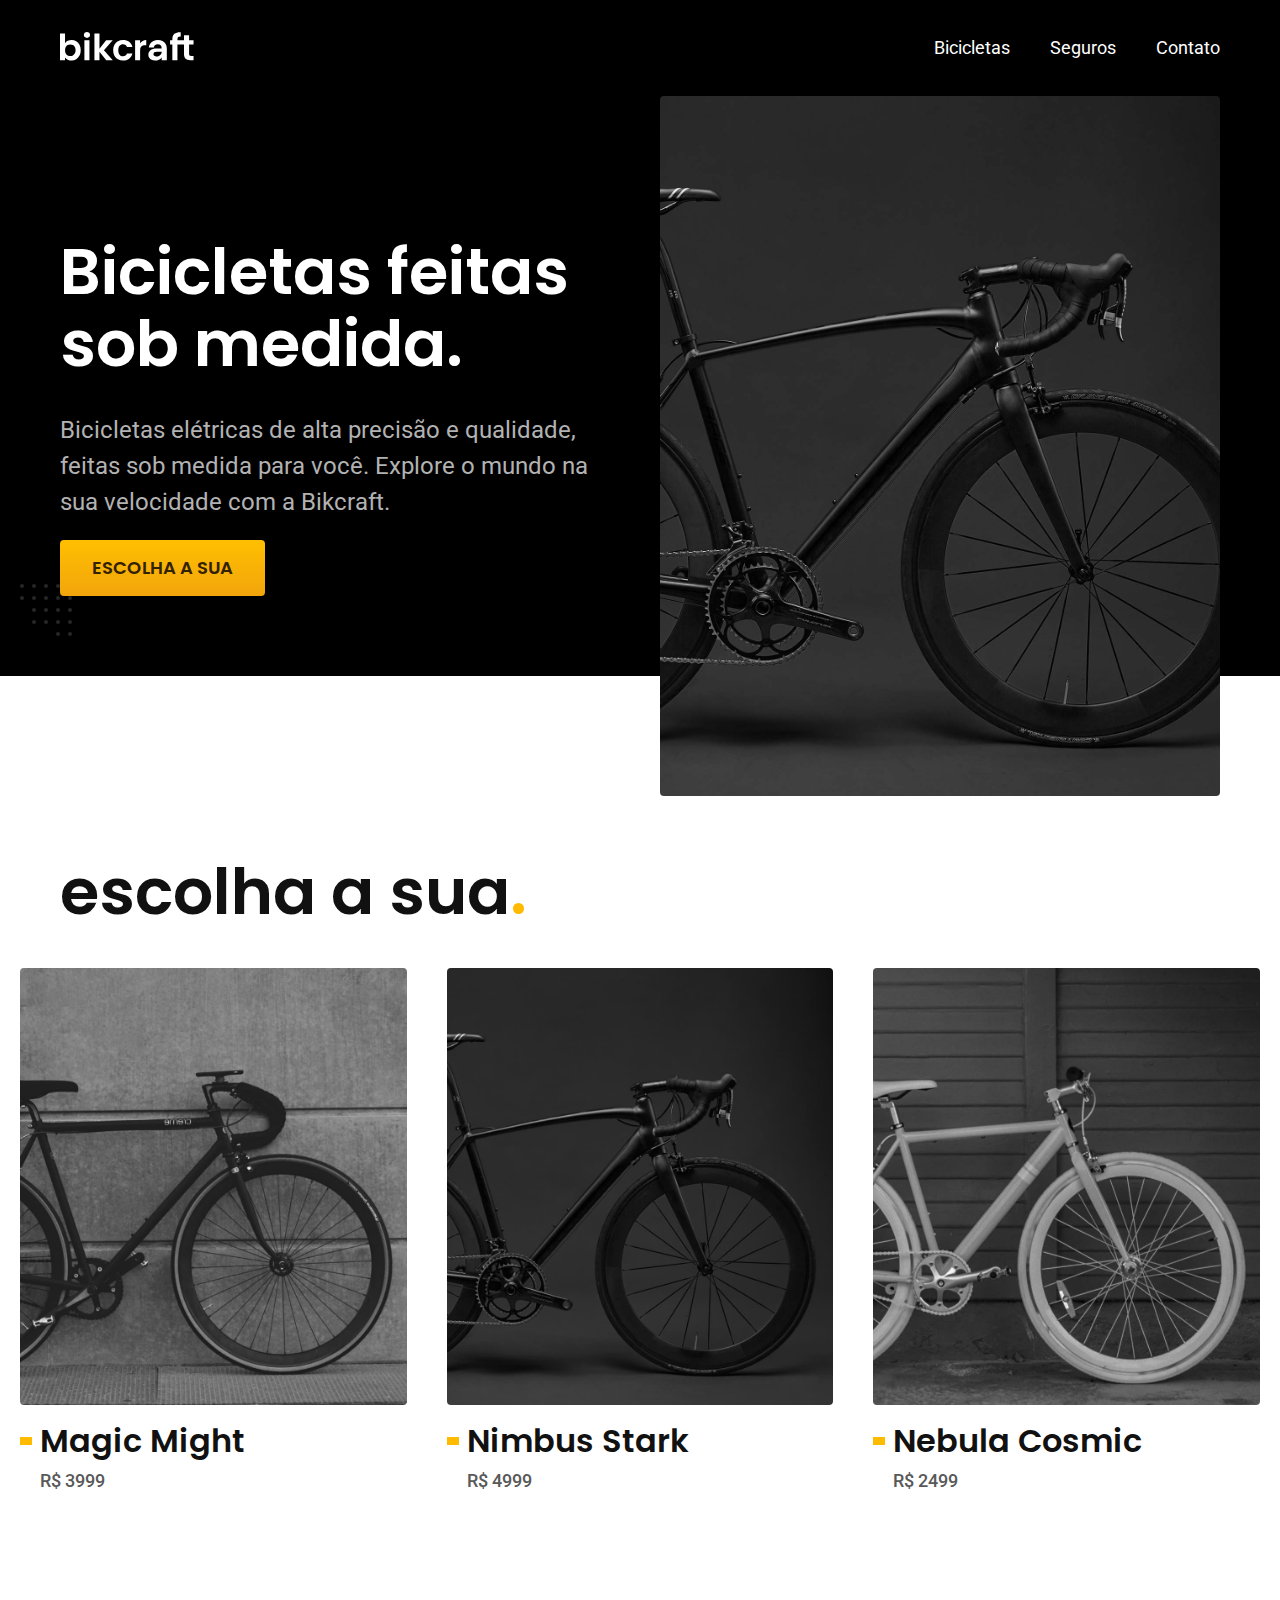
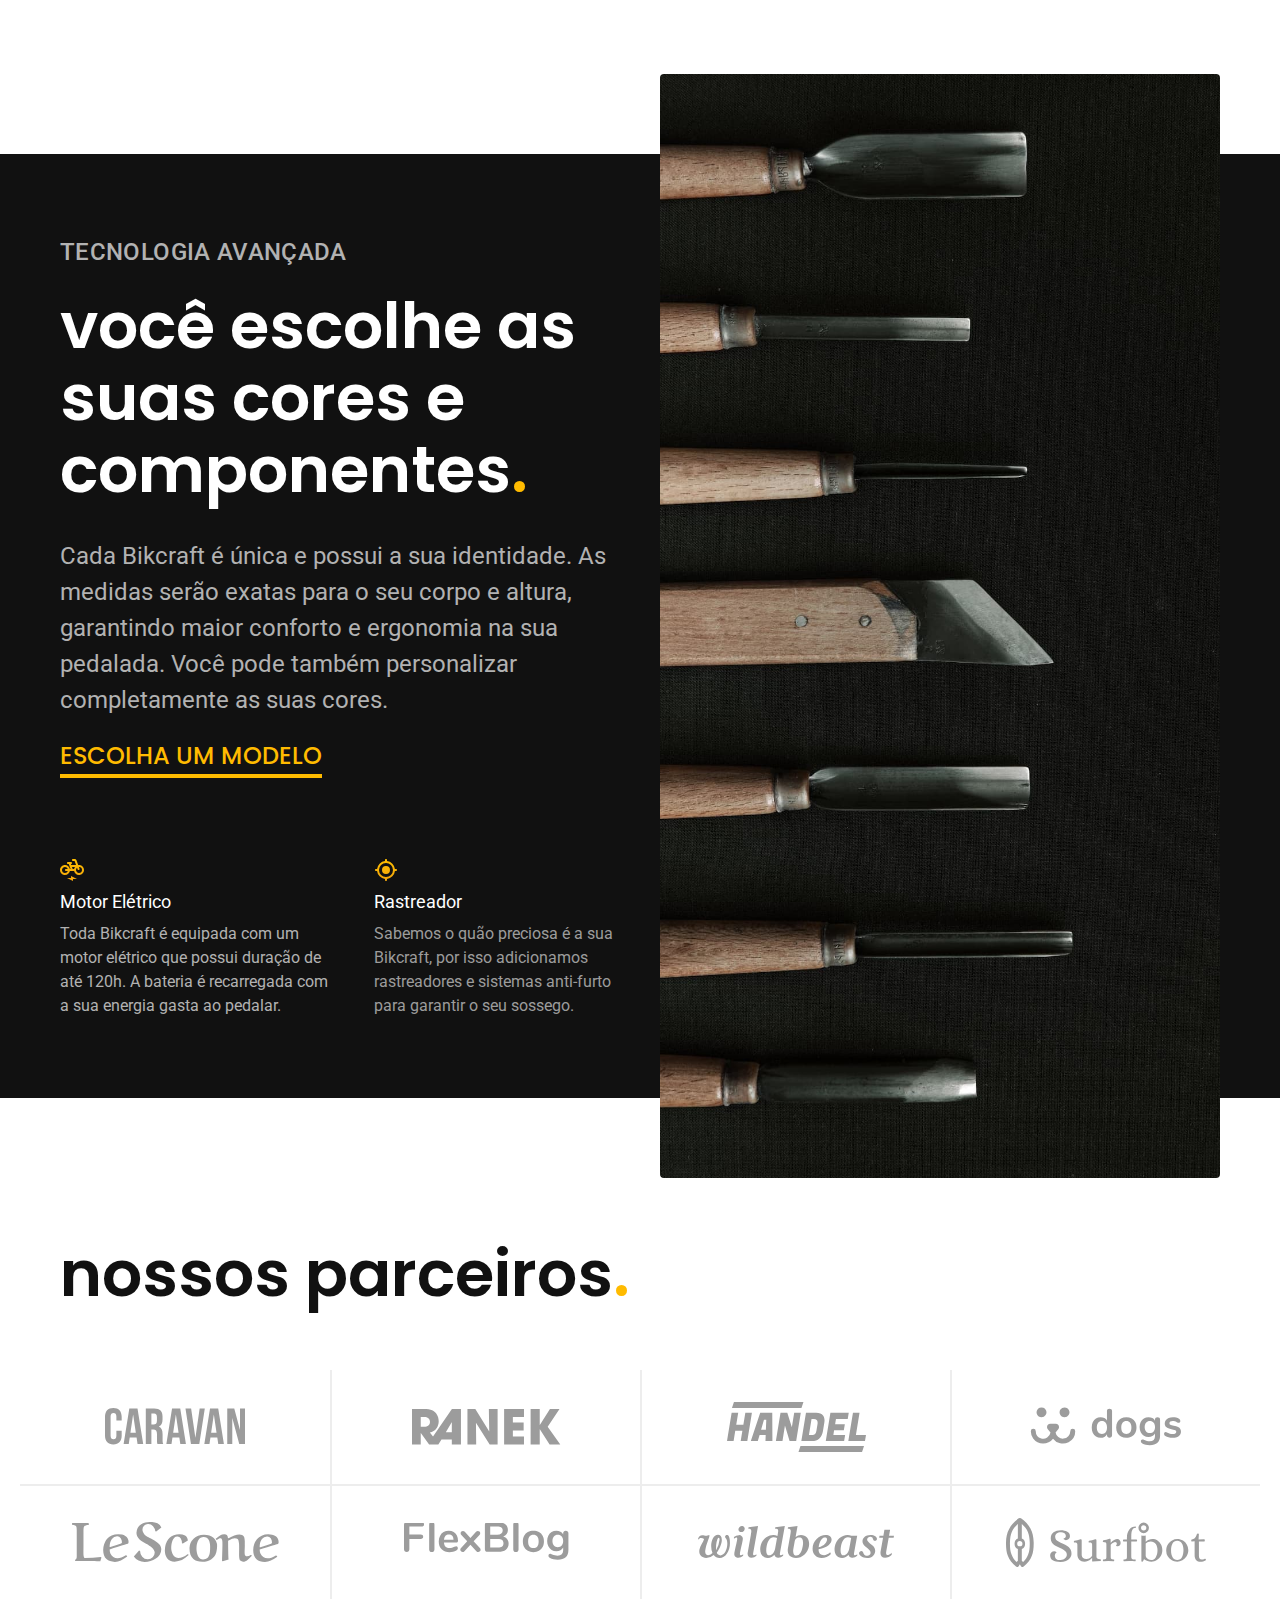
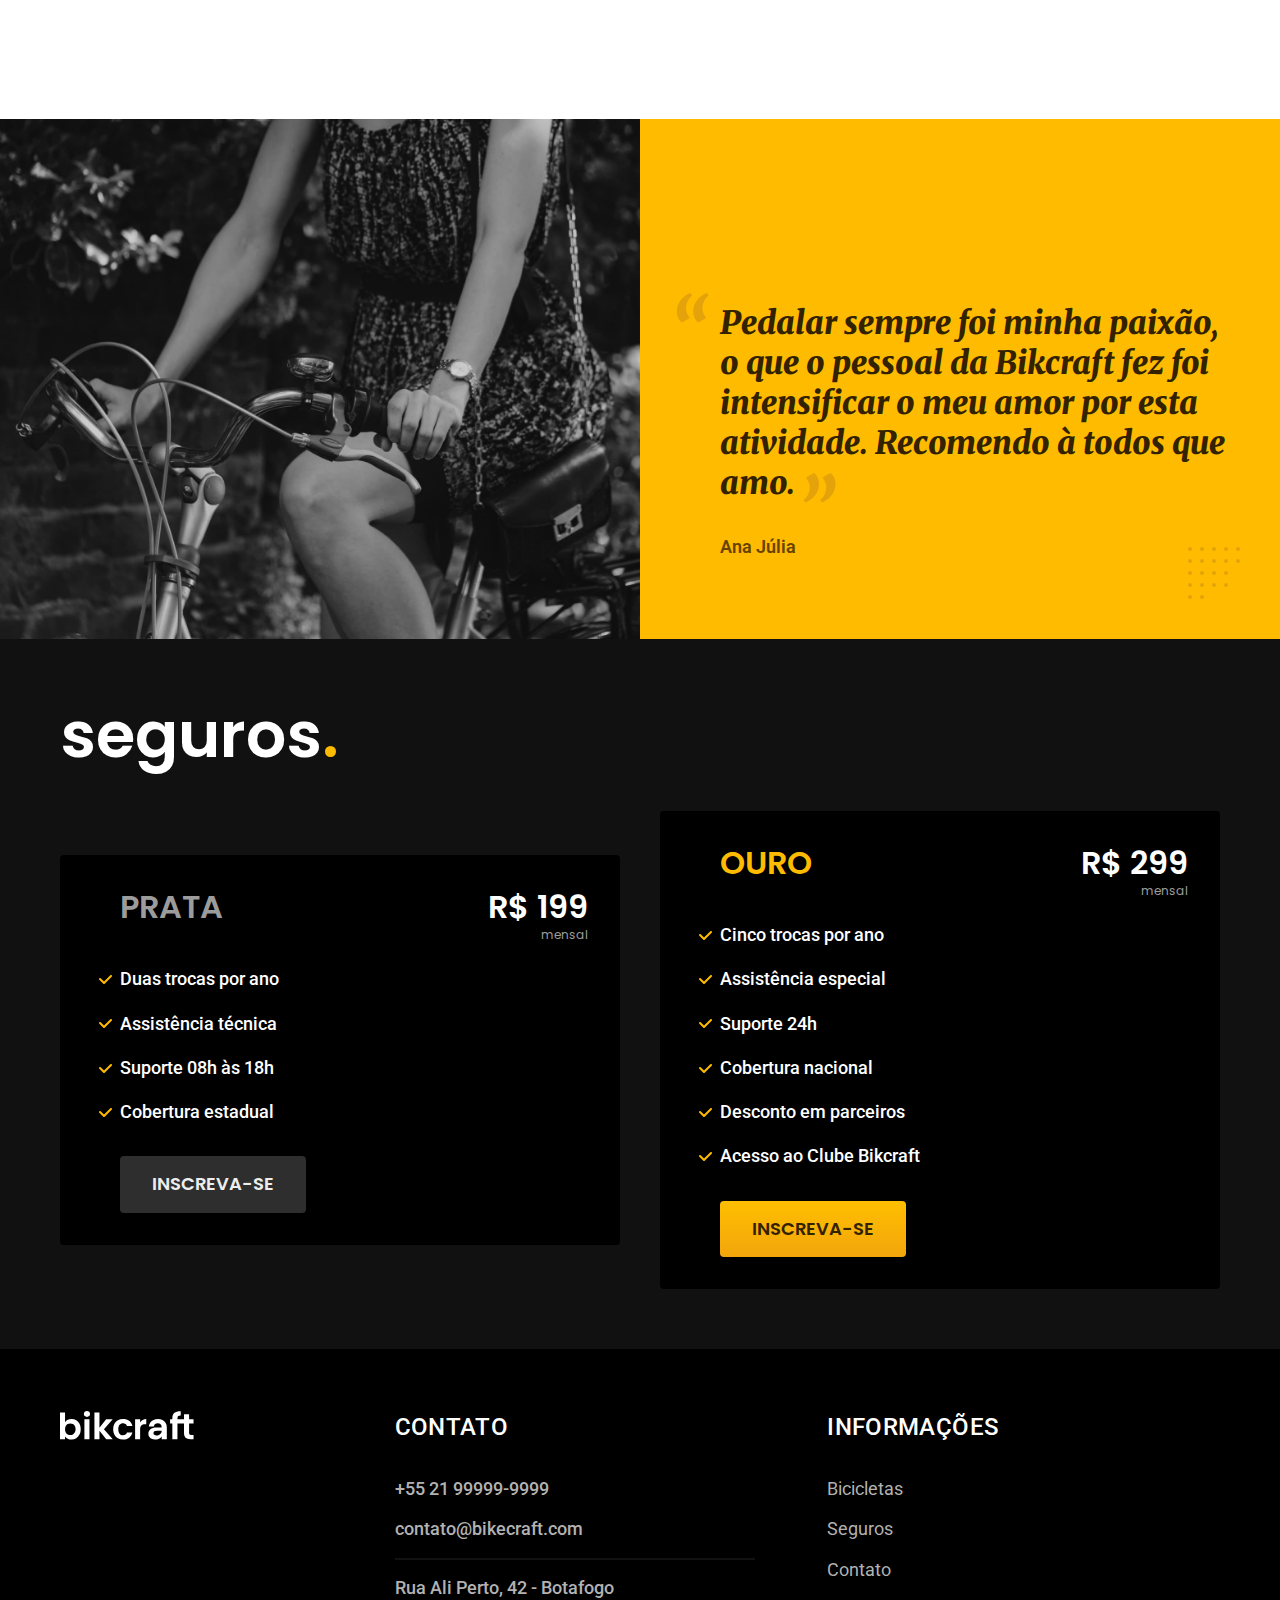
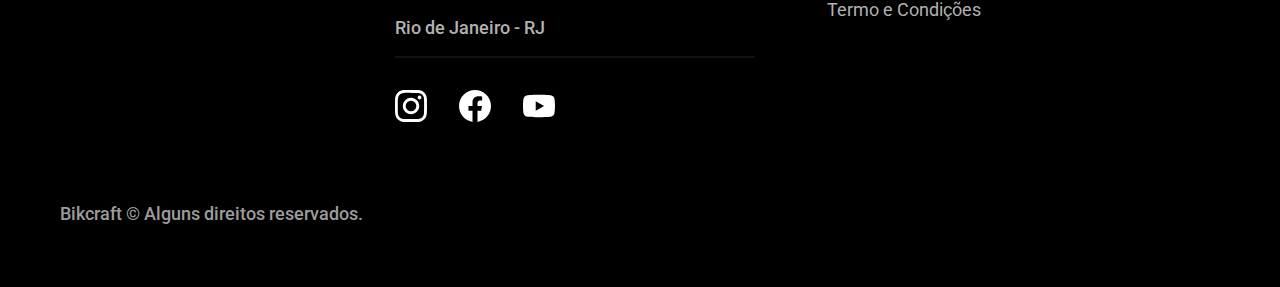
<file: index.html>
<!DOCTYPE html>
<html lang="pt-br">

<head>
  <meta charset="UTF-8">
  <meta name="viewport" content="width=device-width, initial-scale=1.0">
  <title>Bikcraft - Bicicletas Elétricas</title>
  <meta name="description" content="Bicicletas elétricas de alta precisão e qualidade,  feitas sob medida para o cliente. Explore o mundo na sua velocidade com a Bikcraft.">

  <link rel="icon" href="./favicon.svg" type="image/svg+xml">
  <link rel="preload" href="./css/style.min.css" as="style">
  <link rel="stylesheet" href="./css/style.min.css">

  <link rel="preconnect" href="https://fonts.googleapis.com">
  <link rel="preconnect" href="https://fonts.gstatic.com" crossorigin>
  <link href="https://fonts.googleapis.com/css2?family=Merriweather:ital,opsz,wght@1,18..144,900&family=Poppins:wght@400;600&family=Roboto:ital,wght@0,100..900;1,100..900&display=swap" rel="stylesheet">

  <script>
    document.documentElement.classList.add('js');
  </script>
</head>

<body>
  <header class="header-bg">
    <div class="header container">
      <a href="./index.html">
        <svg width="136" height="32" fill="none" xmlns="http://www.w3.org/2000/svg">
          <path d="M5.04 13.196c.648-.96 1.536-1.74 2.664-2.34 1.152-.6 2.46-.9 3.924-.9 1.704 0 3.24.42 4.608 1.26 1.392.84 2.484 2.04 3.276 3.6.816 1.536 1.224 3.324 1.224 5.364s-.408 3.852-1.224 5.436c-.792 1.56-1.884 2.772-3.276 3.636-1.368.864-2.904 1.296-4.608 1.296-1.488 0-2.796-.288-3.924-.864-1.104-.6-1.992-1.368-2.664-2.304v2.844H0V3.584h5.04v9.612Zm10.548 6.984c0-1.2-.252-2.232-.756-3.096-.48-.888-1.128-1.56-1.944-2.016a5.104 5.104 0 0 0-2.592-.684c-.912 0-1.776.24-2.592.72-.792.456-1.44 1.128-1.944 2.016-.48.888-.72 1.932-.72 3.132 0 1.2.24 2.244.72 3.132.504.888 1.152 1.572 1.944 2.052.816.456 1.68.684 2.592.684.936 0 1.8-.24 2.592-.72.816-.48 1.464-1.164 1.944-2.052.504-.888.756-1.944.756-3.168ZM26.954 7.904c-.888 0-1.632-.276-2.232-.828-.576-.576-.864-1.284-.864-2.124 0-.84.288-1.536.864-2.088.6-.576 1.344-.864 2.232-.864.888 0 1.62.288 2.196.864.6.552.9 1.248.9 2.088 0 .84-.3 1.548-.9 2.124-.576.552-1.308.828-2.196.828Zm2.484 2.376v19.944h-5.04V10.28h5.04Zm16.788 19.944-6.768-8.496v8.496h-5.04V3.584h5.04V18.74l6.696-8.46h6.552l-8.784 10.008 8.856 9.936h-6.552Zm6.919-9.972c0-2.064.42-3.864 1.26-5.4.84-1.56 2.004-2.76 3.492-3.6 1.488-.864 3.192-1.296 5.112-1.296 2.472 0 4.512.624 6.12 1.872 1.632 1.224 2.724 2.952 3.276 5.184H66.97c-.288-.864-.78-1.536-1.476-2.016-.672-.504-1.512-.756-2.52-.756-1.44 0-2.58.528-3.42 1.584-.84 1.032-1.26 2.508-1.26 4.428 0 1.896.42 3.372 1.26 4.428.84 1.032 1.98 1.548 3.42 1.548 2.04 0 3.372-.912 3.996-2.736h5.436c-.552 2.16-1.644 3.876-3.276 5.148-1.632 1.272-3.672 1.908-6.12 1.908-1.92 0-3.624-.42-5.112-1.26a9.161 9.161 0 0 1-3.492-3.6c-.84-1.56-1.26-3.372-1.26-5.436h-.001Zm26.993-6.876a7.133 7.133 0 0 1 2.52-2.484c1.056-.6 2.256-.9 3.6-.9v5.292h-1.332c-1.584 0-2.784.372-3.6 1.116-.792.744-1.188 2.04-1.188 3.888v9.936h-5.04V10.28h5.04v3.096Zm21.574 14.004c-.552.912-1.452 1.68-2.7 2.304-1.248.6-2.592.9-4.032.9-1.248 0-2.376-.252-3.384-.756s-1.8-1.2-2.376-2.088c-.576-.888-.864-1.908-.864-3.06 0-1.848.684-3.36 2.052-4.536 1.392-1.176 3.468-1.764 6.228-1.764h5.076c-.048-1.272-.42-2.28-1.116-3.024-.672-.768-1.608-1.152-2.808-1.152-1.056 0-1.932.288-2.628.864-.696.552-1.14 1.332-1.332 2.34h-5.04c.24-1.44.756-2.724 1.548-3.852a8.143 8.143 0 0 1 3.168-2.664c1.32-.648 2.796-.972 4.428-.972 1.68 0 3.192.348 4.536 1.044a7.7 7.7 0 0 1 3.204 2.988c.768 1.296 1.152 2.82 1.152 4.572v11.7h-5.112V27.38Zm-5.256-.864c.84 0 1.656-.18 2.448-.54.816-.36 1.488-.9 2.016-1.62.528-.72.792-1.572.792-2.556v-.144h-4.788c-1.152 0-2.016.228-2.592.684-.552.456-.828 1.056-.828 1.8 0 .72.252 1.296.756 1.728.528.432 1.26.648 2.196.648Zm20.997-12.096v15.804h-5.112V14.42h-2.268v-4.14h2.268V9.272c0-2.448.696-4.248 2.088-5.4 1.392-1.152 3.492-1.692 6.3-1.62V6.5c-1.224-.024-2.076.18-2.556.612s-.72 1.212-.72 2.34v.828h6.55V5.348h5.076v4.932h4.464v4.14h-4.464v9.648c0 .672.156 1.164.468 1.476.336.288.888.432 1.656.432h2.34v4.248h-3.168c-4.248 0-6.372-2.064-6.372-6.192V14.42h-6.55Z" fill="#fff" />
        </svg>
      </a>
      <nav aria-label="primaria">
        <ul class="header-menu font-1-m cor-0 ">
          <li><a href="./bicicletas.html">Bicicletas</a></li>
          <li><a href="./seguros.html">Seguros</a></li>
          <li><a href="./contato.html">Contato</a></li>
        </ul>
      </nav>
    </div>
  </header>

  <main class="introducao-bg">
    <div class="introducao container">
      <div class="introducao-conteudo">
        <h1 class="font-1-xxl cor-0 fadeInDown" data-anime="200">Bicicletas feitas sob medida<span class="cor-primaria-1">.</span></h1>
        <p class="font-2-l cor-5 fadeInDown" data-anime="400">Bicicletas elétricas de alta precisão e qualidade, feitas sob medida para você. Explore o mundo na sua velocidade com a Bikcraft.
        </p>
        <a class="botao fadeInDown" href="./bicicletas.html" data-anime="600">Escolha a sua</a>
      </div>
      <picture data-anime="800" class="fadeInDown">
        <source media="(max-width: 800px)" srcset="./img/bicicletas/nimbus.jpg">
        <img src="./img/fotos/introducao.jpg" width="1280" height="1600" alt="Bicicleta elétrica preta">
      </picture>
    </div>
  </main>

  <article class="bicicletas-lista fadeInDown" data-anime="800">
    <h2 class="font-1-xxl container">escolha a sua<span class="cor-primaria-1">.</span></h2>

    <ul class="bicicletas-lista-itens ">
      <li>
        <a href="./bicicletas/magic.html">
          <img src="./img/bicicletas/magic-home.jpg" width="920" height="1040" alt="Bicicleta Magic Might">
          <h3 class="font-1-xl">Magic Might</h3>
          <span class="font-2-m cor-8">R$ 3999</span>
        </a>
      </li>

      <li>
        <a href="./bicicletas/nimbus.html">
          <img src="./img/bicicletas/nimbus-home.jpg" width="920" height="1040" alt="Bicicleta Nimbus Stark">
          <h3 class="font-1-xl">Nimbus Stark</h3>
          <span class="font-2-m cor-8">R$ 4999</span>
        </a>
      </li>

      <li>
        <a href="./bicicletas/nebula.html">
          <img src="./img/bicicletas/nebula-home.jpg" width="920" height="1040" alt="Bicicleta Nebula Cosmic">
          <h3 class="font-1-xl">Nebula Cosmic</h3>
          <span class="font-2-m cor-8">R$ 2499</span>
        </a>
      </li>
    </ul>
  </article>

  <article class="tecnologia-bg">
    <div class="tecnologia container">
      <div class="tecnologia-conteudo">
        <span class="font-2-l-b cor-5">Tecnologia Avançada</span>
        <h2 class="font-1-xxl cor-0">você escolhe as suas cores e componentes<span class="cor-primaria-1">.</span></h2>
        <p class="font-2-l cor-5">Cada Bikcraft é única e possui a sua identidade. As medidas serão exatas para o seu corpo e altura, garantindo maior conforto e ergonomia na sua pedalada. Você pode também personalizar completamente as suas cores.</p>
        <a class="link" href="./bicicletas.html">Escolha um modelo</a>
        <div class="tecnologia-vantagens">
          <div>
            <img src="./img/icones/eletrica.svg" width="24" height="24" alt="">
            <h3 class="font-1-m cor-0">Motor Elétrico</h3>
            <p class="font-2-s cor-5">Toda Bikcraft é equipada com um motor elétrico que possui duração de até 120h. A bateria é recarregada com a sua energia gasta ao pedalar.</p>
          </div>
          <div>
            <img src="./img/icones/rastreador.svg" width="24" height="24" alt="">
            <h3 class="font-1-m cor-0">Rastreador</h3>
            <p class="font-2-s cor-6">Sabemos o quão preciosa é a sua Bikcraft, por isso adicionamos rastreadores e sistemas anti-furto para garantir o seu sossego.</p>
          </div>
        </div>
      </div>
      <div class="tecnologia-imagem">
        <img src="./img/fotos/tecnologia.jpg" width="1200" height="1920" alt="">
      </div>
    </div>
  </article>

  <section class="parceiros" aria-label="Nossos Parceiros">
    <h2 class="font-1-xxl container">nossos parceiros<span class="cor-primaria-1">.</span></h2>

    <ul>
      <li><img src="./img/parceiros/caravan.svg" width="140" height="38" alt="caravan"></li>
      <li><img src="./img/parceiros/ranek.svg" width="149" height="36" alt="ranek"></li>
      <li><img src="./img/parceiros/handel.svg" width="139" height="50" alt="handel"></li>
      <li><img src="./img/parceiros/dogs.svg" width="152" height="39" alt="dogs"></li>
      <li><img src="./img/parceiros/lescone.svg" width="208" height="41" alt="lescone"></li>
      <li><img src="./img/parceiros/flexblog.svg" width="165" height="38" alt="flexblog"></li>
      <li><img src="./img/parceiros/wildbeast.svg" width="196" height="34" alt="wildbeast"></li>
      <li><img src="./img/parceiros/surfbot.svg" width="200" height="49" alt="surfbot"></li>
    </ul>
  </section>
  <section class="depoimento" aria-label="Depoimento">
    <div>
      <img src="./img/fotos/depoimento.jpg" width="1560" height="1360" alt="Pessoa pedalando uma bicicleta Bikcraft">
    </div>
    <div class="depoimento-conteudo">
      <blockquote class="font-1-xl cor-primaria-5">
        <p>Pedalar sempre foi minha paixão, o que o pessoal da Bikcraft fez foi intensificar o meu amor por esta atividade. Recomendo à todos que amo.</p>
      </blockquote>
      <span class="font-1-m-b cor-primaria-4">Ana Júlia</span>
    </div>
  </section>

  <article class="seguros-bg">
    <div class="seguros container">
      <h2 class="font-1-xxl cor-0">seguros<span class="cor-primaria-1">.</span></h2>

      <div class="seguros-item">
        <h3 class="font-1-xl cor-6">PRATA</h3>
        <span class="font-1-xl cor-0">R$ 199 <span class="font-1-xs cor-6">mensal</span></span>
        <ul class="font-2-m cor-0">
          <li>Duas trocas por ano</li>
          <li>Assistência técnica</li>
          <li>Suporte 08h às 18h</li>
          <li>Cobertura estadual</li>
        </ul>
        <a class="botao secundario" href="./orcamento.html">Inscreva-se</a>
      </div>

      <div class="seguros-item">
        <h3 class="font-1-xl cor-primaria-1">OURO</h3>
        <span class="font-1-xl cor-0">R$ 299 <span class="font-1-xs cor-6">mensal</span></span>
        <ul class="font-2-m cor-0">
          <li>Cinco trocas por ano</li>
          <li>Assistência especial</li>
          <li>Suporte 24h</li>
          <li>Cobertura nacional</li>
          <li>Desconto em parceiros</li>
          <li>Acesso ao Clube Bikcraft</li>
        </ul>
        <a class="botao" href="./orcamento.html">Inscreva-se</a>
      </div>
    </div>
  </article>

  <footer class="footer-bg">
    <div class="footer container">
      <img src="./img/bikcraft.svg" width="136" height="32" alt="Bikcraft">
      <div class="footer-contato">
        <h3 class="font-2-l-b cor-0">Contato</h3>
        <ul class=" font-2-m cor-5">
          <li><a href="tel:+5521999999999">+55 21 99999-9999</a></li>
          <li><a href="mailto:contato@bikecraft.com
            ">contato@bikecraft.com</a></li>
          <li>Rua Ali Perto, 42 - Botafogo</li>
          <li>Rio de Janeiro - RJ</li>
        </ul>
        <div class="footer-redes">
          <a href="./"><img src="./img/redes/instagram.svg" width="32" height="32" alt="Instagram"></a>
          <a href="./"><img src="./img/redes/facebook.svg" width="32" height="32" alt="Facebook"></a>
          <a href="./"><img src="./img/redes/youtube.svg" width="32" height="32" alt="Youtube"></a>
        </div>
      </div>
      <div class="footer-informacoes">
        <h3 class="font-2-l-b cor-0">Informações</h3>
        <nav>
          <ul class="font-1-m cor-5">
            <li><a href="./bicicletas.html">Bicicletas</a></li>
            <li><a href="./seguros.html">Seguros</a></li>
            <li><a href="./contato.html">Contato</a></li>
            <li><a href="./termos.html">Termo e Condições</a></li>
          </ul>
        </nav>
      </div>
      <p class="footer-copy font-2-m cor-6">Bikcraft © Alguns direitos reservados.</p>
    </div>
  </footer>
  <script src="./js/plugins/simple-anime.js"></script>
  <script src="./js/script.js"></script>

</body>

</html>
</file>
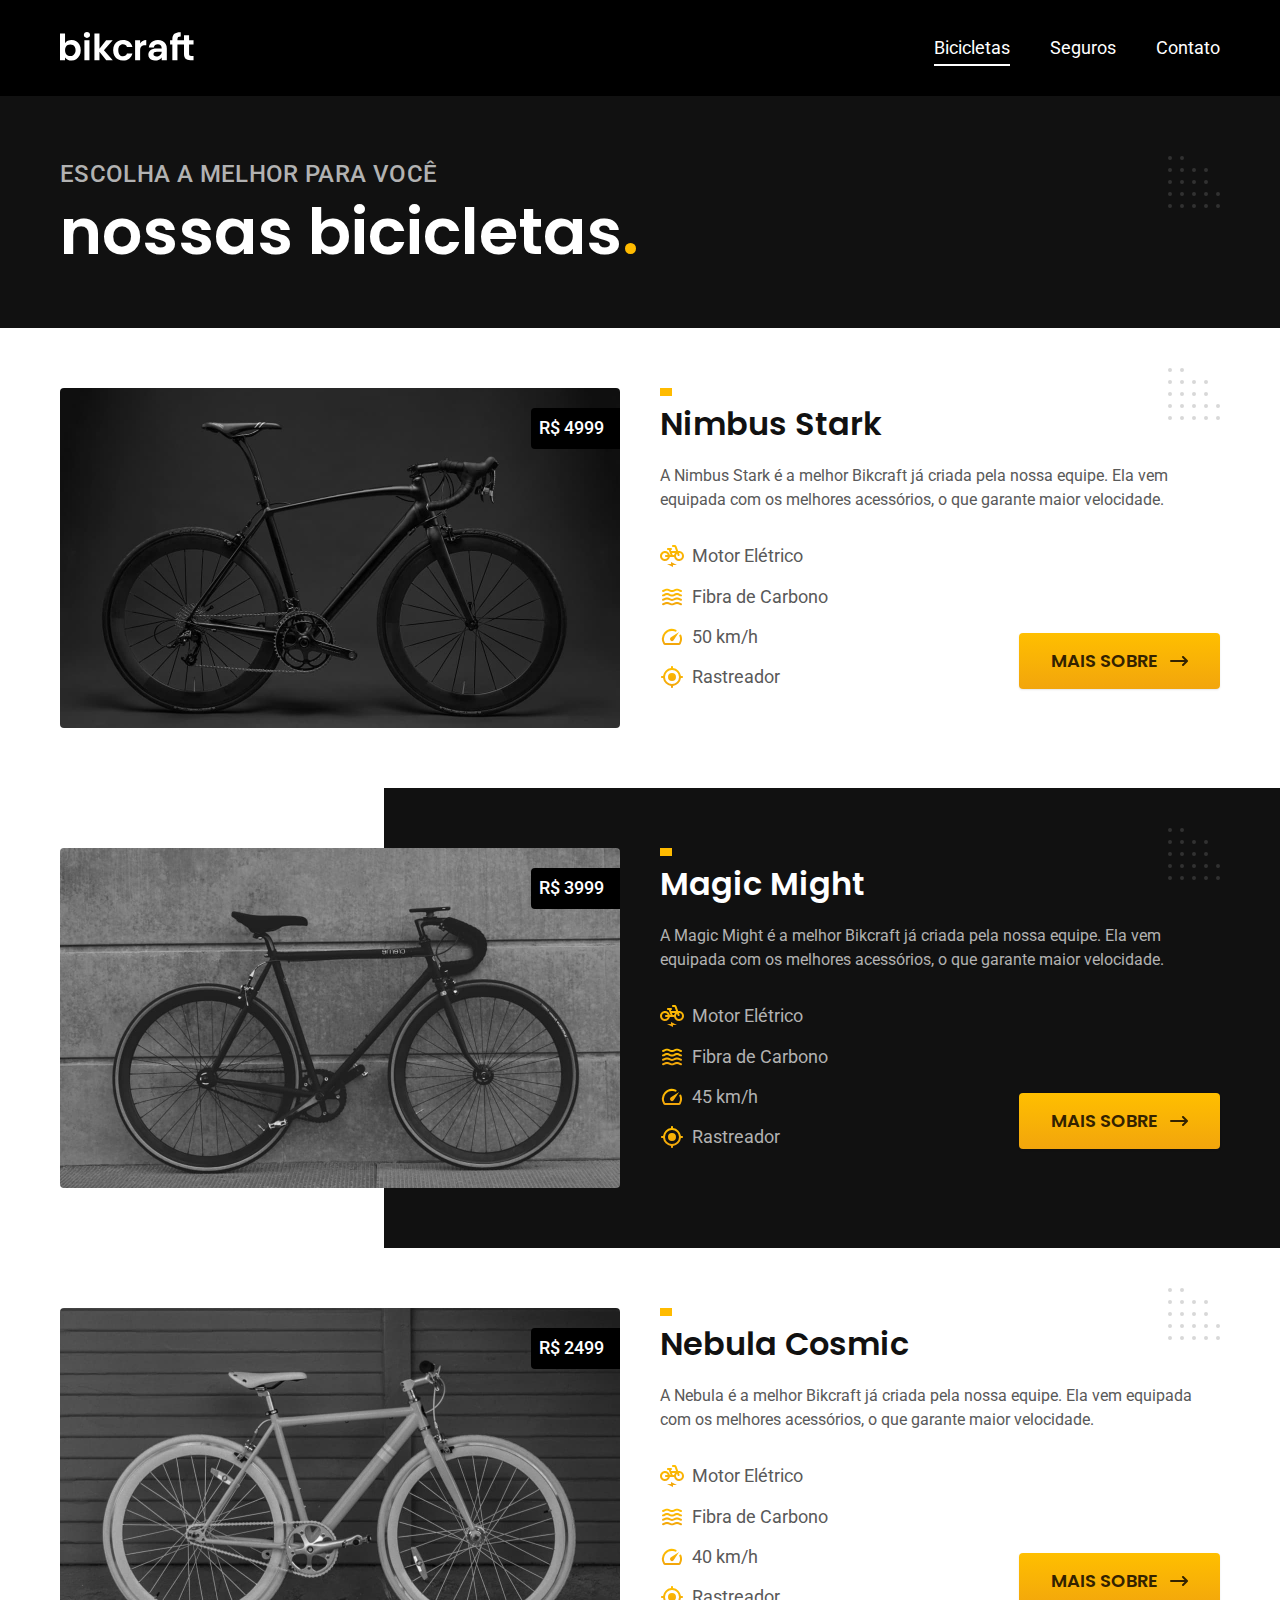
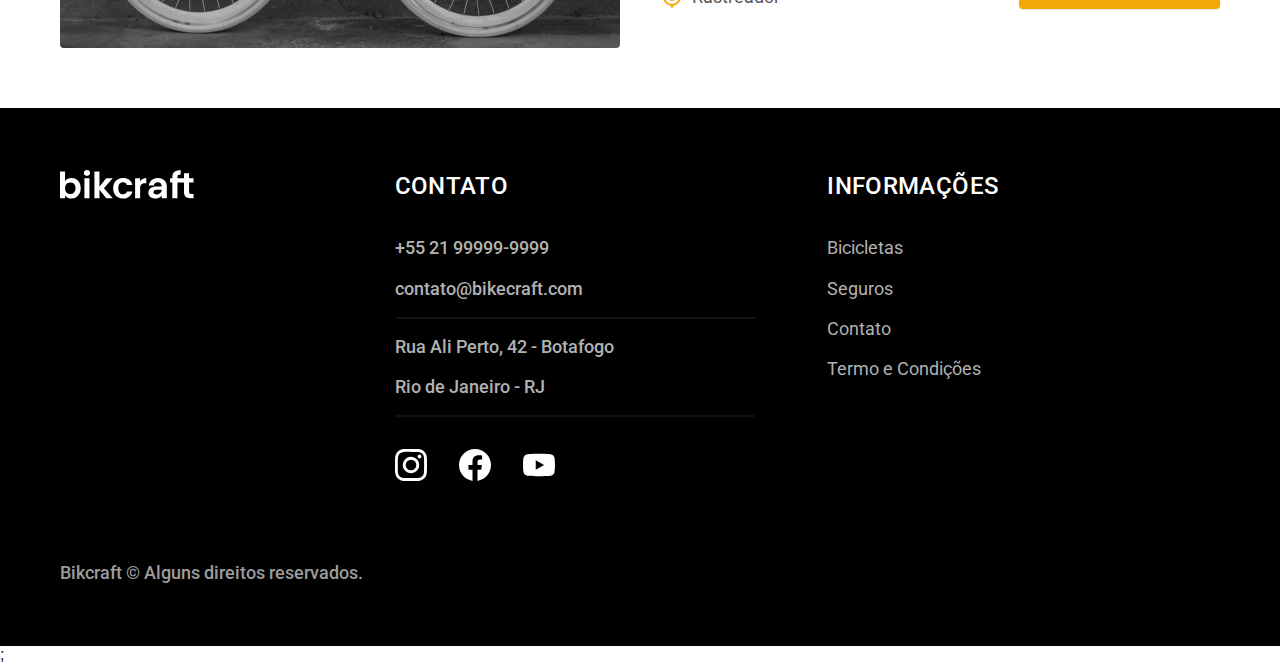
<file: bicicletas.html>
<!DOCTYPE html>
<html lang="pt-br">

<head>
  <meta charset="UTF-8">
  <meta name="viewport" content="width=device-width, initial-scale=1.0">
  <title>Bicicletas - Bikcraft</title>
  <meta name="description" content="Bicicletas Bikcraft">
  <link rel="icon" href="./favicon.svg" type="image/svg+xml">
  <link rel="preload" href="./css/style.min.css" as="style">
  <link rel="stylesheet" href="./css/style.min.css">

  <link rel="preconnect" href="https://fonts.googleapis.com">
  <link rel="preconnect" href="https://fonts.gstatic.com" crossorigin>
  <link href="https://fonts.googleapis.com/css2?family=Merriweather:ital,opsz,wght@1,18..144,900&family=Poppins:wght@400;600&family=Roboto:ital,wght@0,100..900;1,100..900&display=swap" rel="stylesheet">

  <script>
    document.documentElement.classList.add('js');
  </script>
</head>

<body id="bicicletas">
  <header class="header-bg">
    <div class="header container">
      <a href="./index.html">
        <svg width="136" height="32" fill="none" xmlns="http://www.w3.org/2000/svg">
          <path d="M5.04 13.196c.648-.96 1.536-1.74 2.664-2.34 1.152-.6 2.46-.9 3.924-.9 1.704 0 3.24.42 4.608 1.26 1.392.84 2.484 2.04 3.276 3.6.816 1.536 1.224 3.324 1.224 5.364s-.408 3.852-1.224 5.436c-.792 1.56-1.884 2.772-3.276 3.636-1.368.864-2.904 1.296-4.608 1.296-1.488 0-2.796-.288-3.924-.864-1.104-.6-1.992-1.368-2.664-2.304v2.844H0V3.584h5.04v9.612Zm10.548 6.984c0-1.2-.252-2.232-.756-3.096-.48-.888-1.128-1.56-1.944-2.016a5.104 5.104 0 0 0-2.592-.684c-.912 0-1.776.24-2.592.72-.792.456-1.44 1.128-1.944 2.016-.48.888-.72 1.932-.72 3.132 0 1.2.24 2.244.72 3.132.504.888 1.152 1.572 1.944 2.052.816.456 1.68.684 2.592.684.936 0 1.8-.24 2.592-.72.816-.48 1.464-1.164 1.944-2.052.504-.888.756-1.944.756-3.168ZM26.954 7.904c-.888 0-1.632-.276-2.232-.828-.576-.576-.864-1.284-.864-2.124 0-.84.288-1.536.864-2.088.6-.576 1.344-.864 2.232-.864.888 0 1.62.288 2.196.864.6.552.9 1.248.9 2.088 0 .84-.3 1.548-.9 2.124-.576.552-1.308.828-2.196.828Zm2.484 2.376v19.944h-5.04V10.28h5.04Zm16.788 19.944-6.768-8.496v8.496h-5.04V3.584h5.04V18.74l6.696-8.46h6.552l-8.784 10.008 8.856 9.936h-6.552Zm6.919-9.972c0-2.064.42-3.864 1.26-5.4.84-1.56 2.004-2.76 3.492-3.6 1.488-.864 3.192-1.296 5.112-1.296 2.472 0 4.512.624 6.12 1.872 1.632 1.224 2.724 2.952 3.276 5.184H66.97c-.288-.864-.78-1.536-1.476-2.016-.672-.504-1.512-.756-2.52-.756-1.44 0-2.58.528-3.42 1.584-.84 1.032-1.26 2.508-1.26 4.428 0 1.896.42 3.372 1.26 4.428.84 1.032 1.98 1.548 3.42 1.548 2.04 0 3.372-.912 3.996-2.736h5.436c-.552 2.16-1.644 3.876-3.276 5.148-1.632 1.272-3.672 1.908-6.12 1.908-1.92 0-3.624-.42-5.112-1.26a9.161 9.161 0 0 1-3.492-3.6c-.84-1.56-1.26-3.372-1.26-5.436h-.001Zm26.993-6.876a7.133 7.133 0 0 1 2.52-2.484c1.056-.6 2.256-.9 3.6-.9v5.292h-1.332c-1.584 0-2.784.372-3.6 1.116-.792.744-1.188 2.04-1.188 3.888v9.936h-5.04V10.28h5.04v3.096Zm21.574 14.004c-.552.912-1.452 1.68-2.7 2.304-1.248.6-2.592.9-4.032.9-1.248 0-2.376-.252-3.384-.756s-1.8-1.2-2.376-2.088c-.576-.888-.864-1.908-.864-3.06 0-1.848.684-3.36 2.052-4.536 1.392-1.176 3.468-1.764 6.228-1.764h5.076c-.048-1.272-.42-2.28-1.116-3.024-.672-.768-1.608-1.152-2.808-1.152-1.056 0-1.932.288-2.628.864-.696.552-1.14 1.332-1.332 2.34h-5.04c.24-1.44.756-2.724 1.548-3.852a8.143 8.143 0 0 1 3.168-2.664c1.32-.648 2.796-.972 4.428-.972 1.68 0 3.192.348 4.536 1.044a7.7 7.7 0 0 1 3.204 2.988c.768 1.296 1.152 2.82 1.152 4.572v11.7h-5.112V27.38Zm-5.256-.864c.84 0 1.656-.18 2.448-.54.816-.36 1.488-.9 2.016-1.62.528-.72.792-1.572.792-2.556v-.144h-4.788c-1.152 0-2.016.228-2.592.684-.552.456-.828 1.056-.828 1.8 0 .72.252 1.296.756 1.728.528.432 1.26.648 2.196.648Zm20.997-12.096v15.804h-5.112V14.42h-2.268v-4.14h2.268V9.272c0-2.448.696-4.248 2.088-5.4 1.392-1.152 3.492-1.692 6.3-1.62V6.5c-1.224-.024-2.076.18-2.556.612s-.72 1.212-.72 2.34v.828h6.55V5.348h5.076v4.932h4.464v4.14h-4.464v9.648c0 .672.156 1.164.468 1.476.336.288.888.432 1.656.432h2.34v4.248h-3.168c-4.248 0-6.372-2.064-6.372-6.192V14.42h-6.55Z" fill="#fff" />
        </svg>
      </a>
      <nav aria-label="primaria">
        <ul class="header-menu font-1-m cor-0 ">
          <li><a href="./bicicletas.html">Bicicletas</a></li>
          <li><a href="./seguros.html">Seguros</a></li>
          <li><a href="./contato.html">Contato</a></li>
        </ul>
      </nav>
    </div>
  </header>

  <main>
    <div class="titulo-bg">
      <div class="titulo container fadeInDown" data-anime="100">
        <p class="font-2-l-b cor-5">Escolha a melhor para você</p>
        <h1 class="font-1-xxl cor-0">nossas bicicletas<span class="cor-primaria-1">.</span></h1>
      </div>
    </div>

    <div class="bicicletas container">
      <div class="bicicletas-imagem fadeInLeft" data-anime="200">
        <img src="./img/bicicletas/nimbus.jpg" width="1120" height="680" width="1120" height="680" alt="Bicicleta Preta">
        <span class="font-2-m cor-0">R$ 4999</span>
      </div>
      <div class="bicicletas-conteudo">
        <h2 class="font-1-xl fadeInRight" data-anime="200">Nimbus Stark</h2>
        <p class="font-2-s cor-8 fadeInRight" data-anime="400">A Nimbus Stark é a melhor Bikcraft já criada pela nossa equipe. Ela vem equipada com os melhores acessórios, o que garante maior velocidade.</p>
        <ul class="font-1-m cor-8 fadeInRight" data-anime="400">
          <li>
            <img src="./img/icones/eletrica.svg" width="32" height="32" alt="">
            Motor Elétrico
          </li>
          <li>
            <img src="./img/icones/carbono.svg" width="32" height="32" alt="">
            Fibra de Carbono
          </li>
          <li>
            <img src="./img/icones/velocidade.svg" width="32" height="32" alt="">
            50 km/h
          </li>
          <li>
            <img src="./img/icones/rastreador.svg" width="32" height="32" alt="">
            Rastreador
          </li>
        </ul>
        <a class="botao seta fadeInRight" data-anime="600" href="./bicicletas/nimbus.html">Mais Sobre</a>
      </div>
    </div>

    <div class="bicicletas-bg">
      <div class="bicicletas container">
        <div class="bicicletas-imagem fadeInLeft" data-anime="200">
          <img src="./img/bicicletas/magic.jpg" width="1120" height="680" alt="Bicicleta Preta">
          <span class="font-2-m cor-0">R$ 3999</span>
        </div>
        <div class="bicicletas-conteudo">
          <h2 class="font-1-xl cor-0 fadeInRight" data-anime="200">Magic Might</h2>
          <p class="font-2-s cor-5 fadeInRight" data-anime="400">A Magic Might é a melhor Bikcraft já criada pela nossa equipe. Ela vem equipada com os melhores acessórios, o que garante maior velocidade.</p>
          <ul class="font-1-m cor-5 fadeInRight" data-anime="400">
            <li>
              <img src="./img/icones/eletrica.svg" width="32" height="32" alt="">
              Motor Elétrico
            </li>
            <li>
              <img src="./img/icones/carbono.svg" width="32" height="32" alt="">
              Fibra de Carbono
            </li>
            <li>
              <img src="./img/icones/velocidade.svg" width="32" height="32" alt="">
              45 km/h
            </li>
            <li>
              <img src="./img/icones/rastreador.svg" width="32" height="32" alt="">
              Rastreador
            </li>
          </ul>
          <a class="botao seta fadeInRight" data-anime="600" href="./bicicletas/magic.html">Mais Sobre</a>
        </div>
      </div>
    </div>

    <div class="bicicletas container">
      <div class="bicicletas-imagem fadeInLeft" data-anime="200">
        <img src="./img/bicicletas/nebula.jpg" width="1120" height="680" alt="Bicicleta Preta">
        <span class="font-2-m cor-0">R$ 2499</span>
      </div>
      <div class="bicicletas-conteudo">
        <h2 class="font-1-xl fadeInRight" data-anime="200">Nebula Cosmic</h2>
        <p class="font-2-s cor-8 fadeInRight  " data-anime="400">A Nebula é a melhor Bikcraft já criada pela nossa equipe. Ela vem equipada com os melhores acessórios, o que garante maior velocidade.</p>
        <ul class="font-1-m cor-8 fadeInRight " data-anime="400">
          <li>
            <img src="./img/icones/eletrica.svg" width="32" height="32" alt="">
            Motor Elétrico
          </li>
          <li>
            <img src="./img/icones/carbono.svg" width="32" height="32" alt="">
            Fibra de Carbono
          </li>
          <li>
            <img src="./img/icones/velocidade.svg" width="32" height="32" alt="">
            40 km/h
          </li>
          <li>
            <img src="./img/icones/rastreador.svg" width="32" height="32" alt="">
            Rastreador
          </li>
        </ul>
        <a class="botao seta fadeInRight" data-anime="600" href="./bicicletas/nebula.html">Mais Sobre</a>
      </div>
    </div>


  </main>

  <footer class="footer-bg">
    <div class="footer container">
      <img src="./img/bikcraft.svg" width="136" height="32" alt="Bikcraft">
      <div class="footer-contato">
        <h3 class="font-2-l-b cor-0">Contato</h3>
        <ul class=" font-2-m cor-5">
          <li><a href="tel:+5521999999999">+55 21 99999-9999</a></li>
          <li><a href="mailto:contato@bikecraft.com
            ">contato@bikecraft.com</a></li>
          <li>Rua Ali Perto, 42 - Botafogo</li>
          <li>Rio de Janeiro - RJ</li>
        </ul>
        <div class="footer-redes">
          <a href="./"><img src="./img/redes/instagram.svg" width="32" height="32" alt="Instagram"></a>
          <a href="./"><img src="./img/redes/facebook.svg" width="32" height="32" alt="Facebook"></a>
          <a href="./"><img src="./img/redes/youtube.svg" width="32" height="32" alt="Youtube"></a>
        </div>
      </div>
      <div class="footer-informacoes">
        <h3 class="font-2-l-b cor-0">Informações</h3>
        <nav>
          <ul class="font-1-m cor-5">
            <li><a href="./bicicletas.html">Bicicletas</a></li>
            <li><a href="./seguros.html">Seguros</a></li>
            <li><a href="./contato.html">Contato</a></li>
            <li><a href="./termos.html">Termo e Condições</a></li>
          </ul>
        </nav>
      </div>
      <p class="footer-copy font-2-m cor-6">Bikcraft © Alguns direitos reservados.</p>
    </div>
  </footer>
  <script src="./js/plugins/simple-anime.js"></script>;
  <script src="./js/script.js"></script>

</body>

</html>
</file>
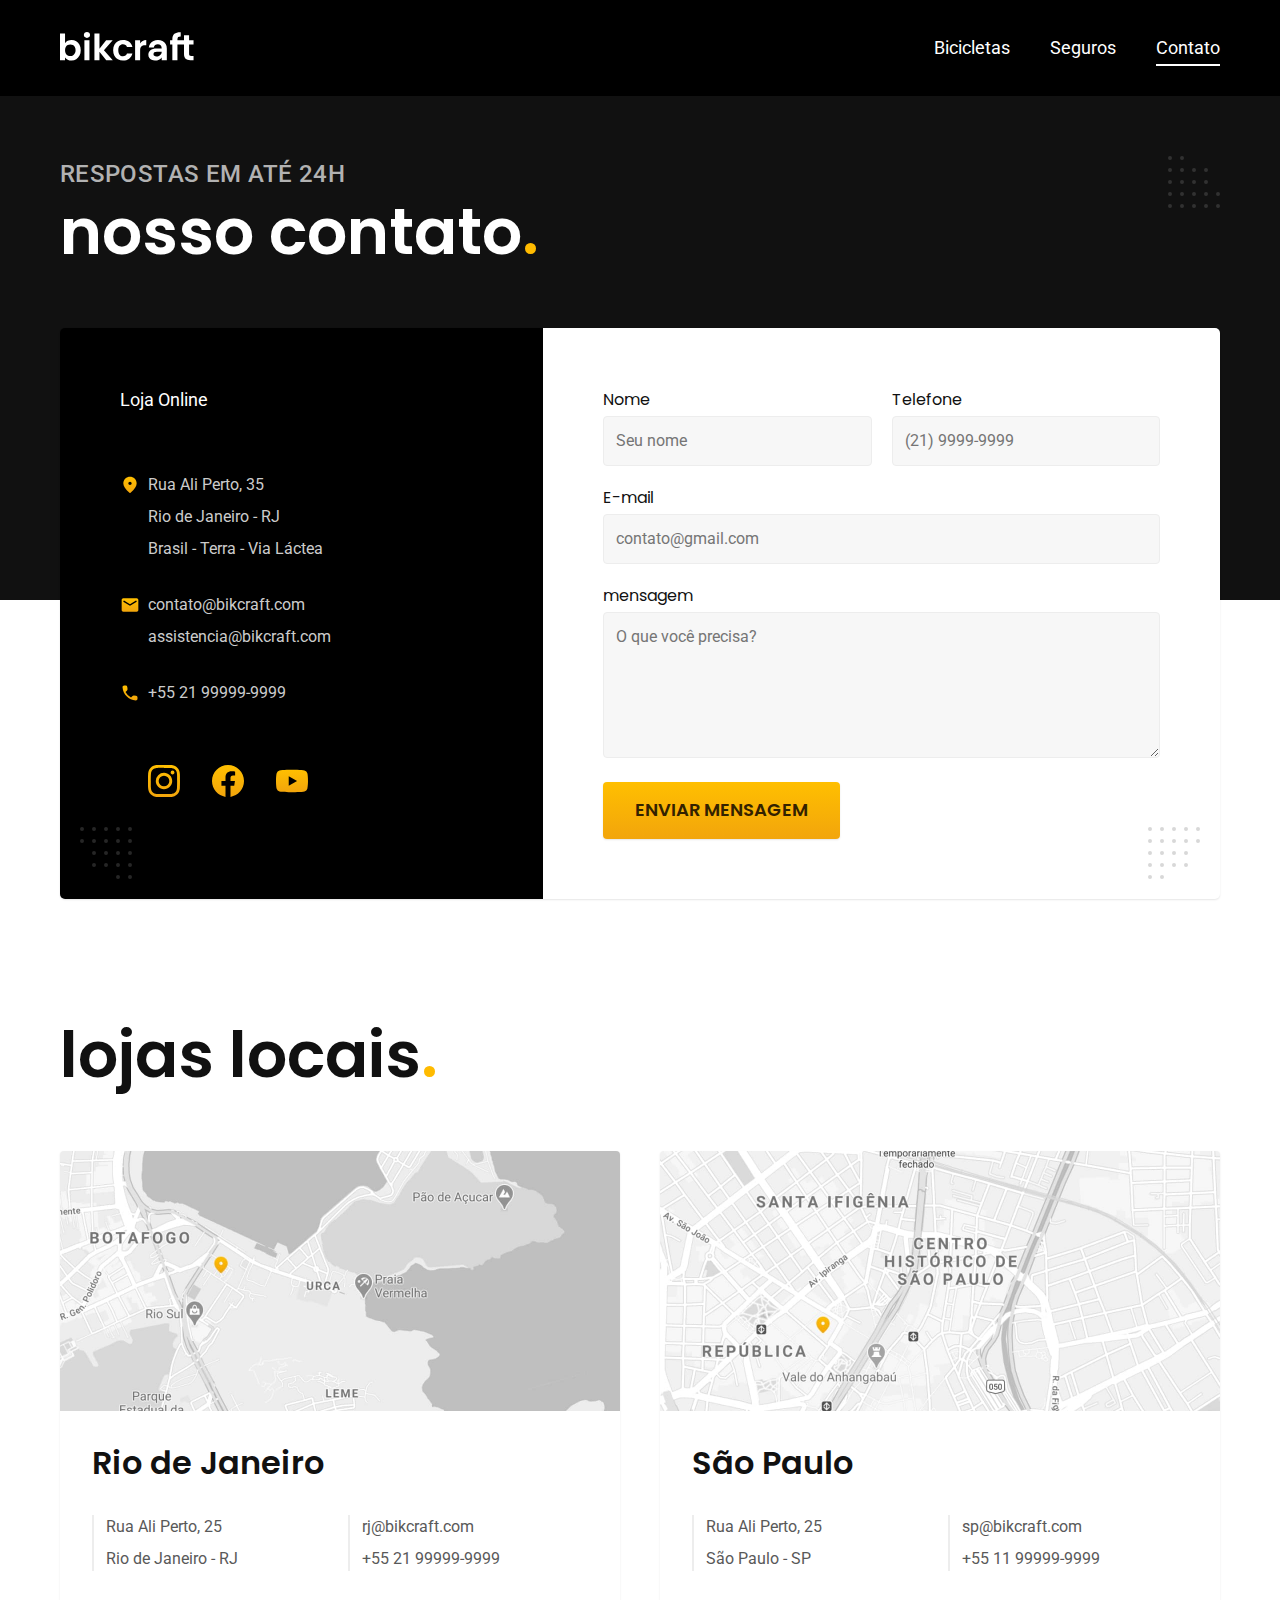
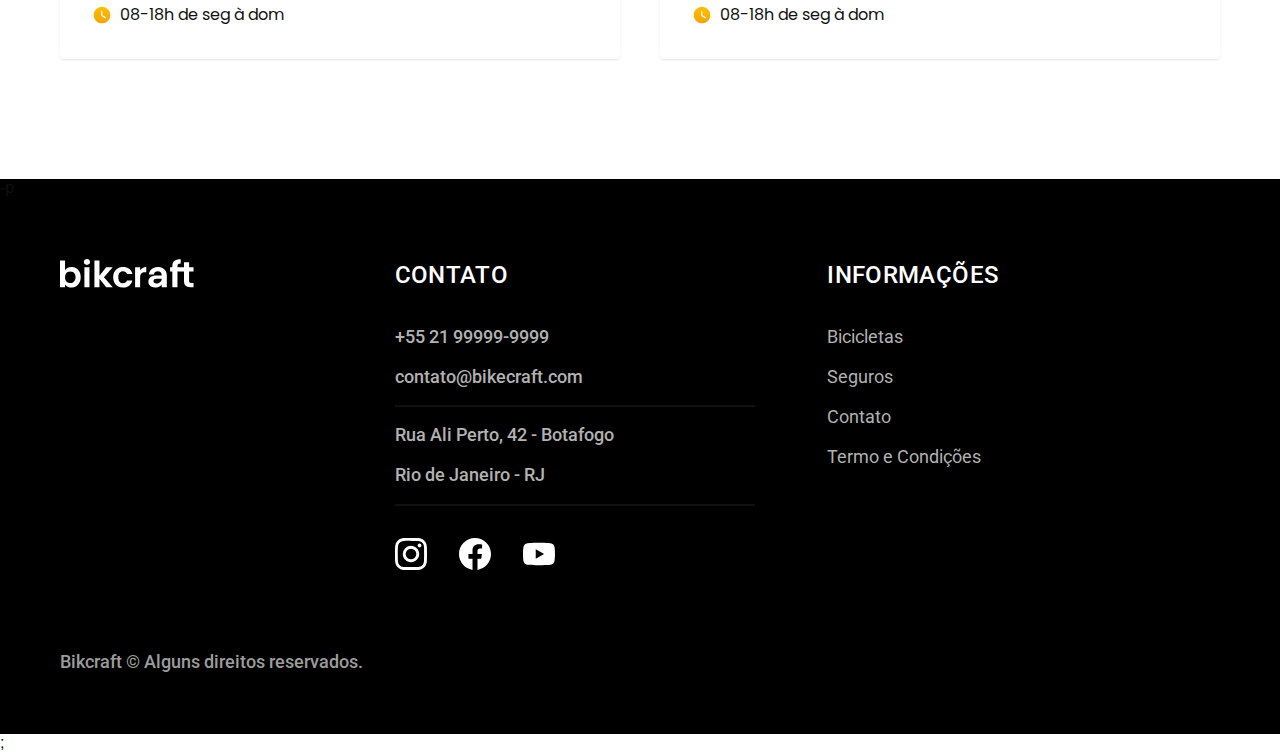
<file: contato.html>
<!DOCTYPE html>
<html lang="pt-br">

<head>
  <meta charset="UTF-8">
  <meta name="viewport" content="width=device-width, initial-scale=1.0">
  <title>Contatos - Bikcraft</title>
  <meta name="description" content="Contato Bikcraft">
  <link rel="icon" href="./favicon.svg" type="image/svg+xml">
  <link rel="preload" href="./css/style.min.css" as="style">
  <link rel="stylesheet" href="./css/style.min.css">

  <link rel="preconnect" href="https://fonts.googleapis.com">
  <link rel="preconnect" href="https://fonts.gstatic.com" crossorigin>
  <link href="https://fonts.googleapis.com/css2?family=Merriweather:ital,opsz,wght@1,18..144,900&family=Poppins:wght@400;600&family=Roboto:ital,wght@0,100..900;1,100..900&display=swap" rel="stylesheet">

  <script>
    document.documentElement.classList.add('js');
  </script>
</head>

<body id="contato">
  <header class="header-bg">
    <div class="header container">
      <a href="./index.html">
        <svg width="136" height="32" fill="none" xmlns="http://www.w3.org/2000/svg">
          <path d="M5.04 13.196c.648-.96 1.536-1.74 2.664-2.34 1.152-.6 2.46-.9 3.924-.9 1.704 0 3.24.42 4.608 1.26 1.392.84 2.484 2.04 3.276 3.6.816 1.536 1.224 3.324 1.224 5.364s-.408 3.852-1.224 5.436c-.792 1.56-1.884 2.772-3.276 3.636-1.368.864-2.904 1.296-4.608 1.296-1.488 0-2.796-.288-3.924-.864-1.104-.6-1.992-1.368-2.664-2.304v2.844H0V3.584h5.04v9.612Zm10.548 6.984c0-1.2-.252-2.232-.756-3.096-.48-.888-1.128-1.56-1.944-2.016a5.104 5.104 0 0 0-2.592-.684c-.912 0-1.776.24-2.592.72-.792.456-1.44 1.128-1.944 2.016-.48.888-.72 1.932-.72 3.132 0 1.2.24 2.244.72 3.132.504.888 1.152 1.572 1.944 2.052.816.456 1.68.684 2.592.684.936 0 1.8-.24 2.592-.72.816-.48 1.464-1.164 1.944-2.052.504-.888.756-1.944.756-3.168ZM26.954 7.904c-.888 0-1.632-.276-2.232-.828-.576-.576-.864-1.284-.864-2.124 0-.84.288-1.536.864-2.088.6-.576 1.344-.864 2.232-.864.888 0 1.62.288 2.196.864.6.552.9 1.248.9 2.088 0 .84-.3 1.548-.9 2.124-.576.552-1.308.828-2.196.828Zm2.484 2.376v19.944h-5.04V10.28h5.04Zm16.788 19.944-6.768-8.496v8.496h-5.04V3.584h5.04V18.74l6.696-8.46h6.552l-8.784 10.008 8.856 9.936h-6.552Zm6.919-9.972c0-2.064.42-3.864 1.26-5.4.84-1.56 2.004-2.76 3.492-3.6 1.488-.864 3.192-1.296 5.112-1.296 2.472 0 4.512.624 6.12 1.872 1.632 1.224 2.724 2.952 3.276 5.184H66.97c-.288-.864-.78-1.536-1.476-2.016-.672-.504-1.512-.756-2.52-.756-1.44 0-2.58.528-3.42 1.584-.84 1.032-1.26 2.508-1.26 4.428 0 1.896.42 3.372 1.26 4.428.84 1.032 1.98 1.548 3.42 1.548 2.04 0 3.372-.912 3.996-2.736h5.436c-.552 2.16-1.644 3.876-3.276 5.148-1.632 1.272-3.672 1.908-6.12 1.908-1.92 0-3.624-.42-5.112-1.26a9.161 9.161 0 0 1-3.492-3.6c-.84-1.56-1.26-3.372-1.26-5.436h-.001Zm26.993-6.876a7.133 7.133 0 0 1 2.52-2.484c1.056-.6 2.256-.9 3.6-.9v5.292h-1.332c-1.584 0-2.784.372-3.6 1.116-.792.744-1.188 2.04-1.188 3.888v9.936h-5.04V10.28h5.04v3.096Zm21.574 14.004c-.552.912-1.452 1.68-2.7 2.304-1.248.6-2.592.9-4.032.9-1.248 0-2.376-.252-3.384-.756s-1.8-1.2-2.376-2.088c-.576-.888-.864-1.908-.864-3.06 0-1.848.684-3.36 2.052-4.536 1.392-1.176 3.468-1.764 6.228-1.764h5.076c-.048-1.272-.42-2.28-1.116-3.024-.672-.768-1.608-1.152-2.808-1.152-1.056 0-1.932.288-2.628.864-.696.552-1.14 1.332-1.332 2.34h-5.04c.24-1.44.756-2.724 1.548-3.852a8.143 8.143 0 0 1 3.168-2.664c1.32-.648 2.796-.972 4.428-.972 1.68 0 3.192.348 4.536 1.044a7.7 7.7 0 0 1 3.204 2.988c.768 1.296 1.152 2.82 1.152 4.572v11.7h-5.112V27.38Zm-5.256-.864c.84 0 1.656-.18 2.448-.54.816-.36 1.488-.9 2.016-1.62.528-.72.792-1.572.792-2.556v-.144h-4.788c-1.152 0-2.016.228-2.592.684-.552.456-.828 1.056-.828 1.8 0 .72.252 1.296.756 1.728.528.432 1.26.648 2.196.648Zm20.997-12.096v15.804h-5.112V14.42h-2.268v-4.14h2.268V9.272c0-2.448.696-4.248 2.088-5.4 1.392-1.152 3.492-1.692 6.3-1.62V6.5c-1.224-.024-2.076.18-2.556.612s-.72 1.212-.72 2.34v.828h6.55V5.348h5.076v4.932h4.464v4.14h-4.464v9.648c0 .672.156 1.164.468 1.476.336.288.888.432 1.656.432h2.34v4.248h-3.168c-4.248 0-6.372-2.064-6.372-6.192V14.42h-6.55Z" fill="#fff" />
        </svg>
      </a>
      <nav aria-label="primaria">
        <ul class="header-menu font-1-m cor-0 ">
          <li><a href="./bicicletas.html">Bicicletas</a></li>
          <li><a href="./seguros.html">Seguros</a></li>
          <li><a href="./contato.html">Contato</a></li>
        </ul>
      </nav>
    </div>
  </header>

  <main>
    <div class="titulo-bg">
      <div class="titulo container fadeInDown" data-anime="200">
        <p class="font-2-l-b cor-5">Respostas em até 24h</p>
        <h1 class="font-1-xxl cor-0">nosso contato<span class="cor-primaria-1">.</span></h1>
      </div>
    </div>

    <div class="contato container fadeInDown" data-anime="400">
      <section aria-label="Endereço" class="contato-dados">
        <h2 class="font-1-m cor-0">Loja Online</h2>
        <div class="contato-endereco font-2-s cor-4">
          <p>Rua Ali Perto, 35</p>
          <p>Rio de Janeiro - RJ</p>
          <p>Brasil - Terra - Via Láctea</p>
        </div>
        <address class="contato-meios font-2-s cor-4">
          <a href="mailto:contato@bikcraft.com">contato@bikcraft.com</a>
          <a href="mailto:assistencia@bikcraft.com">assistencia@bikcraft.com</a>
          <a href="tel:+5521999999999">+55 21 99999-9999</a>
        </address>
        <div class="contato-redes">
          <a href="./"><img src="./img/redes/instagram-p.svg" width="32" height="32" alt="Instagram"></a>
          <a href="./"><img src="./img/redes/facebook-p.svg" width="32" height="32" alt="Facebook"></a>
          <a href="./"><img src="./img/redes/youtube-p.svg" width="32" height="32" alt="Youtube"></a>
        </div>
      </section>

      <section aria-label="Formulário" class="contato-formulario">
        <form class="form" action="./contato.html">
          <div>
            <label for="nome">Nome</label>
            <input type="text" id="nome" name="nome" placeholder="Seu nome">
          </div>

          <div>
            <label for="telefone">Telefone</label>
            <input type="text" id="telefone" name="telefone" placeholder="(21) 9999-9999">
          </div>

          <div class="col-2">
            <label for="email">E-mail</label>
            <input type="email" id="email" name="email" placeholder="contato@gmail.com">
          </div>

          <div class="col-2">
            <label for="mensagem">mensagem</label>
            <textarea rows="5" name="mensagem" id="mensagem" placeholder="O que você precisa?"></textarea>
          </div>
          <button class="botao col-2">Enviar Mensagem</button>
        </form>
      </section>
    </div>
  </main>

  <article class="lojas container">
    <h2 class="font-1-xxl">lojas locais<span class="cor-primaria-1">.</span></h2>

    <div class="lojas-item">
      <img src="./img/lojas/rj.jpg" width="1120" height="520" alt="Mapa marcando o endereço em Rua Ali Perto, 25 - Rio de Janeiro - RJ">

      <div class="lojas-conteudo">
        <h3 class="font-1-xl">Rio de Janeiro</h3>

        <div class="lojas-dados font-2-s cor-8">
          <p>Rua Ali Perto, 25</p>
          <p>Rio de Janeiro - RJ</p>
        </div>

        <div class="lojas-dados font-2-s cor-8">
          <a href="mailto:rj@bikcraft.com">rj@bikcraft.com</a>
          <a href="tel:+5521999999999">+55 21 99999-9999</a>
        </div>
        <p class="lojas-tempo font-1-s"><img src="./img/icones/horario.svg" width="20" height="20" alt="">08-18h de seg à dom</p>
      </div>
    </div>

    <div class="lojas-item">
      <img src="./img/lojas/sp.jpg" width="1120" height="520" alt="Mapa marcando o endereço em Rua Ali Perto, 25 - São Paulo - SP">

      <div class="lojas-conteudo">
        <h3 class="font-1-xl">São Paulo</h3>

        <div class="lojas-dados font-2-s cor-8">
          <p>Rua Ali Perto, 25</p>
          <p>São Paulo - SP</p>
        </div>

        <div class="lojas-dados font-2-s cor-8">
          <a href="mailto:sp@bikcraft.com">sp@bikcraft.com</a>
          <a href="tel:+5511999999999">+55 11 99999-9999</a>
        </div>
        <p class="lojas-tempo font-1-s"><img src="./img/icones/horario.svg" width="20" height="20" alt="">08-18h de seg à dom</p>
      </div>
    </div>
  </article>

  <footer class="footer-bg">-p
    <div class="footer container">
      <img src="./img/bikcraft.svg" width="136" height="32" alt="Bikcraft">
      <div class="footer-contato">
        <h3 class="font-2-l-b cor-0">Contato</h3>
        <ul class=" font-2-m cor-5">
          <li><a href="tel:+5521999999999">+55 21 99999-9999</a></li>
          <li><a href="mailto:contato@bikecraft.com
            ">contato@bikecraft.com</a></li>
          <li>Rua Ali Perto, 42 - Botafogo</li>
          <li>Rio de Janeiro - RJ</li>
        </ul>
        <div class="footer-redes">
          <a href="./"><img src="./img/redes/instagram.svg" width="32" height="32" alt="Instagram"></a>
          <a href="./"><img src="./img/redes/facebook.svg" width="32" height="32" alt="Facebook"></a>
          <a href="./"><img src="./img/redes/youtube.svg" width="32" height="32" alt="Youtube"></a>
        </div>
      </div>
      <div class="footer-informacoes">
        <h3 class="font-2-l-b cor-0">Informações</h3>
        <nav>
          <ul class="font-1-m cor-5">
            <li><a href="./bicicletas.html">Bicicletas</a></li>
            <li><a href="./seguros.html">Seguros</a></li>
            <li><a href="./contato.html">Contato</a></li>
            <li><a href="./termos.html">Termo e Condições</a></li>
          </ul>
        </nav>
      </div>
      <p class="footer-copy font-2-m cor-6">Bikcraft © Alguns direitos reservados.</p>
    </div>
  </footer>
  <script src="./js/plugins/simple-anime.js"></script>;
  <script src="./js/script.js"></script>

</body>

</html>
</file>
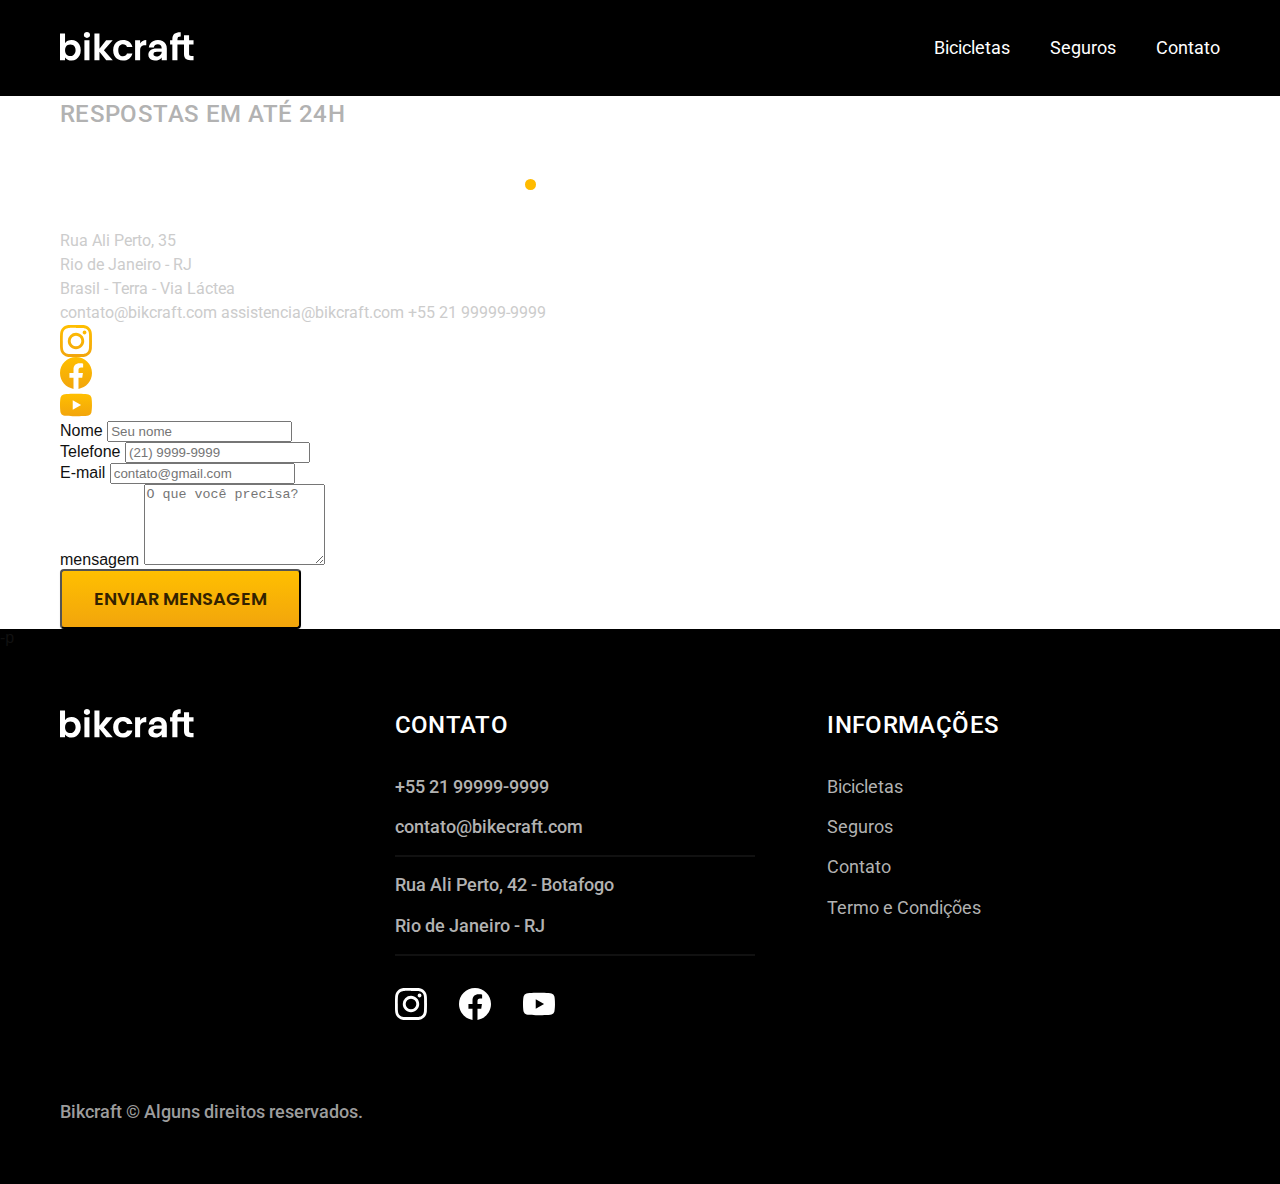
<file: contatos.html>
<!DOCTYPE html>
<html lang="pt-br">

<head>
  <meta charset="UTF-8">
  <meta name="viewport" content="width=device-width, initial-scale=1.0">
  <title>Contatos - Bikcraft</title>
  <meta name="description" content="Contato Bikcraft">
  <link rel="stylesheet" href="./css/style.css">

  <link rel="preconnect" href="https://fonts.googleapis.com">
  <link rel="preconnect" href="https://fonts.gstatic.com" crossorigin>
  <link href="https://fonts.googleapis.com/css2?family=Merriweather:ital,opsz,wght@1,18..144,900&family=Poppins:wght@400;600&family=Roboto:ital,wght@0,100..900;1,100..900&display=swap" rel="stylesheet">

</head>

<body id="contato">
  <header class="header-bg">
    <div class="header container">
      <a href="./index.html">
        <svg width="136" height="32" fill="none" xmlns="http://www.w3.org/2000/svg">
          <path d="M5.04 13.196c.648-.96 1.536-1.74 2.664-2.34 1.152-.6 2.46-.9 3.924-.9 1.704 0 3.24.42 4.608 1.26 1.392.84 2.484 2.04 3.276 3.6.816 1.536 1.224 3.324 1.224 5.364s-.408 3.852-1.224 5.436c-.792 1.56-1.884 2.772-3.276 3.636-1.368.864-2.904 1.296-4.608 1.296-1.488 0-2.796-.288-3.924-.864-1.104-.6-1.992-1.368-2.664-2.304v2.844H0V3.584h5.04v9.612Zm10.548 6.984c0-1.2-.252-2.232-.756-3.096-.48-.888-1.128-1.56-1.944-2.016a5.104 5.104 0 0 0-2.592-.684c-.912 0-1.776.24-2.592.72-.792.456-1.44 1.128-1.944 2.016-.48.888-.72 1.932-.72 3.132 0 1.2.24 2.244.72 3.132.504.888 1.152 1.572 1.944 2.052.816.456 1.68.684 2.592.684.936 0 1.8-.24 2.592-.72.816-.48 1.464-1.164 1.944-2.052.504-.888.756-1.944.756-3.168ZM26.954 7.904c-.888 0-1.632-.276-2.232-.828-.576-.576-.864-1.284-.864-2.124 0-.84.288-1.536.864-2.088.6-.576 1.344-.864 2.232-.864.888 0 1.62.288 2.196.864.6.552.9 1.248.9 2.088 0 .84-.3 1.548-.9 2.124-.576.552-1.308.828-2.196.828Zm2.484 2.376v19.944h-5.04V10.28h5.04Zm16.788 19.944-6.768-8.496v8.496h-5.04V3.584h5.04V18.74l6.696-8.46h6.552l-8.784 10.008 8.856 9.936h-6.552Zm6.919-9.972c0-2.064.42-3.864 1.26-5.4.84-1.56 2.004-2.76 3.492-3.6 1.488-.864 3.192-1.296 5.112-1.296 2.472 0 4.512.624 6.12 1.872 1.632 1.224 2.724 2.952 3.276 5.184H66.97c-.288-.864-.78-1.536-1.476-2.016-.672-.504-1.512-.756-2.52-.756-1.44 0-2.58.528-3.42 1.584-.84 1.032-1.26 2.508-1.26 4.428 0 1.896.42 3.372 1.26 4.428.84 1.032 1.98 1.548 3.42 1.548 2.04 0 3.372-.912 3.996-2.736h5.436c-.552 2.16-1.644 3.876-3.276 5.148-1.632 1.272-3.672 1.908-6.12 1.908-1.92 0-3.624-.42-5.112-1.26a9.161 9.161 0 0 1-3.492-3.6c-.84-1.56-1.26-3.372-1.26-5.436h-.001Zm26.993-6.876a7.133 7.133 0 0 1 2.52-2.484c1.056-.6 2.256-.9 3.6-.9v5.292h-1.332c-1.584 0-2.784.372-3.6 1.116-.792.744-1.188 2.04-1.188 3.888v9.936h-5.04V10.28h5.04v3.096Zm21.574 14.004c-.552.912-1.452 1.68-2.7 2.304-1.248.6-2.592.9-4.032.9-1.248 0-2.376-.252-3.384-.756s-1.8-1.2-2.376-2.088c-.576-.888-.864-1.908-.864-3.06 0-1.848.684-3.36 2.052-4.536 1.392-1.176 3.468-1.764 6.228-1.764h5.076c-.048-1.272-.42-2.28-1.116-3.024-.672-.768-1.608-1.152-2.808-1.152-1.056 0-1.932.288-2.628.864-.696.552-1.14 1.332-1.332 2.34h-5.04c.24-1.44.756-2.724 1.548-3.852a8.143 8.143 0 0 1 3.168-2.664c1.32-.648 2.796-.972 4.428-.972 1.68 0 3.192.348 4.536 1.044a7.7 7.7 0 0 1 3.204 2.988c.768 1.296 1.152 2.82 1.152 4.572v11.7h-5.112V27.38Zm-5.256-.864c.84 0 1.656-.18 2.448-.54.816-.36 1.488-.9 2.016-1.62.528-.72.792-1.572.792-2.556v-.144h-4.788c-1.152 0-2.016.228-2.592.684-.552.456-.828 1.056-.828 1.8 0 .72.252 1.296.756 1.728.528.432 1.26.648 2.196.648Zm20.997-12.096v15.804h-5.112V14.42h-2.268v-4.14h2.268V9.272c0-2.448.696-4.248 2.088-5.4 1.392-1.152 3.492-1.692 6.3-1.62V6.5c-1.224-.024-2.076.18-2.556.612s-.72 1.212-.72 2.34v.828h6.55V5.348h5.076v4.932h4.464v4.14h-4.464v9.648c0 .672.156 1.164.468 1.476.336.288.888.432 1.656.432h2.34v4.248h-3.168c-4.248 0-6.372-2.064-6.372-6.192V14.42h-6.55Z" fill="#fff" />
        </svg>
      </a>
      <nav aria-label="primaria">
        <ul class="header-menu font-1-m cor-0 ">
          <li><a href="./bicicletas.html">Bicicletas</a></li>
          <li><a href="./seguros.html">Seguros</a></li>
          <li><a href="./contato.html">Contato</a></li>
        </ul>
      </nav>
    </div>
  </header>

  <main>
    <div class="titulo-bg">
      <div class="titulo container">
        <p class="font-2-l-b cor-5">Respostas em até 24h</p>
        <h1 class="font-1-xxl cor-0">nosso contato<span class="cor-primaria-1">.</span></h1>
      </div>
    </div>

    <div class="contato container">
      <section aria-label="Endereço" class="contato-dados">
        <h2 class="font-1-m cor-0">Loja Online</h2>
        <div class="contato-endereco font-2-s cor-4">
          <p>Rua Ali Perto, 35</p>
          <p>Rio de Janeiro - RJ</p>
          <p>Brasil - Terra - Via Láctea</p>
        </div>
        <address class="contato-meios font-2-s cor-4">
          <a href="mailto:contato@bikcraft.com">contato@bikcraft.com</a>
          <a href="mailto:assistencia@bikcraft.com">assistencia@bikcraft.com</a>
          <a href="tel:+5521999999999">+55 21 99999-9999</a>
        </address>
        <div class="contato-redes">
          <a href="./"><img src="./img/redes/instagram-p.svg" alt="Instagram"></a>
          <a href="./"><img src="./img/redes/facebook-p.svg" alt="Facebook"></a>
          <a href="./"><img src="./img/redes/youtube-p.svg" alt="Youtube"></a>
        </div>
      </section>

      <section aria-label="Formulário" class="contato-formulario">
        <form class="form" action="./contatos.html">
          <div>
            <label for="nome">Nome</label>
            <input type="text" id="nome" name="nome" placeholder="Seu nome">
          </div>

          <div>
            <label for="telefone">Telefone</label>
            <input type="text" id="telefone" name="telefone" placeholder="(21) 9999-9999">
          </div>

          <div class="col-2">
            <label for="email">E-mail</label>
            <input type="email" id="email" name="email" placeholder="contato@gmail.com">
          </div>

          <div class="col-2">
            <label for="mensagem">mensagem</label>
            <textarea rows="5" name="mensagem" id="mensagem" placeholder="O que você precisa?"></textarea>
          </div>
          <button class="botao col-2">Enviar Mensagem</button>
        </form>
      </section>
    </div>
  </main>

  <footer class="footer-bg">-p
    <div class="footer container">
      <img src="./img/bikcraft.svg" alt="Bikcraft">
      <div class="footer-contato">
        <h3 class="font-2-l-b cor-0">Contato</h3>
        <ul class=" font-2-m cor-5">
          <li><a href="tel:+5521999999999">+55 21 99999-9999</a></li>
          <li><a href="mailto:contato@bikecraft.com
            ">contato@bikecraft.com</a></li>
          <li>Rua Ali Perto, 42 - Botafogo</li>
          <li>Rio de Janeiro - RJ</li>
        </ul>
        <div class="footer-redes">
          <a href="./"><img src="./img/redes/instagram.svg" alt="Instagram"></a>
          <a href="./"><img src="./img/redes/facebook.svg" alt="Facebook"></a>
          <a href="./"><img src="./img/redes/youtube.svg" alt="Youtube"></a>
        </div>
      </div>
      <div class="footer-informacoes">
        <h3 class="font-2-l-b cor-0">Informações</h3>
        <nav>
          <ul class="font-1-m cor-5">
            <li><a href="./bicicletas.html">Bicicletas</a></li>
            <li><a href="./seguros.html">Seguros</a></li>
            <li><a href="./contato.html">Contato</a></li>
            <li><a href="./termos.html">Termo e Condições</a></li>
          </ul>
        </nav>
      </div>
      <p class="footer-copy font-2-m cor-6">Bikcraft © Alguns direitos reservados.</p>
    </div>
  </footer>
</body>

</html>
</file>
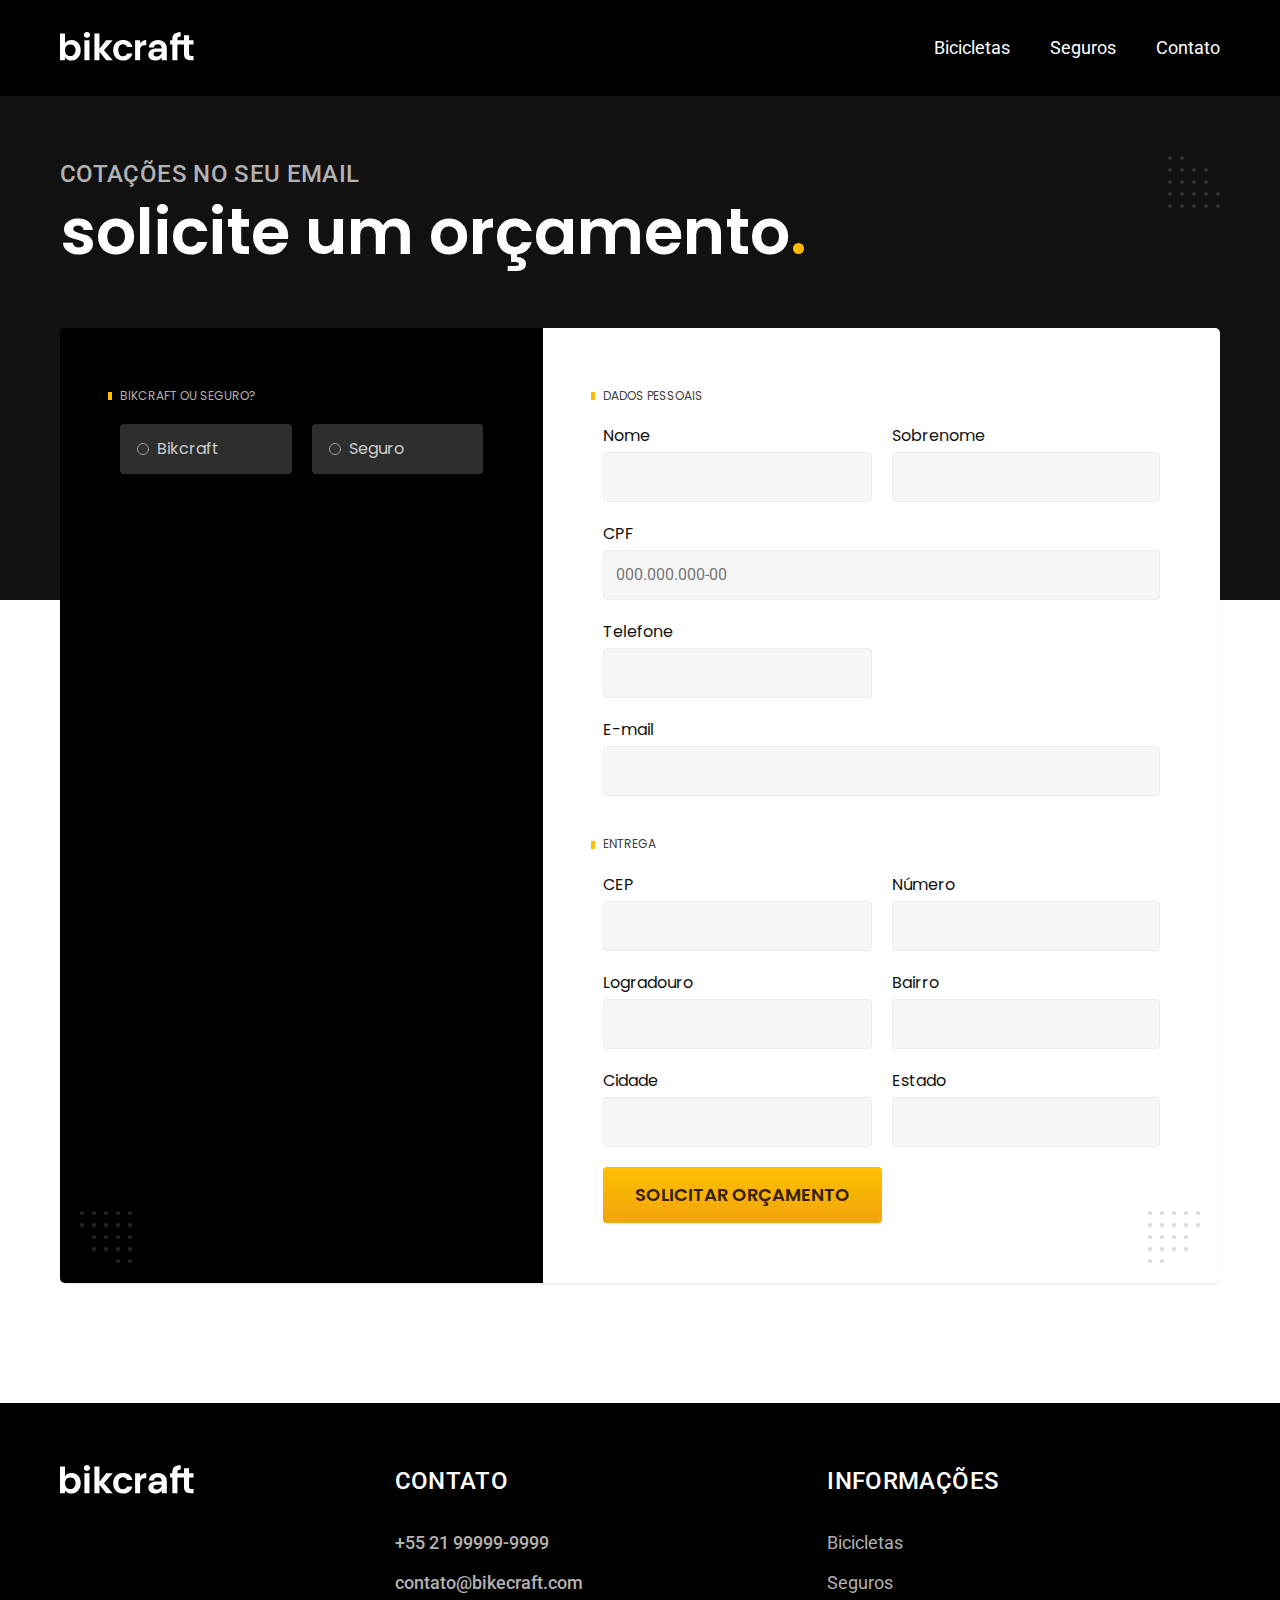
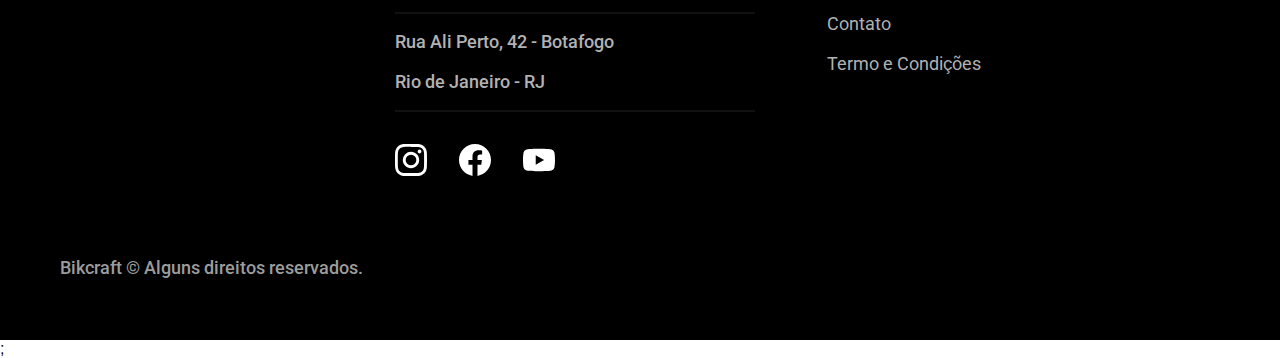
<file: orcamento.html>
<!DOCTYPE html>
<html lang="pt-br">

<head>
  <meta charset="UTF-8">
  <meta name="viewport" content="width=device-width, initial-scale=1.0">
  <title>Orçamento - Bikcraft</title>
  <meta name="description" content="Orçamentos Bikcraft.">
  <link rel="icon" href="./favicon.svg" type="image/svg+xml">
  <link rel="preload" href="./css/style.min.css" as="style">
  <link rel="stylesheet" href="./css/style.min.css">

  <link rel="preconnect" href="https://fonts.googleapis.com">
  <link rel="preconnect" href="https://fonts.gstatic.com" crossorigin>
  <link href="https://fonts.googleapis.com/css2?family=Merriweather:ital,opsz,wght@1,18..144,900&family=Poppins:wght@400;600&family=Roboto:ital,wght@0,100..900;1,100..900&display=swap" rel="stylesheet">

  <script>
    document.documentElement.classList.add('js');
  </script>
</head>

<body id="orcamento">
  <header class="header-bg">
    <div class="header container">
      <a href="./index.html">
        <svg width="136" height="32" fill="none" xmlns="http://www.w3.org/2000/svg">
          <path d="M5.04 13.196c.648-.96 1.536-1.74 2.664-2.34 1.152-.6 2.46-.9 3.924-.9 1.704 0 3.24.42 4.608 1.26 1.392.84 2.484 2.04 3.276 3.6.816 1.536 1.224 3.324 1.224 5.364s-.408 3.852-1.224 5.436c-.792 1.56-1.884 2.772-3.276 3.636-1.368.864-2.904 1.296-4.608 1.296-1.488 0-2.796-.288-3.924-.864-1.104-.6-1.992-1.368-2.664-2.304v2.844H0V3.584h5.04v9.612Zm10.548 6.984c0-1.2-.252-2.232-.756-3.096-.48-.888-1.128-1.56-1.944-2.016a5.104 5.104 0 0 0-2.592-.684c-.912 0-1.776.24-2.592.72-.792.456-1.44 1.128-1.944 2.016-.48.888-.72 1.932-.72 3.132 0 1.2.24 2.244.72 3.132.504.888 1.152 1.572 1.944 2.052.816.456 1.68.684 2.592.684.936 0 1.8-.24 2.592-.72.816-.48 1.464-1.164 1.944-2.052.504-.888.756-1.944.756-3.168ZM26.954 7.904c-.888 0-1.632-.276-2.232-.828-.576-.576-.864-1.284-.864-2.124 0-.84.288-1.536.864-2.088.6-.576 1.344-.864 2.232-.864.888 0 1.62.288 2.196.864.6.552.9 1.248.9 2.088 0 .84-.3 1.548-.9 2.124-.576.552-1.308.828-2.196.828Zm2.484 2.376v19.944h-5.04V10.28h5.04Zm16.788 19.944-6.768-8.496v8.496h-5.04V3.584h5.04V18.74l6.696-8.46h6.552l-8.784 10.008 8.856 9.936h-6.552Zm6.919-9.972c0-2.064.42-3.864 1.26-5.4.84-1.56 2.004-2.76 3.492-3.6 1.488-.864 3.192-1.296 5.112-1.296 2.472 0 4.512.624 6.12 1.872 1.632 1.224 2.724 2.952 3.276 5.184H66.97c-.288-.864-.78-1.536-1.476-2.016-.672-.504-1.512-.756-2.52-.756-1.44 0-2.58.528-3.42 1.584-.84 1.032-1.26 2.508-1.26 4.428 0 1.896.42 3.372 1.26 4.428.84 1.032 1.98 1.548 3.42 1.548 2.04 0 3.372-.912 3.996-2.736h5.436c-.552 2.16-1.644 3.876-3.276 5.148-1.632 1.272-3.672 1.908-6.12 1.908-1.92 0-3.624-.42-5.112-1.26a9.161 9.161 0 0 1-3.492-3.6c-.84-1.56-1.26-3.372-1.26-5.436h-.001Zm26.993-6.876a7.133 7.133 0 0 1 2.52-2.484c1.056-.6 2.256-.9 3.6-.9v5.292h-1.332c-1.584 0-2.784.372-3.6 1.116-.792.744-1.188 2.04-1.188 3.888v9.936h-5.04V10.28h5.04v3.096Zm21.574 14.004c-.552.912-1.452 1.68-2.7 2.304-1.248.6-2.592.9-4.032.9-1.248 0-2.376-.252-3.384-.756s-1.8-1.2-2.376-2.088c-.576-.888-.864-1.908-.864-3.06 0-1.848.684-3.36 2.052-4.536 1.392-1.176 3.468-1.764 6.228-1.764h5.076c-.048-1.272-.42-2.28-1.116-3.024-.672-.768-1.608-1.152-2.808-1.152-1.056 0-1.932.288-2.628.864-.696.552-1.14 1.332-1.332 2.34h-5.04c.24-1.44.756-2.724 1.548-3.852a8.143 8.143 0 0 1 3.168-2.664c1.32-.648 2.796-.972 4.428-.972 1.68 0 3.192.348 4.536 1.044a7.7 7.7 0 0 1 3.204 2.988c.768 1.296 1.152 2.82 1.152 4.572v11.7h-5.112V27.38Zm-5.256-.864c.84 0 1.656-.18 2.448-.54.816-.36 1.488-.9 2.016-1.62.528-.72.792-1.572.792-2.556v-.144h-4.788c-1.152 0-2.016.228-2.592.684-.552.456-.828 1.056-.828 1.8 0 .72.252 1.296.756 1.728.528.432 1.26.648 2.196.648Zm20.997-12.096v15.804h-5.112V14.42h-2.268v-4.14h2.268V9.272c0-2.448.696-4.248 2.088-5.4 1.392-1.152 3.492-1.692 6.3-1.62V6.5c-1.224-.024-2.076.18-2.556.612s-.72 1.212-.72 2.34v.828h6.55V5.348h5.076v4.932h4.464v4.14h-4.464v9.648c0 .672.156 1.164.468 1.476.336.288.888.432 1.656.432h2.34v4.248h-3.168c-4.248 0-6.372-2.064-6.372-6.192V14.42h-6.55Z" fill="#fff" />
        </svg>
      </a>
      <nav aria-label="primaria">
        <ul class="header-menu font-1-m cor-0 ">
          <li><a href="./bicicletas.html">Bicicletas</a></li>
          <li><a href="./seguros.html">Seguros</a></li>
          <li><a href="./contato.html">Contato</a></li>
        </ul>
      </nav>
    </div>
  </header>

  <main>
    <div class="titulo-bg">
      <div class="titulo container fadeInDown" data-anime="200">
        <p class="font-2-l-b cor-5">Cotações no seu email</p>
        <h1 class="font-1-xxl cor-0">solicite um orçamento<span class="cor-primaria-1">.</span></h1>
      </div>
    </div>

    <form class="orcamento container fadeInUp" action="./" data-anime="400">
      <div class="orcamento-produto">
        <h2 class="font-1-xs cor-5">Bikcraft ou Seguro?</h2>

        <input type="radio" name="tipo" value="bikcraft" id="bikcraft">
        <label for="bikcraft">Bikcraft</label>

        <input type="radio" name="tipo" value="seguro" id="seguro">
        <label for="seguro">Seguro</label>

        <div class="orcamento-conteudo" id="orcamento-bikcraft">
          <h2 class="font-1-xs cor-5">Escolha a sua</h2>

          <input type="radio" name="produto" value="nimbus" id="nimbus">
          <label for="nimbus">Nimbus Stark <span>R$ 4999</span></label>
          <div class="orcamento-detalhes">
            <ul class="font-1-xs cor-8">
              <li><img src="./img/icones/eletrica.svg" width="32" height="32" alt="">Motor Elétrica</li>
              <li><img src="./img/icones/carbono.svg" width="32" height="32" alt="">Fibra de Carbono</li>
              <li><img src="./img/icones/velocidade.svg" width="32" height="32" alt="">50 km/h</li>
              <li><img src="./img/icones/rastreador.svg" width="32" height="32" alt="">Rastreador</li>
            </ul>
            <img src="./img/bicicletas/nimbus.jpg" width=1120" height="680" alt="Bicicleta Nimbus">
          </div>

          <input type="radio" name="produto" value="magic" id="magic">
          <label for="magic">Magic Might <span>R$ 3999</span></label>
          <div class="orcamento-detalhes">
            <ul class="font-1-xs cor-8">
              <li><img src="./img/icones/eletrica.svg" width="32" height="32" alt="">Motor Elétrica</li>
              <li><img src="./img/icones/carbono.svg" width="32" height="32" alt="">Fibra de Carbono</li>
              <li><img src="./img/icones/velocidade.svg" width="32" height="32" alt="">45 km/h</li>
              <li><img src="./img/icones/rastreador.svg" width="32" height="32" alt="">Rastreador</li>
            </ul>
            <img src="./img/bicicletas/magic.jpg" width="1120" height="680" alt="Bicicleta Magic">
          </div>

          <input type="radio" name="produto" value="nebula" id="nebula">
          <label for="nebula">Nebula Cosmic <span>R$ 2999</span></label>
          <div class="orcamento-detalhes">
            <ul class="font-1-xs cor-8">
              <li><img src="./img/icones/eletrica.svg" width="32" height="32" alt="">Motor Elétrica</li>
              <li><img src="./img/icones/carbono.svg" width="32" height="32" alt="">Fibra de Carbono</li>
              <li><img src="./img/icones/velocidade.svg" width="32" height="32" alt="">40 km/h</li>
              <li><img src="./img/icones/rastreador.svg" width="32" height="32" alt="">Rastreador</li>
            </ul>
            <img src="./img/bicicletas/nebula.jpg" width="1120" height="680" alt="Bicicleta Nebula">
          </div>
        </div>

        <div class="orcamento-conteudo" id="orcamento-seguro">
          <h2 class="font-1-xs cor-5">Escolha o plano</h2>

          <input type="radio" name="produto" value="prata" id="prata">
          <label for="prata">Prata <span>R$ 199</span></label>

          <input type="radio" name="produto" value="ouro" id="ouro">
          <label for="ouro">Ouro <span>R$ 299</span></label>
        </div>
      </div>
      <div class="orcamento-dados form">
        <h2 class="font-1-xs cor-9 col-2">dados pessoais</h2>

        <div>
          <label for="nome">Nome</label>
          <input type="text" id="nome" name="nome">
        </div>

        <div>
          <label for="sobrenome">Sobrenome</label>
          <input type="text" id="sobrenome" name="sobrenome">
        </div>

        <div class="col-2">
          <label for="cpf">CPF</label>
          <input type="text" id="cpf" name="cpf" placeholder="000.000.000-00">
        </div>

        <div>
          <label for="telefone">Telefone</label>
          <input type="text" id="telefone" name="telefone">
        </div>

        <div class="col-2">
          <label for="email">E-mail</label>
          <input type="email" id="email" name="email">
        </div>

        <h2 class="font-1-xs cor-9 col-2">entrega</h2>
        <div>
          <label for="cep">CEP</label>
          <input type="text" id="cep" name="cep">
        </div>

        <div>
          <label for="numero">Número</label>
          <input type="text" id="numero" name="numero">
        </div>

        <div>
          <label for="logradouro">Logradouro</label>
          <input type="text" id="logradouro" name="logradouro">
        </div>

        <div>
          <label for="bairro">Bairro</label>
          <input type="text" id="bairro" name="bairro">
        </div>

        <div>
          <label for="cidade">Cidade</label>
          <input type="text" id="cidade" name="cidade">
        </div>

        <div>
          <label for="estado">Estado</label>
          <input type="text" id="estado" name="estado">
        </div>

        <button class="botao col-2">Solicitar Orçamento</button>
      </div>
    </form>


  </main>

  <footer class="footer-bg">
    <div class="footer container">
      <img src="./img/bikcraft.svg" width="136" height="32" alt="Bikcraft">
      <div class="footer-contato">
        <h3 class="font-2-l-b cor-0">Contato</h3>
        <ul class=" font-2-m cor-5">
          <li><a href="tel:+5521999999999">+55 21 99999-9999</a></li>
          <li><a href="mailto:contato@bikecraft.com
            ">contato@bikecraft.com</a></li>
          <li>Rua Ali Perto, 42 - Botafogo</li>
          <li>Rio de Janeiro - RJ</li>
        </ul>
        <div class="footer-redes">
          <a href="./"><img src="./img/redes/instagram.svg" width="32" height="32" alt="Instagram"></a>
          <a href="./"><img src="./img/redes/facebook.svg" width="32" height="32" alt="Facebook"></a>
          <a href="./"><img src="./img/redes/youtube.svg" width="32" height="32" alt="Youtube"></a>
        </div>
      </div>
      <div class="footer-informacoes">
        <h3 class="font-2-l-b cor-0">Informações</h3>
        <nav>
          <ul class="font-1-m cor-5">
            <li><a href="./bicicletas.html">Bicicletas</a></li>
            <li><a href="./seguros.html">Seguros</a></li>
            <li><a href="./contato.html">Contato</a></li>
            <li><a href="./termos.html">Termo e Condições</a></li>
          </ul>
        </nav>
      </div>
      <p class="footer-copy font-2-m cor-6">Bikcraft © Alguns direitos reservados.</p>
    </div>
  </footer>
  <script src="./js/plugins/simple-anime.js"></script>;
  <script src="./js/script.js"></script>

</body>

</html>
</file>
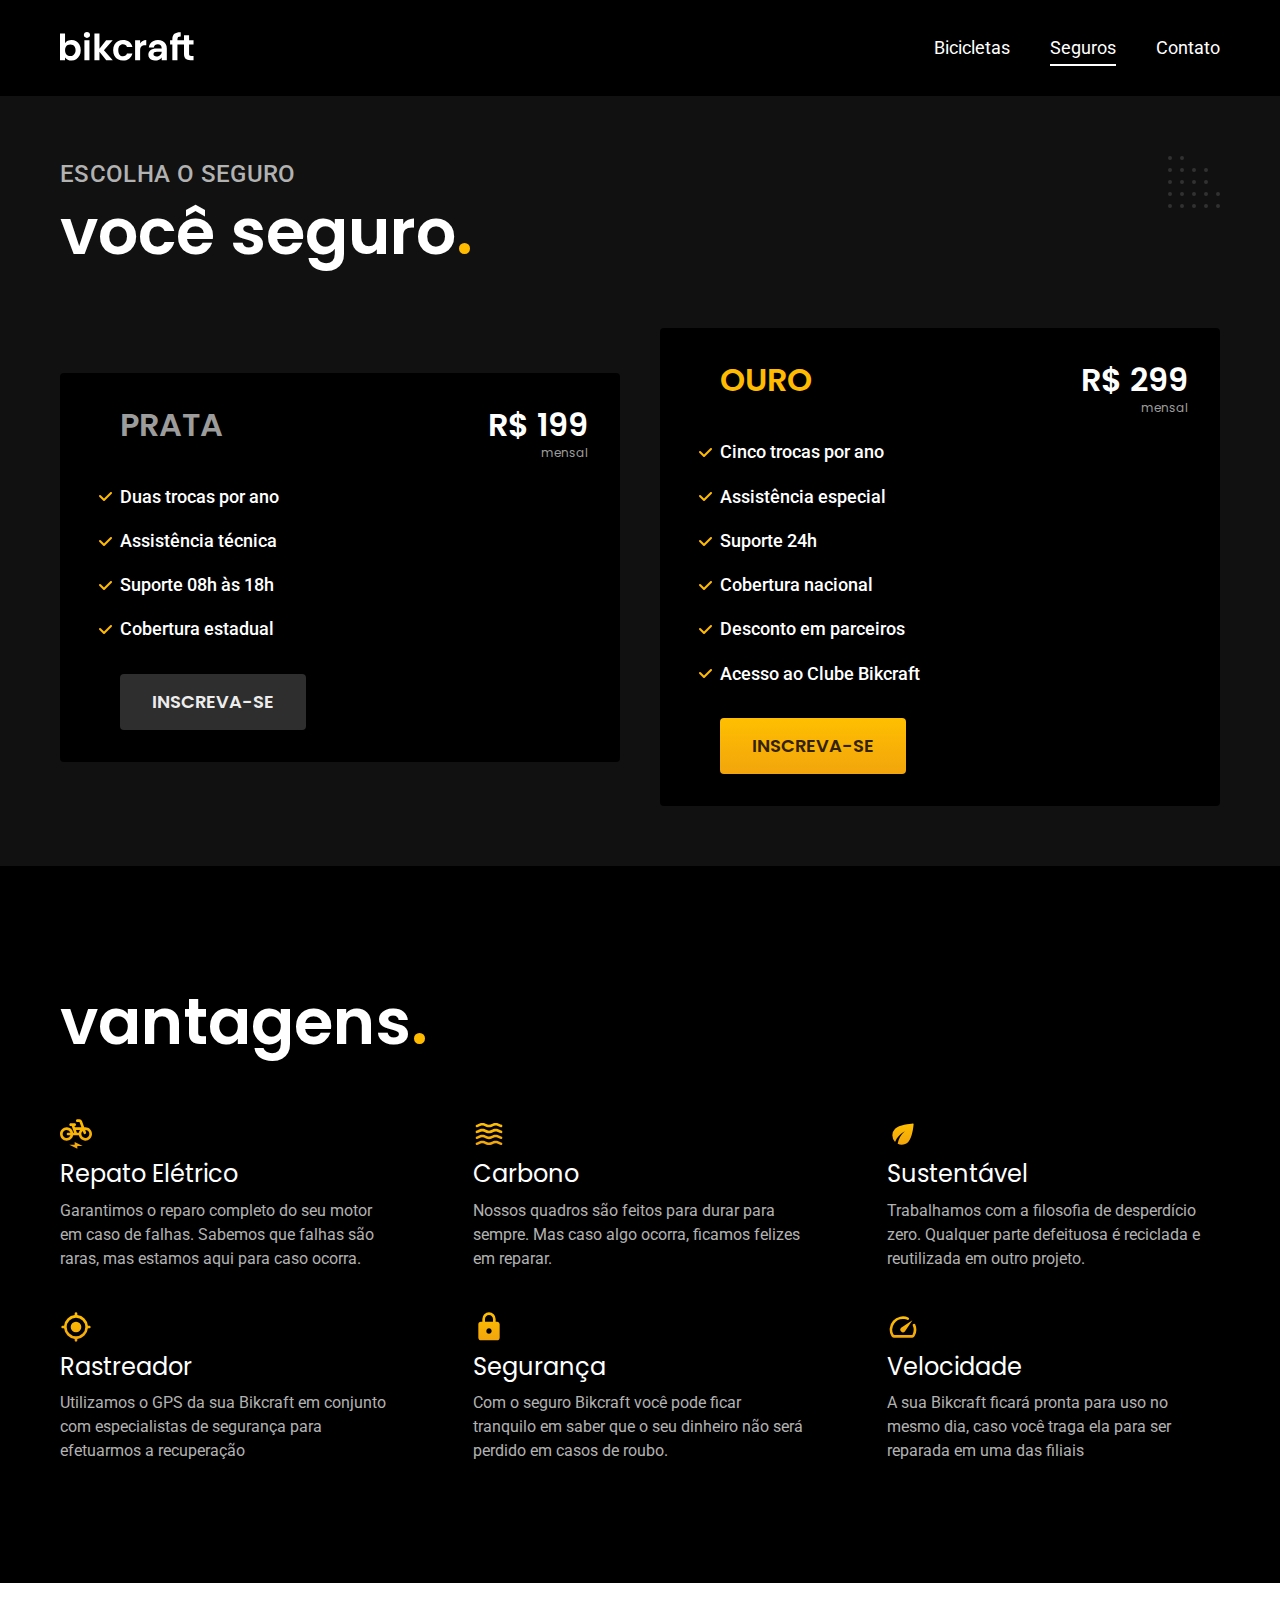
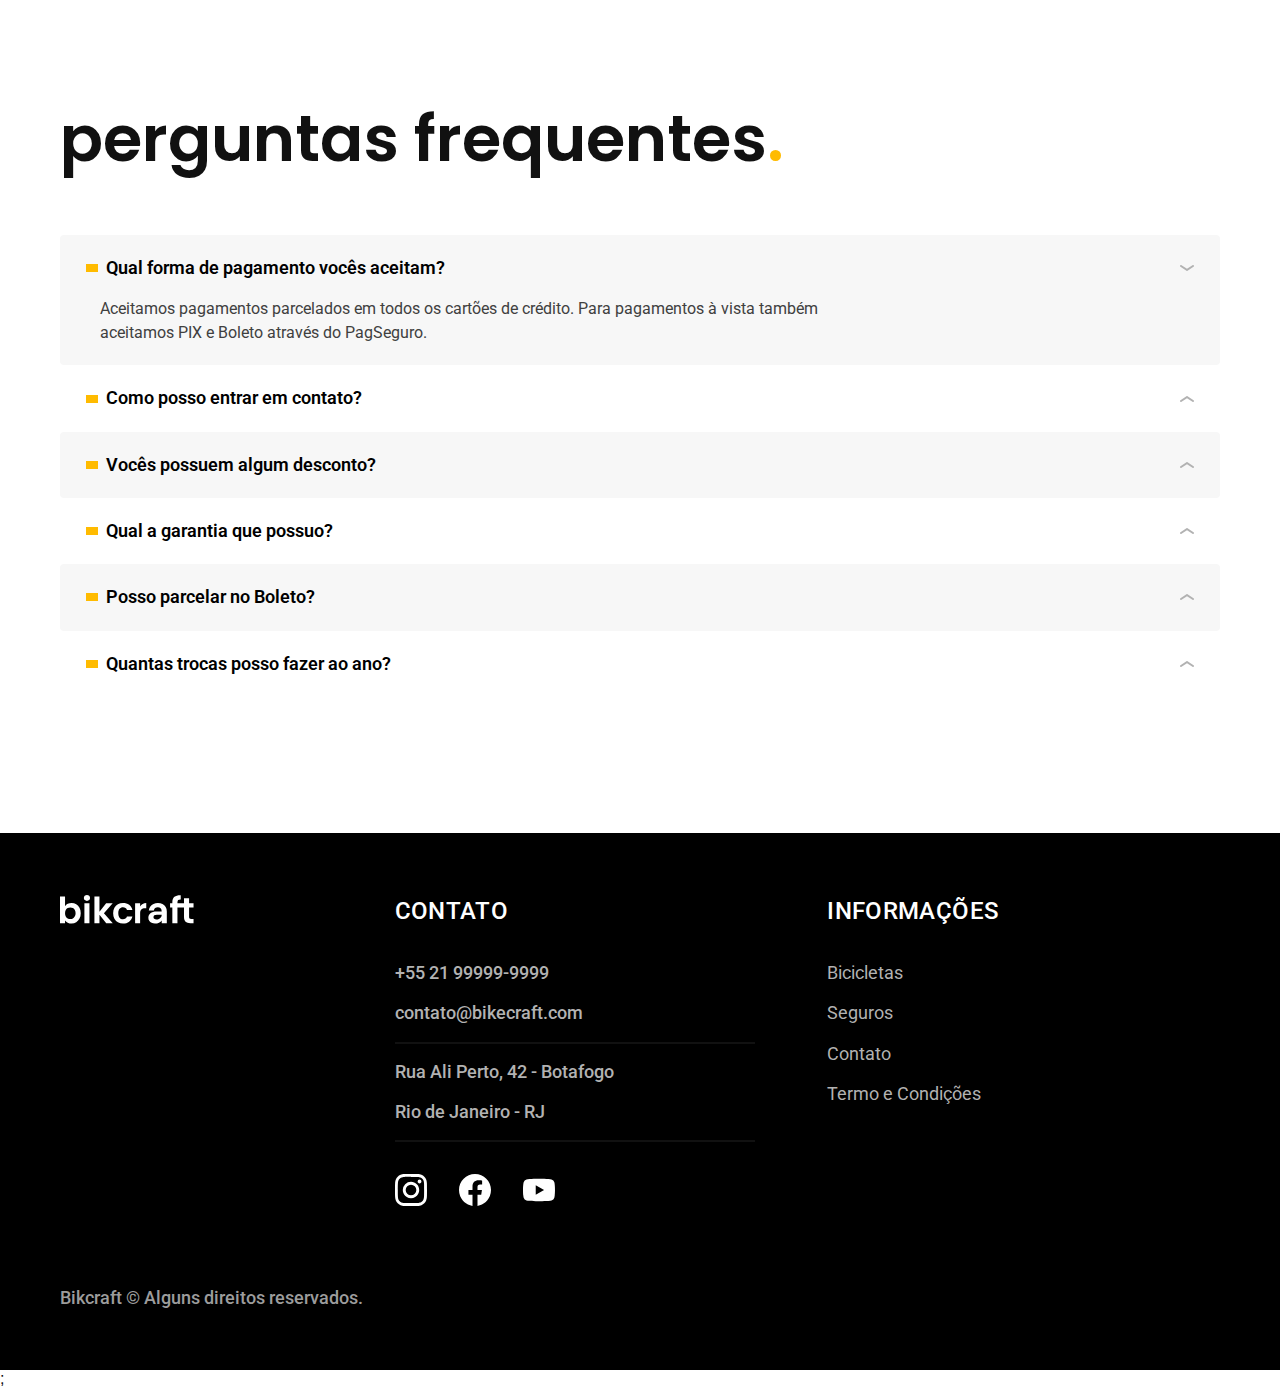
<file: seguros.html>
<!DOCTYPE html>
<html lang="pt-br">

<head>
  <meta charset="UTF-8">
  <meta name="viewport" content="width=device-width, initial-scale=1.0">
  <title>Seguros - Bikcraft</title>
  <meta name="description" content="Seguros Bikcraft">
  <link rel="icon" href="./favicon.svg" type="image/svg+xml">
  <link rel="preload" href="./css/style.min.css" as="style">
  <link rel="stylesheet" href="./css/style.min.css">

  <link rel="preconnect" href="https://fonts.googleapis.com">
  <link rel="preconnect" href="https://fonts.gstatic.com" crossorigin>
  <link href="https://fonts.googleapis.com/css2?family=Merriweather:ital,opsz,wght@1,18..144,900&family=Poppins:wght@400;600&family=Roboto:ital,wght@0,100..900;1,100..900&display=swap" rel="stylesheet">

  <script>
    document.documentElement.classList.add('js');
  </script>
</head>

<body id="seguros">
  <header class="header-bg">
    <div class="header container">
      <a href="./index.html">
        <svg width="136" height="32" fill="none" xmlns="http://www.w3.org/2000/svg">
          <path d="M5.04 13.196c.648-.96 1.536-1.74 2.664-2.34 1.152-.6 2.46-.9 3.924-.9 1.704 0 3.24.42 4.608 1.26 1.392.84 2.484 2.04 3.276 3.6.816 1.536 1.224 3.324 1.224 5.364s-.408 3.852-1.224 5.436c-.792 1.56-1.884 2.772-3.276 3.636-1.368.864-2.904 1.296-4.608 1.296-1.488 0-2.796-.288-3.924-.864-1.104-.6-1.992-1.368-2.664-2.304v2.844H0V3.584h5.04v9.612Zm10.548 6.984c0-1.2-.252-2.232-.756-3.096-.48-.888-1.128-1.56-1.944-2.016a5.104 5.104 0 0 0-2.592-.684c-.912 0-1.776.24-2.592.72-.792.456-1.44 1.128-1.944 2.016-.48.888-.72 1.932-.72 3.132 0 1.2.24 2.244.72 3.132.504.888 1.152 1.572 1.944 2.052.816.456 1.68.684 2.592.684.936 0 1.8-.24 2.592-.72.816-.48 1.464-1.164 1.944-2.052.504-.888.756-1.944.756-3.168ZM26.954 7.904c-.888 0-1.632-.276-2.232-.828-.576-.576-.864-1.284-.864-2.124 0-.84.288-1.536.864-2.088.6-.576 1.344-.864 2.232-.864.888 0 1.62.288 2.196.864.6.552.9 1.248.9 2.088 0 .84-.3 1.548-.9 2.124-.576.552-1.308.828-2.196.828Zm2.484 2.376v19.944h-5.04V10.28h5.04Zm16.788 19.944-6.768-8.496v8.496h-5.04V3.584h5.04V18.74l6.696-8.46h6.552l-8.784 10.008 8.856 9.936h-6.552Zm6.919-9.972c0-2.064.42-3.864 1.26-5.4.84-1.56 2.004-2.76 3.492-3.6 1.488-.864 3.192-1.296 5.112-1.296 2.472 0 4.512.624 6.12 1.872 1.632 1.224 2.724 2.952 3.276 5.184H66.97c-.288-.864-.78-1.536-1.476-2.016-.672-.504-1.512-.756-2.52-.756-1.44 0-2.58.528-3.42 1.584-.84 1.032-1.26 2.508-1.26 4.428 0 1.896.42 3.372 1.26 4.428.84 1.032 1.98 1.548 3.42 1.548 2.04 0 3.372-.912 3.996-2.736h5.436c-.552 2.16-1.644 3.876-3.276 5.148-1.632 1.272-3.672 1.908-6.12 1.908-1.92 0-3.624-.42-5.112-1.26a9.161 9.161 0 0 1-3.492-3.6c-.84-1.56-1.26-3.372-1.26-5.436h-.001Zm26.993-6.876a7.133 7.133 0 0 1 2.52-2.484c1.056-.6 2.256-.9 3.6-.9v5.292h-1.332c-1.584 0-2.784.372-3.6 1.116-.792.744-1.188 2.04-1.188 3.888v9.936h-5.04V10.28h5.04v3.096Zm21.574 14.004c-.552.912-1.452 1.68-2.7 2.304-1.248.6-2.592.9-4.032.9-1.248 0-2.376-.252-3.384-.756s-1.8-1.2-2.376-2.088c-.576-.888-.864-1.908-.864-3.06 0-1.848.684-3.36 2.052-4.536 1.392-1.176 3.468-1.764 6.228-1.764h5.076c-.048-1.272-.42-2.28-1.116-3.024-.672-.768-1.608-1.152-2.808-1.152-1.056 0-1.932.288-2.628.864-.696.552-1.14 1.332-1.332 2.34h-5.04c.24-1.44.756-2.724 1.548-3.852a8.143 8.143 0 0 1 3.168-2.664c1.32-.648 2.796-.972 4.428-.972 1.68 0 3.192.348 4.536 1.044a7.7 7.7 0 0 1 3.204 2.988c.768 1.296 1.152 2.82 1.152 4.572v11.7h-5.112V27.38Zm-5.256-.864c.84 0 1.656-.18 2.448-.54.816-.36 1.488-.9 2.016-1.62.528-.72.792-1.572.792-2.556v-.144h-4.788c-1.152 0-2.016.228-2.592.684-.552.456-.828 1.056-.828 1.8 0 .72.252 1.296.756 1.728.528.432 1.26.648 2.196.648Zm20.997-12.096v15.804h-5.112V14.42h-2.268v-4.14h2.268V9.272c0-2.448.696-4.248 2.088-5.4 1.392-1.152 3.492-1.692 6.3-1.62V6.5c-1.224-.024-2.076.18-2.556.612s-.72 1.212-.72 2.34v.828h6.55V5.348h5.076v4.932h4.464v4.14h-4.464v9.648c0 .672.156 1.164.468 1.476.336.288.888.432 1.656.432h2.34v4.248h-3.168c-4.248 0-6.372-2.064-6.372-6.192V14.42h-6.55Z" fill="#fff" />
        </svg>
      </a>
      <nav aria-label="primaria">
        <ul class="header-menu font-1-m cor-0 ">
          <li><a href="./bicicletas.html">Bicicletas</a></li>
          <li><a href="./seguros.html">Seguros</a></li>
          <li><a href="./contato.html">Contato</a></li>
        </ul>
      </nav>
    </div>
  </header>

  <main class="seguros-bg">
    <div class="titulo-bg">
      <div class="titulo container fadeInDown" data-anime="200">
        <p class="font-2-l-b cor-5">Escolha o seguro</p>
        <h1 class="font-1-xxl cor-0">você seguro<span class="cor-primaria-1">.</span></h1>
      </div>
    </div>

    <div class="seguros container">

      <div class="seguros-item fadeInLeft" data-anime="400">
        <h3 class="font-1-xl cor-6">PRATA</h3>
        <span class="font-1-xl cor-0">R$ 199 <span class="font-1-xs cor-6">mensal</span></span>
        <ul class="font-2-m cor-0">
          <li>Duas trocas por ano</li>
          <li>Assistência técnica</li>
          <li>Suporte 08h às 18h</li>
          <li>Cobertura estadual</li>
        </ul>
        <a class="botao secundario" href="./orcamento.html?tipo=seguro&produto=prata">Inscreva-se</a>
      </div>

      <div class="seguros-item fadeInRight" data-anime="600">
        <h3 class="font-1-xl cor-primaria-1">OURO</h3>
        <span class="font-1-xl cor-0">R$ 299 <span class="font-1-xs cor-6">mensal</span></span>
        <ul class="font-2-m cor-0">
          <li>Cinco trocas por ano</li>
          <li>Assistência especial</li>
          <li>Suporte 24h</li>
          <li>Cobertura nacional</li>
          <li>Desconto em parceiros</li>
          <li>Acesso ao Clube Bikcraft</li>
        </ul>
        <a class="botao" href="./orcamento.html?tipo=seguro&produto=ouro">Inscreva-se</a>
      </div>
    </div>

  </main>

  <article class="vantagens-bg">
    <div class="vantagens container fadeInDown" data-anime="600">
      <h2 class="font-1-xxl cor-0">vantagens<span class="cor-primaria-1">.</span></h2>

      <ul>
        <li>
          <img src="./img/icones/eletrica.svg" width="32" height="32" alt="">
          <h3 class="font-1-l cor-0">Repato Elétrico</h3>
          <p class="font-2-s cor-5">
            Garantimos o reparo completo do seu motor em caso de falhas. Sabemos que falhas são raras, mas estamos aqui para caso ocorra.
          </p>
        </li>

        <li>
          <img src="./img/icones/carbono.svg" width="32" height="32" alt="">
          <h3 class="font-1-l cor-0">Carbono</h3>
          <p class="font-2-s cor-5">
            Nossos quadros são feitos para durar para sempre. Mas caso algo ocorra, ficamos felizes em reparar.
          </p>
        </li>

        <li>
          <img src="./img/icones/sustentavel.svg" width="32" height="32" alt="">
          <h3 class="font-1-l cor-0">Sustentável</h3>
          <p class="font-2-s cor-5">
            Trabalhamos com a filosofia de desperdício zero. Qualquer parte defeituosa é reciclada e reutilizada em outro projeto.
          </p>
        </li>

        <li>
          <img src="./img/icones/rastreador.svg" width="32" height="32" alt="">
          <h3 class="font-1-l cor-0">Rastreador</h3>
          <p class="font-2-s cor-5">
            Utilizamos o GPS da sua Bikcraft em conjunto com especialistas de segurança para efetuarmos a recuperação
          </p>
        </li>

        <li>
          <img src="./img/icones/seguro.svg" width="32" height="32" alt="">
          <h3 class="font-1-l cor-0">Segurança</h3>
          <p class="font-2-s cor-5">
            Com o seguro Bikcraft você pode ficar tranquilo em saber que o seu dinheiro não será perdido em casos de roubo.
          </p>
        </li>

        <li>
          <img src="./img/icones/velocidade.svg" width="32" height="32" alt="">
          <h3 class="font-1-l cor-0">Velocidade</h3>
          <p class="font-2-s cor-5">
            A sua Bikcraft ficará pronta para uso no mesmo dia, caso você traga ela para ser reparada em uma das filiais
          </p>
        </li>
      </ul>
    </div>

  </article>

  <article class="perguntas container">
    <h2 class="font-1-xxl">perguntas frequentes<span class="cor-primaria-1">.</span></h2>

    <dl>
      <div>
        <dt><button class="font-1-m-b" aria-expanded="true" aria-controls="pergunta-1">Qual forma de pagamento vocês aceitam?</button></dt>
        <dd id="pergunta-1" class="font-2-s cor-9 ativa">Aceitamos pagamentos parcelados em todos os cartões de crédito. Para pagamentos à vista também aceitamos PIX e Boleto através do PagSeguro.</dd>
      </div>

      <div>
        <dt><button class="font-1-m-b" aria-expanded="false" aria-controls="pergunta-2">Como posso entrar em contato?</button></dt>
        <dd id="pergunta-2" class="font-2-s cor-9">Aceitamos pagamentos parcelados em todos os cartões de crédito. Para pagamentos à vista também aceitamos PIX e Boleto através do PagSeguro.</dd>
      </div>

      <div>
        <dt><button class="font-1-m-b" aria-expanded="false" aria-controls="pergunta-3">Vocês possuem algum desconto?</button></dt>
        <dd id="pergunta-3" class="font-2-s cor-9">Aceitamos pagamentos parcelados em todos os cartões de crédito. Para pagamentos à vista também aceitamos PIX e Boleto através do PagSeguro.</dd>
      </div>

      <div>
        <dt><button class="font-1-m-b" aria-expanded="false" aria-controls="pergunta-4">Qual a garantia que possuo?</button></dt>
        <dd id="pergunta-4" class="font-2-s cor-9">Aceitamos pagamentos parcelados em todos os cartões de crédito. Para pagamentos à vista também aceitamos PIX e Boleto através do PagSeguro.</dd>
      </div>

      <div>
        <dt><button class="font-1-m-b" aria-expanded="false" aria-controls="pergunta-5">Posso parcelar no Boleto?</button></dt>
        <dd class="font-2-s cor-9" id="pergunta-5">Aceitamos pagamentos parcelados em todos os cartões de crédito. Para pagamentos à vista também aceitamos PIX e Boleto através do PagSeguro.</dd>
      </div>

      <div>
        <dt><button class="font-1-m-b" aria-expanded="false" aria-controls="pergunta-6">Quantas trocas posso fazer ao ano?</button></dt>
        <dd id="pergunta-6" class="font-2-s cor-9">Aceitamos pagamentos parcelados em todos os cartões de crédito. Para pagamentos à vista também aceitamos PIX e Boleto através do PagSeguro.</dd>
      </div>
    </dl>

  </article>

  <footer class="footer-bg">
    <div class="footer container">
      <img src="./img/bikcraft.svg" width="136" height="32" alt="Bikcraft">
      <div class="footer-contato">
        <h3 class="font-2-l-b cor-0">Contato</h3>
        <ul class=" font-2-m cor-5">
          <li><a href="tel:+5521999999999">+55 21 99999-9999</a></li>
          <li><a href="mailto:contato@bikecraft.com
            ">contato@bikecraft.com</a></li>
          <li>Rua Ali Perto, 42 - Botafogo</li>
          <li>Rio de Janeiro - RJ</li>
        </ul>
        <div class="footer-redes">
          <a href="./"><img src="./img/redes/instagram.svg" width="32" height="32" alt="Instagram"></a>
          <a href="./"><img src="./img/redes/facebook.svg" width="32" height="32" alt="Facebook"></a>
          <a href="./"><img src="./img/redes/youtube.svg" width="32" height="32" alt="Youtube"></a>
        </div>
      </div>
      <div class="footer-informacoes">
        <h3 class="font-2-l-b cor-0">Informações</h3>
        <nav>
          <ul class="font-1-m cor-5">
            <li><a href="./bicicletas.html">Bicicletas</a></li>
            <li><a href="./seguros.html">Seguros</a></li>
            <li><a href="./contato.html">Contato</a></li>
            <li><a href="./termos.html">Termo e Condições</a></li>
          </ul>
        </nav>
      </div>
      <p class="footer-copy font-2-m cor-6">Bikcraft © Alguns direitos reservados.</p>
    </div>
  </footer>
  <script src="./js/plugins/simple-anime.js"></script>;
  <script src="./js/script.js"></script>

</body>

</html>
</file>
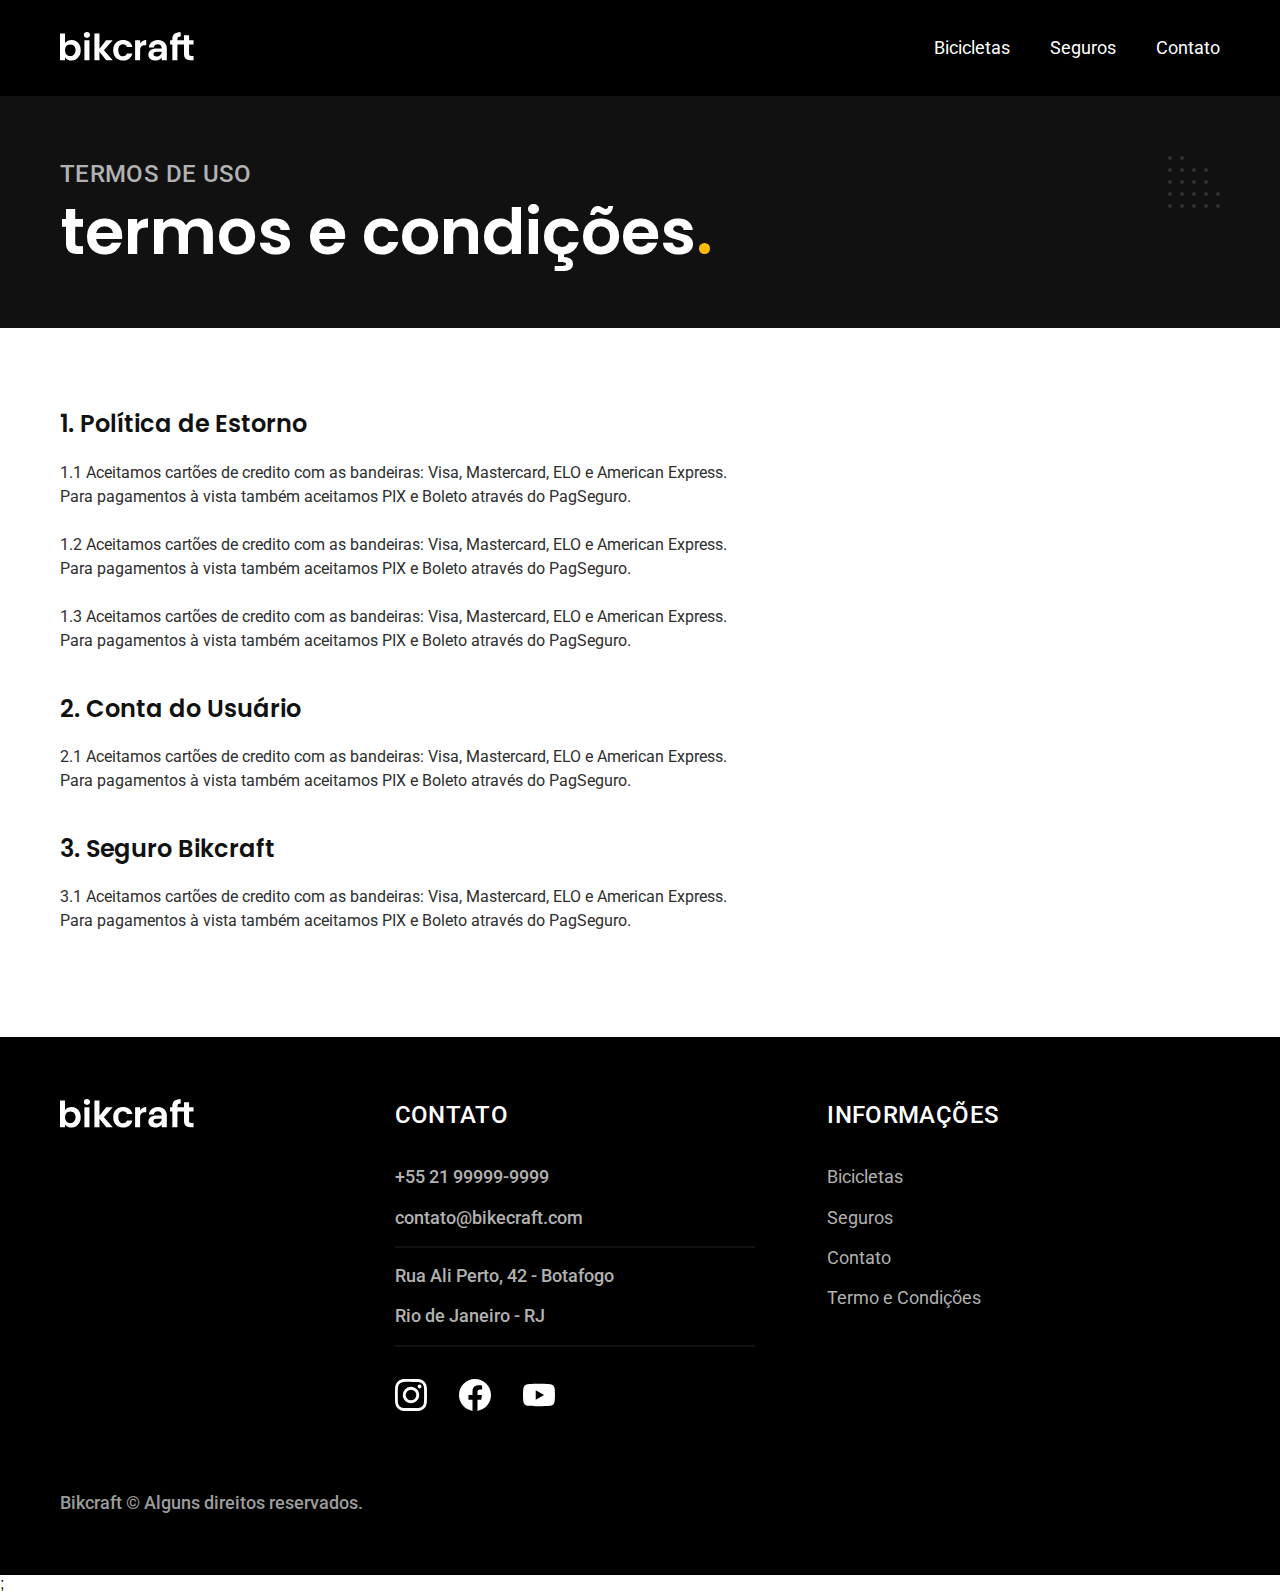
<file: termos.html>
<!DOCTYPE html>
<html lang="pt-br">

<head>
  <meta charset="UTF-8">
  <meta name="viewport" content="width=device-width, initial-scale=1.0">
  <title>Termos e Condições - Bikcraft</title>
  <meta name="description" content="Termos e condições.">
  <link rel="icon" href="./favicon.svg" type="image/svg+xml">
  <link rel="preload" href="./css/style.min.css" as="style">
  <link rel="stylesheet" href="./css/style.min.css">

  <link rel="preconnect" href="https://fonts.googleapis.com">
  <link rel="preconnect" href="https://fonts.gstatic.com" crossorigin>
  <link href="https://fonts.googleapis.com/css2?family=Merriweather:ital,opsz,wght@1,18..144,900&family=Poppins:wght@400;600&family=Roboto:ital,wght@0,100..900;1,100..900&display=swap" rel="stylesheet">

  <script>
    document.documentElement.classList.add('js');
  </script>
</head>

<body id="termos">
  <header class="header-bg">
    <div class="header container">
      <a href="./index.html">
        <svg width="136" height="32" fill="none" xmlns="http://www.w3.org/2000/svg">
          <path d="M5.04 13.196c.648-.96 1.536-1.74 2.664-2.34 1.152-.6 2.46-.9 3.924-.9 1.704 0 3.24.42 4.608 1.26 1.392.84 2.484 2.04 3.276 3.6.816 1.536 1.224 3.324 1.224 5.364s-.408 3.852-1.224 5.436c-.792 1.56-1.884 2.772-3.276 3.636-1.368.864-2.904 1.296-4.608 1.296-1.488 0-2.796-.288-3.924-.864-1.104-.6-1.992-1.368-2.664-2.304v2.844H0V3.584h5.04v9.612Zm10.548 6.984c0-1.2-.252-2.232-.756-3.096-.48-.888-1.128-1.56-1.944-2.016a5.104 5.104 0 0 0-2.592-.684c-.912 0-1.776.24-2.592.72-.792.456-1.44 1.128-1.944 2.016-.48.888-.72 1.932-.72 3.132 0 1.2.24 2.244.72 3.132.504.888 1.152 1.572 1.944 2.052.816.456 1.68.684 2.592.684.936 0 1.8-.24 2.592-.72.816-.48 1.464-1.164 1.944-2.052.504-.888.756-1.944.756-3.168ZM26.954 7.904c-.888 0-1.632-.276-2.232-.828-.576-.576-.864-1.284-.864-2.124 0-.84.288-1.536.864-2.088.6-.576 1.344-.864 2.232-.864.888 0 1.62.288 2.196.864.6.552.9 1.248.9 2.088 0 .84-.3 1.548-.9 2.124-.576.552-1.308.828-2.196.828Zm2.484 2.376v19.944h-5.04V10.28h5.04Zm16.788 19.944-6.768-8.496v8.496h-5.04V3.584h5.04V18.74l6.696-8.46h6.552l-8.784 10.008 8.856 9.936h-6.552Zm6.919-9.972c0-2.064.42-3.864 1.26-5.4.84-1.56 2.004-2.76 3.492-3.6 1.488-.864 3.192-1.296 5.112-1.296 2.472 0 4.512.624 6.12 1.872 1.632 1.224 2.724 2.952 3.276 5.184H66.97c-.288-.864-.78-1.536-1.476-2.016-.672-.504-1.512-.756-2.52-.756-1.44 0-2.58.528-3.42 1.584-.84 1.032-1.26 2.508-1.26 4.428 0 1.896.42 3.372 1.26 4.428.84 1.032 1.98 1.548 3.42 1.548 2.04 0 3.372-.912 3.996-2.736h5.436c-.552 2.16-1.644 3.876-3.276 5.148-1.632 1.272-3.672 1.908-6.12 1.908-1.92 0-3.624-.42-5.112-1.26a9.161 9.161 0 0 1-3.492-3.6c-.84-1.56-1.26-3.372-1.26-5.436h-.001Zm26.993-6.876a7.133 7.133 0 0 1 2.52-2.484c1.056-.6 2.256-.9 3.6-.9v5.292h-1.332c-1.584 0-2.784.372-3.6 1.116-.792.744-1.188 2.04-1.188 3.888v9.936h-5.04V10.28h5.04v3.096Zm21.574 14.004c-.552.912-1.452 1.68-2.7 2.304-1.248.6-2.592.9-4.032.9-1.248 0-2.376-.252-3.384-.756s-1.8-1.2-2.376-2.088c-.576-.888-.864-1.908-.864-3.06 0-1.848.684-3.36 2.052-4.536 1.392-1.176 3.468-1.764 6.228-1.764h5.076c-.048-1.272-.42-2.28-1.116-3.024-.672-.768-1.608-1.152-2.808-1.152-1.056 0-1.932.288-2.628.864-.696.552-1.14 1.332-1.332 2.34h-5.04c.24-1.44.756-2.724 1.548-3.852a8.143 8.143 0 0 1 3.168-2.664c1.32-.648 2.796-.972 4.428-.972 1.68 0 3.192.348 4.536 1.044a7.7 7.7 0 0 1 3.204 2.988c.768 1.296 1.152 2.82 1.152 4.572v11.7h-5.112V27.38Zm-5.256-.864c.84 0 1.656-.18 2.448-.54.816-.36 1.488-.9 2.016-1.62.528-.72.792-1.572.792-2.556v-.144h-4.788c-1.152 0-2.016.228-2.592.684-.552.456-.828 1.056-.828 1.8 0 .72.252 1.296.756 1.728.528.432 1.26.648 2.196.648Zm20.997-12.096v15.804h-5.112V14.42h-2.268v-4.14h2.268V9.272c0-2.448.696-4.248 2.088-5.4 1.392-1.152 3.492-1.692 6.3-1.62V6.5c-1.224-.024-2.076.18-2.556.612s-.72 1.212-.72 2.34v.828h6.55V5.348h5.076v4.932h4.464v4.14h-4.464v9.648c0 .672.156 1.164.468 1.476.336.288.888.432 1.656.432h2.34v4.248h-3.168c-4.248 0-6.372-2.064-6.372-6.192V14.42h-6.55Z" fill="#fff" />
        </svg>
      </a>
      <nav aria-label="primaria">
        <ul class="header-menu font-1-m cor-0 ">
          <li><a href="./bicicletas.html">Bicicletas</a></li>
          <li><a href="./seguros.html">Seguros</a></li>
          <li><a href="./contato.html">Contato</a></li>
        </ul>
      </nav>
    </div>
  </header>

  <main>
    <div class="titulo-bg">
      <div class="titulo container fadeInDown" data-anime="200">
        <p class="font-2-l-b cor-5">Termos de uso</p>
        <h1 class="font-1-xxl cor-0">termos e condições<span class="cor-primaria-1">.</span></h1>
      </div>
    </div>

    <div class="termos container font-2-s cor-10 fadeInDown" data-anime="400">
      <h2 class="font-1-l-b cor-11">1. Política de Estorno</h2>
      <p>1.1 Aceitamos cartões de credito com as bandeiras: Visa, Mastercard, ELO e American Express. Para pagamentos à vista também aceitamos PIX e Boleto através do PagSeguro.</p>
      <p>1.2 Aceitamos cartões de credito com as bandeiras: Visa, Mastercard, ELO e American Express. Para pagamentos à vista também aceitamos PIX e Boleto através do PagSeguro.</p>
      <p>1.3 Aceitamos cartões de credito com as bandeiras: Visa, Mastercard, ELO e American Express. Para pagamentos à vista também aceitamos PIX e Boleto através do PagSeguro.</p>

      <h2 class="font-1-l-b cor-11">2. Conta do Usuário</h2>
      <p>2.1 Aceitamos cartões de credito com as bandeiras: Visa, Mastercard, ELO e American Express. Para pagamentos à vista também aceitamos PIX e Boleto através do PagSeguro.</p>

      <h2 class="font-1-l-b cor-11">3. Seguro Bikcraft</h2>
      <p>3.1 Aceitamos cartões de credito com as bandeiras: Visa, Mastercard, ELO e American Express. Para pagamentos à vista também aceitamos PIX e Boleto através do PagSeguro.</p>
    </div>
  </main>

  <footer class="footer-bg">
    <div class="footer container">
      <img src="./img/bikcraft.svg" width="136" height="32" alt="Bikcraft">
      <div class="footer-contato">
        <h3 class="font-2-l-b cor-0">Contato</h3>
        <ul class=" font-2-m cor-5">
          <li><a href="tel:+5521999999999">+55 21 99999-9999</a></li>
          <li><a href="mailto:contato@bikecraft.com
            ">contato@bikecraft.com</a></li>
          <li>Rua Ali Perto, 42 - Botafogo</li>
          <li>Rio de Janeiro - RJ</li>
        </ul>
        <div class="footer-redes">
          <a href="./"><img src="./img/redes/instagram.svg" width="32" height="32" alt="Instagram"></a>
          <a href="./"><img src="./img/redes/facebook.svg" width="32" height="32" alt="Facebook"></a>
          <a href="./"><img src="./img/redes/youtube.svg" width="32" height="32" alt="Youtube"></a>
        </div>
      </div>
      <div class="footer-informacoes">
        <h3 class="font-2-l-b cor-0">Informações</h3>
        <nav>
          <ul class="font-1-m cor-5">
            <li><a href="./bicicletas.html">Bicicletas</a></li>
            <li><a href="./seguros.html">Seguros</a></li>
            <li><a href="./contato.html">Contato</a></li>
            <li><a href="./termos.html">Termo e Condições</a></li>
          </ul>
        </nav>
      </div>
      <p class="footer-copy font-2-m cor-6">Bikcraft © Alguns direitos reservados.</p>
    </div>
  </footer>
  <script src="./js/plugins/simple-anime.js"></script>;
  <script src="./js/script.js"></script>

</body>

</html>
</file>
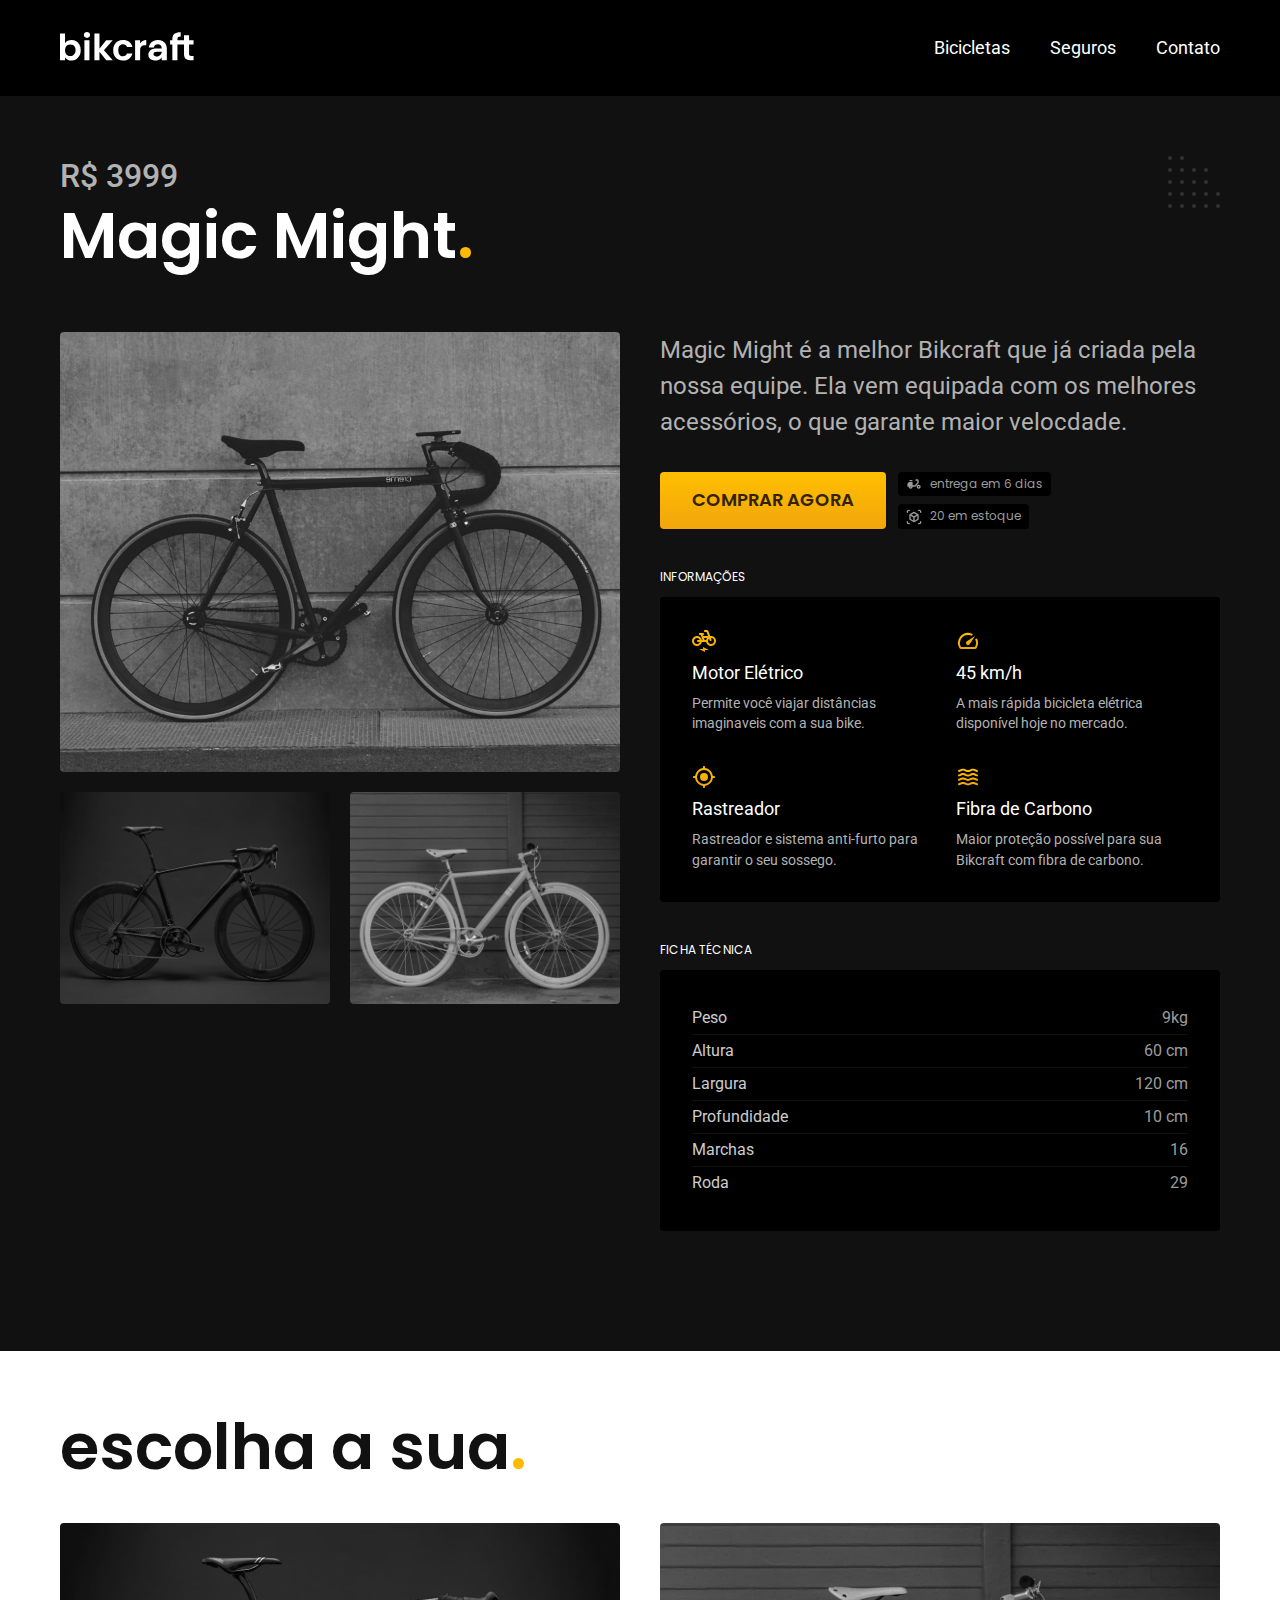
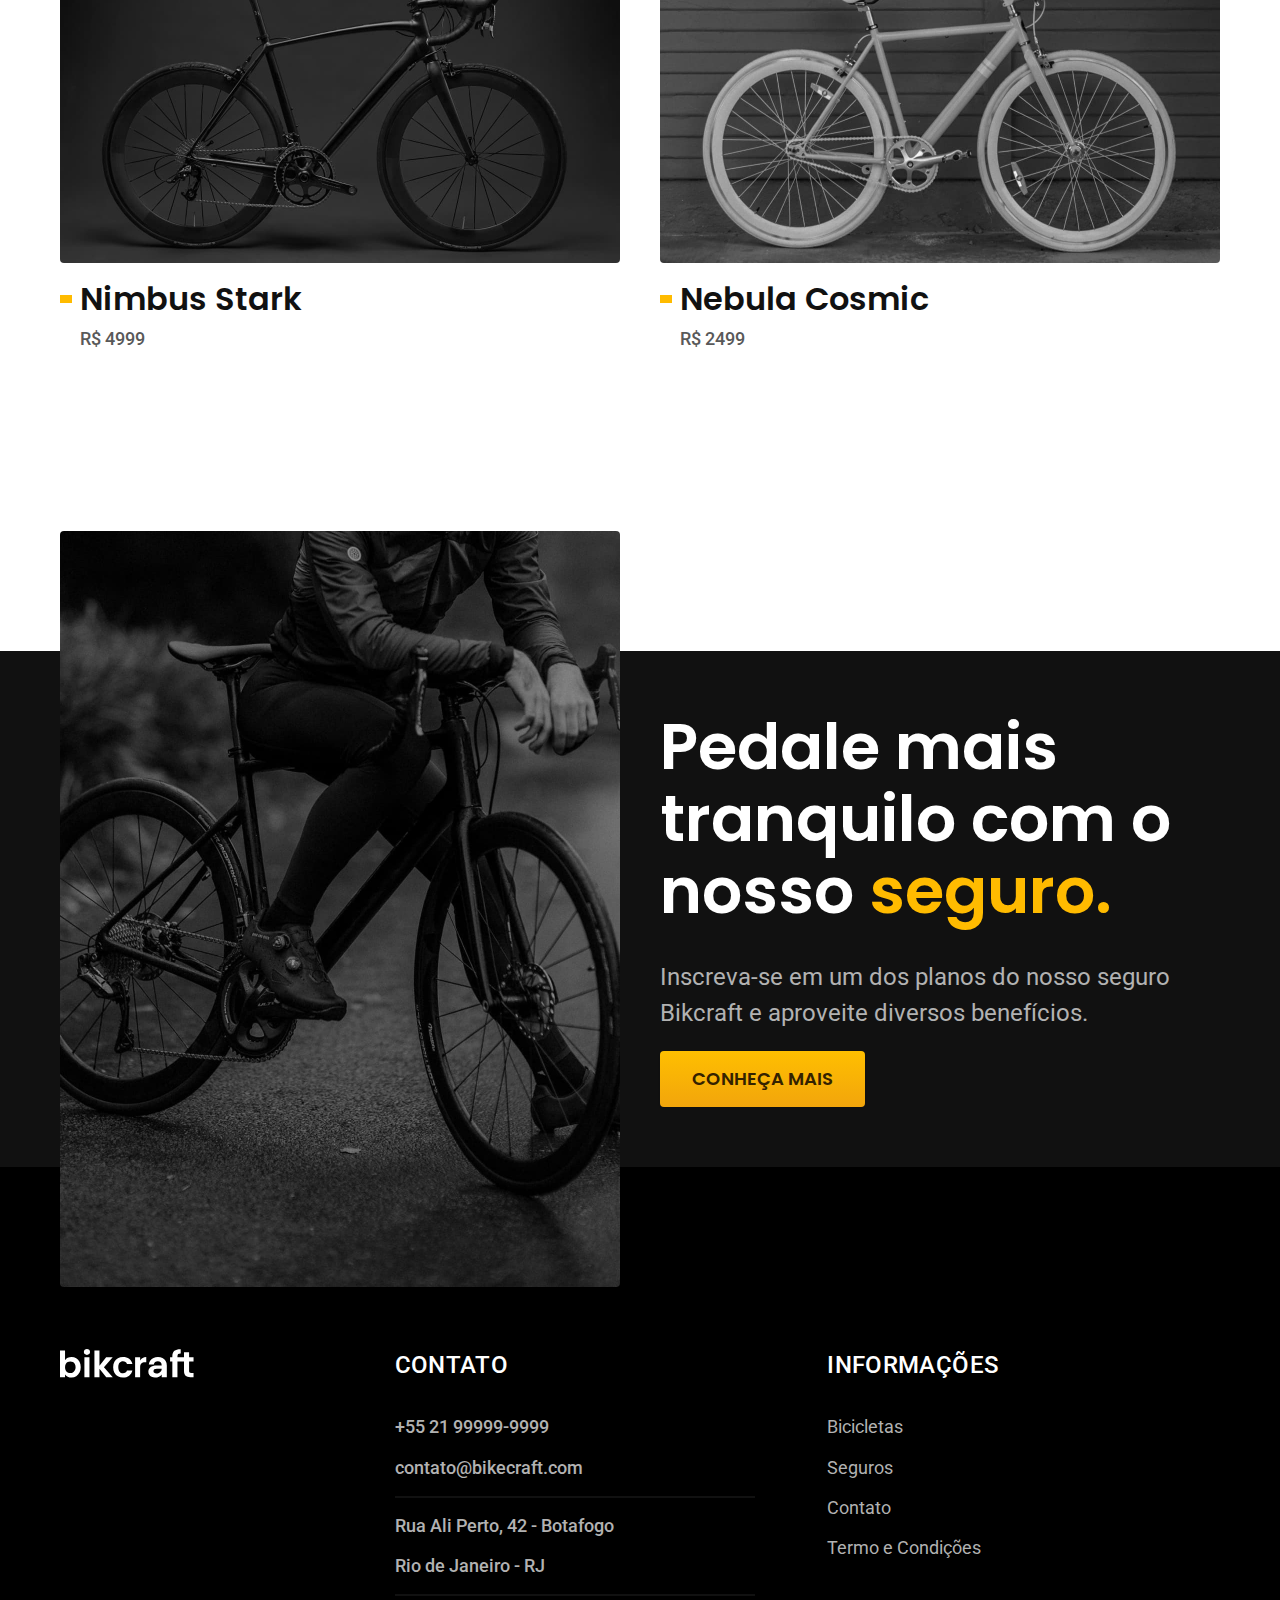
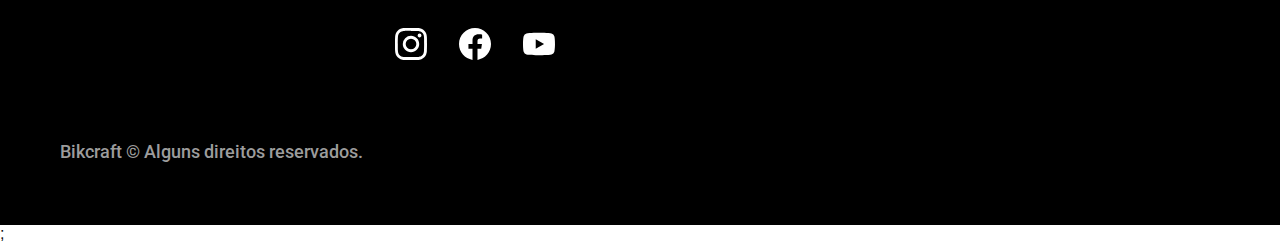
<file: bicicletas/magic.html>
<!DOCTYPE html>
<html lang="pt-br">

<head>
  <meta charset="UTF-8">
  <meta name="viewport" content="width=device-width, initial-scale=1.0">
  <title>Magic Might - Bikcraft</title>
  <meta name="description" content="Bicicleta Ninbus Stark.">
  <link rel="icon" href="../favicon.svg" type="image/svg+xml">
  <link rel="preload" href="../css/style.min.css" as="style">
  <link rel="stylesheet" href="../css/style.min.css">

  <link rel="preconnect" href="https://fonts.googleapis.com">
  <link rel="preconnect" href="https://fonts.gstatic.com" crossorigin>
  <link href="https://fonts.googleapis.com/css2?family=Merriweather:ital,opsz,wght@1,18..144,900&family=Poppins:wght@400;600&family=Roboto:ital,wght@0,100..900;1,100..900&display=swap" rel="stylesheet">

  <script>
    document.documentElement.classList.add('js');
  </script>
</head>

<body id="bicicleta">
  <header class="header-bg">
    <div class="header container">
      <a href="../index.html">
        <svg width="136" height="32" fill="none" xmlns="http://www.w3.org/2000/svg">
          <path d="M5.04 13.196c.648-.96 1.536-1.74 2.664-2.34 1.152-.6 2.46-.9 3.924-.9 1.704 0 3.24.42 4.608 1.26 1.392.84 2.484 2.04 3.276 3.6.816 1.536 1.224 3.324 1.224 5.364s-.408 3.852-1.224 5.436c-.792 1.56-1.884 2.772-3.276 3.636-1.368.864-2.904 1.296-4.608 1.296-1.488 0-2.796-.288-3.924-.864-1.104-.6-1.992-1.368-2.664-2.304v2.844H0V3.584h5.04v9.612Zm10.548 6.984c0-1.2-.252-2.232-.756-3.096-.48-.888-1.128-1.56-1.944-2.016a5.104 5.104 0 0 0-2.592-.684c-.912 0-1.776.24-2.592.72-.792.456-1.44 1.128-1.944 2.016-.48.888-.72 1.932-.72 3.132 0 1.2.24 2.244.72 3.132.504.888 1.152 1.572 1.944 2.052.816.456 1.68.684 2.592.684.936 0 1.8-.24 2.592-.72.816-.48 1.464-1.164 1.944-2.052.504-.888.756-1.944.756-3.168ZM26.954 7.904c-.888 0-1.632-.276-2.232-.828-.576-.576-.864-1.284-.864-2.124 0-.84.288-1.536.864-2.088.6-.576 1.344-.864 2.232-.864.888 0 1.62.288 2.196.864.6.552.9 1.248.9 2.088 0 .84-.3 1.548-.9 2.124-.576.552-1.308.828-2.196.828Zm2.484 2.376v19.944h-5.04V10.28h5.04Zm16.788 19.944-6.768-8.496v8.496h-5.04V3.584h5.04V18.74l6.696-8.46h6.552l-8.784 10.008 8.856 9.936h-6.552Zm6.919-9.972c0-2.064.42-3.864 1.26-5.4.84-1.56 2.004-2.76 3.492-3.6 1.488-.864 3.192-1.296 5.112-1.296 2.472 0 4.512.624 6.12 1.872 1.632 1.224 2.724 2.952 3.276 5.184H66.97c-.288-.864-.78-1.536-1.476-2.016-.672-.504-1.512-.756-2.52-.756-1.44 0-2.58.528-3.42 1.584-.84 1.032-1.26 2.508-1.26 4.428 0 1.896.42 3.372 1.26 4.428.84 1.032 1.98 1.548 3.42 1.548 2.04 0 3.372-.912 3.996-2.736h5.436c-.552 2.16-1.644 3.876-3.276 5.148-1.632 1.272-3.672 1.908-6.12 1.908-1.92 0-3.624-.42-5.112-1.26a9.161 9.161 0 0 1-3.492-3.6c-.84-1.56-1.26-3.372-1.26-5.436h-.001Zm26.993-6.876a7.133 7.133 0 0 1 2.52-2.484c1.056-.6 2.256-.9 3.6-.9v5.292h-1.332c-1.584 0-2.784.372-3.6 1.116-.792.744-1.188 2.04-1.188 3.888v9.936h-5.04V10.28h5.04v3.096Zm21.574 14.004c-.552.912-1.452 1.68-2.7 2.304-1.248.6-2.592.9-4.032.9-1.248 0-2.376-.252-3.384-.756s-1.8-1.2-2.376-2.088c-.576-.888-.864-1.908-.864-3.06 0-1.848.684-3.36 2.052-4.536 1.392-1.176 3.468-1.764 6.228-1.764h5.076c-.048-1.272-.42-2.28-1.116-3.024-.672-.768-1.608-1.152-2.808-1.152-1.056 0-1.932.288-2.628.864-.696.552-1.14 1.332-1.332 2.34h-5.04c.24-1.44.756-2.724 1.548-3.852a8.143 8.143 0 0 1 3.168-2.664c1.32-.648 2.796-.972 4.428-.972 1.68 0 3.192.348 4.536 1.044a7.7 7.7 0 0 1 3.204 2.988c.768 1.296 1.152 2.82 1.152 4.572v11.7h-5.112V27.38Zm-5.256-.864c.84 0 1.656-.18 2.448-.54.816-.36 1.488-.9 2.016-1.62.528-.72.792-1.572.792-2.556v-.144h-4.788c-1.152 0-2.016.228-2.592.684-.552.456-.828 1.056-.828 1.8 0 .72.252 1.296.756 1.728.528.432 1.26.648 2.196.648Zm20.997-12.096v15.804h-5.112V14.42h-2.268v-4.14h2.268V9.272c0-2.448.696-4.248 2.088-5.4 1.392-1.152 3.492-1.692 6.3-1.62V6.5c-1.224-.024-2.076.18-2.556.612s-.72 1.212-.72 2.34v.828h6.55V5.348h5.076v4.932h4.464v4.14h-4.464v9.648c0 .672.156 1.164.468 1.476.336.288.888.432 1.656.432h2.34v4.248h-3.168c-4.248 0-6.372-2.064-6.372-6.192V14.42h-6.55Z" fill="#fff" />
        </svg>
      </a>
      <nav aria-label="primaria">
        <ul class="header-menu font-1-m cor-0 ">
          <li><a href="../bicicletas.html">Bicicletas</a></li>
          <li><a href="../seguros.html">Seguros</a></li>
          <li><a href="../contato.html">Contato</a></li>
        </ul>
      </nav>
    </div>
  </header>

  <main class="titulo-bg">
    <div class="titulo container fadeInDown" data-anime="200">
      <p class="font-2-xl cor-5">R$ 3999</p>
      <h1 class="font-1-xxl cor-0">Magic Might<span class="cor-primaria-1">.</span></h1>
    </div>
    <div class="bicicleta container fadeInUp" data-anime="400">
      <div class="bicicleta-imagens">
        <img src="../img/bicicleta/nimbus2.jpg" width="1120" height="880" alt=" bikcraft magic">
        <img src="../img/bicicleta/nimbus1.jpg" width="1120" height="880" alt=" bikcraft magic">
        <img src="../img/bicicleta/nimbus3.jpg" width="1120" height="880" alt=" bikcraft magic">
      </div>

      <div class="bicicleta-conteudo">
        <p class="font-2-l cor-5">Magic Might é a melhor Bikcraft que já criada pela nossa equipe. Ela vem equipada com os melhores acessórios, o que garante maior velocdade.</p>
        <div class="bicicleta-comprar">
          <a class="botao" href="../orcamento.html?tipo=bikcraft&produto=magic">Comprar Agora</a>
          <span class="font-1-xs cor-6"><img src="../img/icones/entrega.svg" width="16" height="16" alt=""> entrega em 6 dias</span>
          <span class="font-1-xs cor-6"><img src="../img/icones/estoque.svg" width="16" height="16" alt="">20 em estoque</span>
        </div>

        <h2 class="font-1-xs cor-0">Informações</h2>
        <ul class="bicicleta-informacoes">
          <li>
            <img src="../img/icones/eletrica.svg" width="32" height="32" alt="">
            <h3 class="font-1-m cor-0">Motor Elétrico</h3>
            <p class="font-2-xs cor-5">Permite você viajar distâncias imaginaveis com a sua bike.</p>
          </li>

          <li>
            <img src="../img/icones/velocidade.svg" width="32" height="32" alt="">
            <h3 class="font-1-m cor-0">45 km/h</h3>
            <p class="font-2-xs cor-5">A mais rápida bicicleta elétrica disponível hoje no mercado.</p>
          </li>

          <li>
            <img src="../img/icones/rastreador.svg" width="32" height="32" alt="">
            <h3 class="font-1-m cor-0">Rastreador</h3>
            <p class="font-2-xs cor-5">Rastreador e sistema anti-furto para garantir o seu sossego.</p>
          </li>

          <li>
            <img src="../img/icones/carbono.svg" width="32" height="32" alt="">
            <h3 class="font-1-m cor-0">Fibra de Carbono</h3>
            <p class="font-2-xs cor-5">Maior proteção possível para sua Bikcraft com fibra de carbono.</p>
          </li>
        </ul>

        <h2 class="font-1-xs cor-0">Ficha Técnica</h2>
        <ul class="bicicleta-ficha font-2-s cor-4">
          <li>Peso <span>9kg</span></li>
          <li>Altura <span>60 cm</span></li>
          <li>Largura <span>120 cm</span></li>
          <li>Profundidade <span>10 cm</span></li>
          <li>Marchas <span>16</span></li>
          <li>Roda<span>29</span></li>
        </ul>
      </div>
    </div>


  </main>

  <article class="bicicletas-lista container">
    <h2 class="font-1-xxl">escolha a sua<span class="cor-primaria-1">.</span></h2>

    <ul class="bicicletas-lista-itens">
      <li>
        <a href="./nimbus.html">
          <img src="../img/bicicletas/nimbus.jpg" width="1120" height="680" alt="Bicicleta Nimbus Stark">
          <h3 class="font-1-xl">Nimbus Stark</h3>
          <span class="font-2-m cor-8">R$ 4999</span>
        </a>
      </li>


      <li>
        <a href="./nebula.html">
          <img src="../img/bicicletas/nebula.jpg" width="1120" height="680" alt="Bicicleta Nebula Cosmic">
          <h3 class="font-1-xl">Nebula Cosmic</h3>
          <span class="font-2-m cor-8">R$ 2499</span>
        </a>
      </li>
    </ul>
  </article>

  <article class="bicicletas-seguro-bg">
    <div class="bicicletas-seguro container">
      <div class="bicicletas-seguro-imagem">
        <img src="../img/fotos/seguros.jpg" width="1360" height="1512" alt="Pessoa parada em cima de uma bicicleta">
      </div>
      <div class="bicicletas-seguro-conteudo">
        <h2 class="font-1-xxl cor-0">Pedale mais tranquilo com o nosso <span class="cor-primaria-1">seguro.</span></h2>
        <p class="font-2-l cor-5">Inscreva-se em um dos planos do nosso seguro Bikcraft e aproveite diversos benefícios.</p>
        <a href="../seguros.html" class="botao">Conheça Mais</a>
      </div>
    </div>
  </article>

  <footer class="footer-bg">
    <div class="footer container">
      <img src="../img/bikcraft.svg" width="136" height="32" alt="Bikcraft">
      <div class="footer-contato">
        <h3 class="font-2-l-b cor-0">Contato</h3>
        <ul class=" font-2-m cor-5">
          <li><a href="tel:+5521999999999">+55 21 99999-9999</a></li>
          <li><a href="mailto:contato@bikecraft.com
            ">contato@bikecraft.com</a></li>
          <li>Rua Ali Perto, 42 - Botafogo</li>
          <li>Rio de Janeiro - RJ</li>
        </ul>
        <div class="footer-redes">
          <a href="./"><img src="../img/redes/instagram.svg" width="32" height="32" alt="Instagram"></a>
          <a href="./"><img src="../img/redes/facebook.svg" width="32" height="32" alt="Facebook"></a>
          <a href="./"><img src="../img/redes/youtube.svg" width="32" height="32" alt="Youtube"></a>
        </div>
      </div>
      <div class="footer-informacoes">
        <h3 class="font-2-l-b cor-0">Informações</h3>
        <nav>
          <ul class="font-1-m cor-5">
            <li><a href="../bicicletas.html">Bicicletas</a></li>
            <li><a href="../seguros.html">Seguros</a></li>
            <li><a href="../contato.html">Contato</a></li>
            <li><a href="../termos.html">Termo e Condições</a></li>
          </ul>
        </nav>
      </div>
      <p class="footer-copy font-2-m cor-6">Bikcraft © Alguns direitos reservados.</p>
    </div>
  </footer>
  <script src="../js/plugins/simple-anime.js"></script>;
  <script src="../js/script.js"></script>

</body>

</html>
</file>
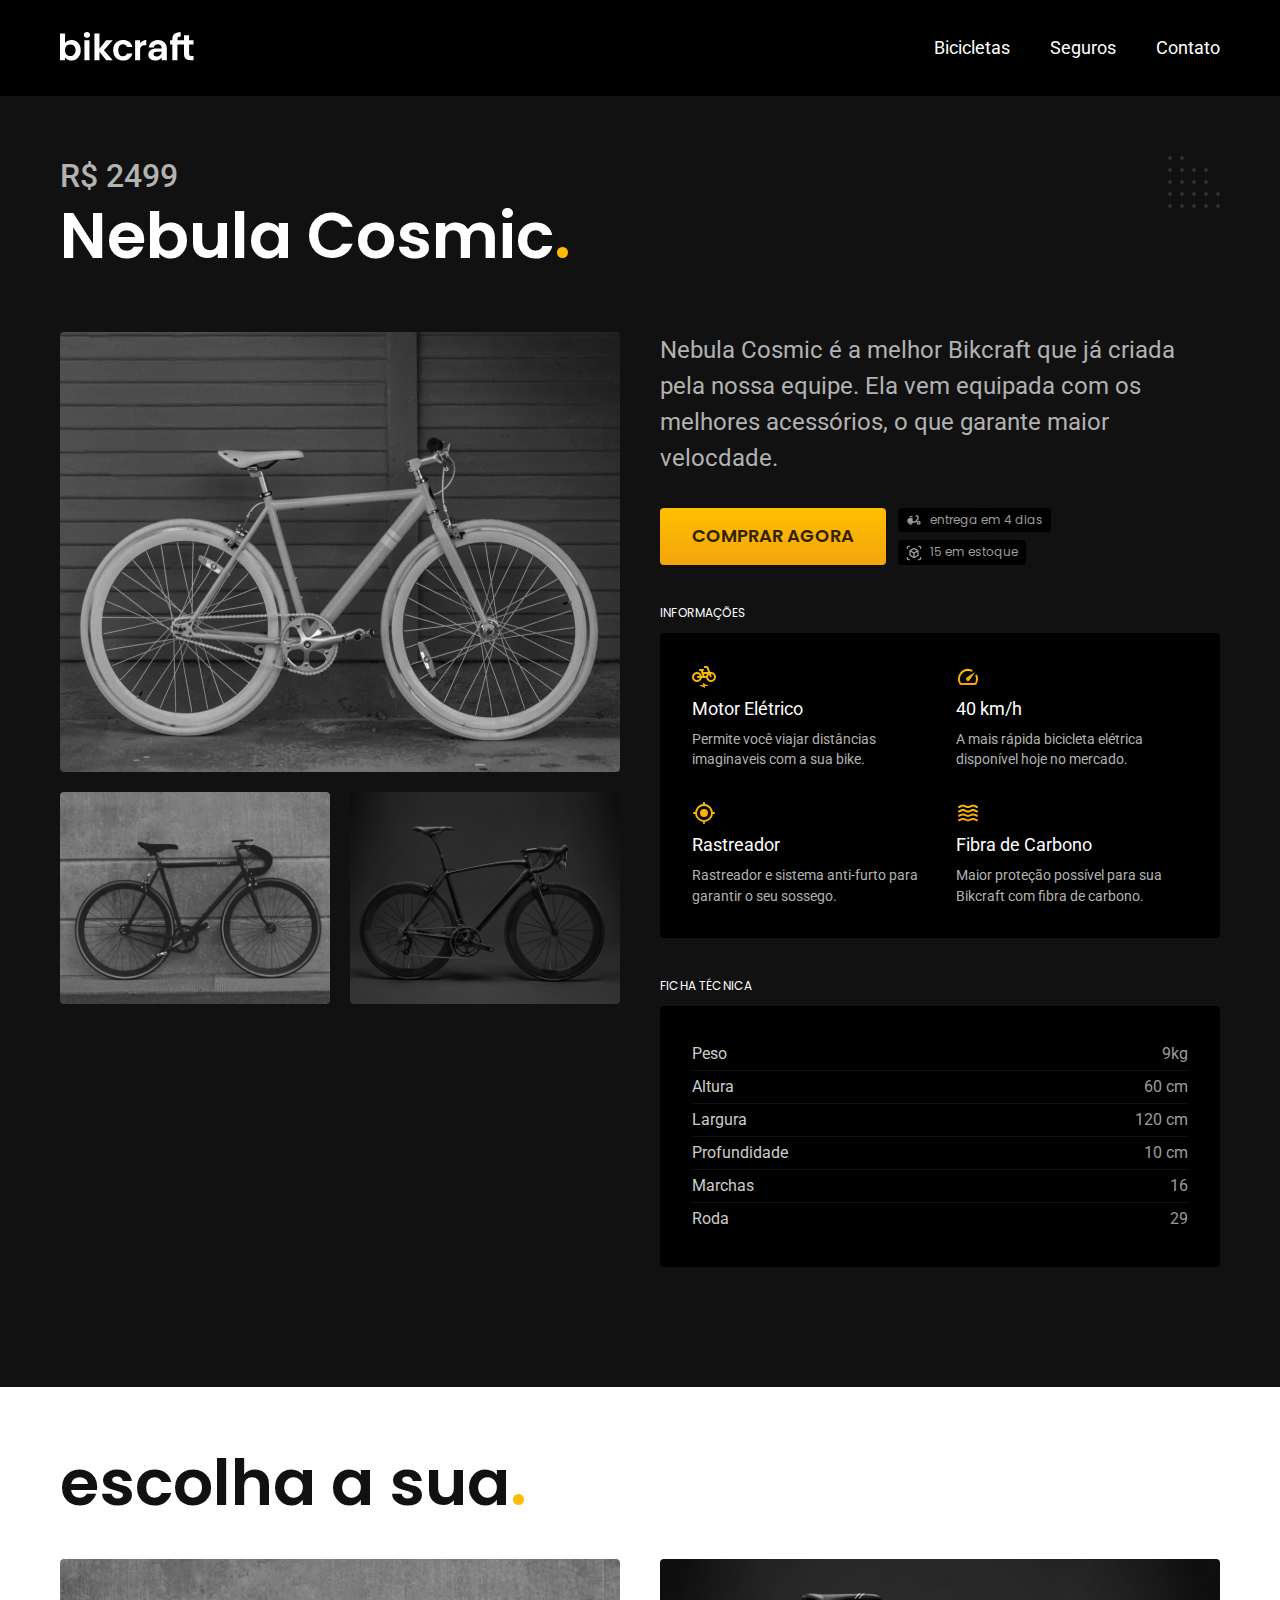
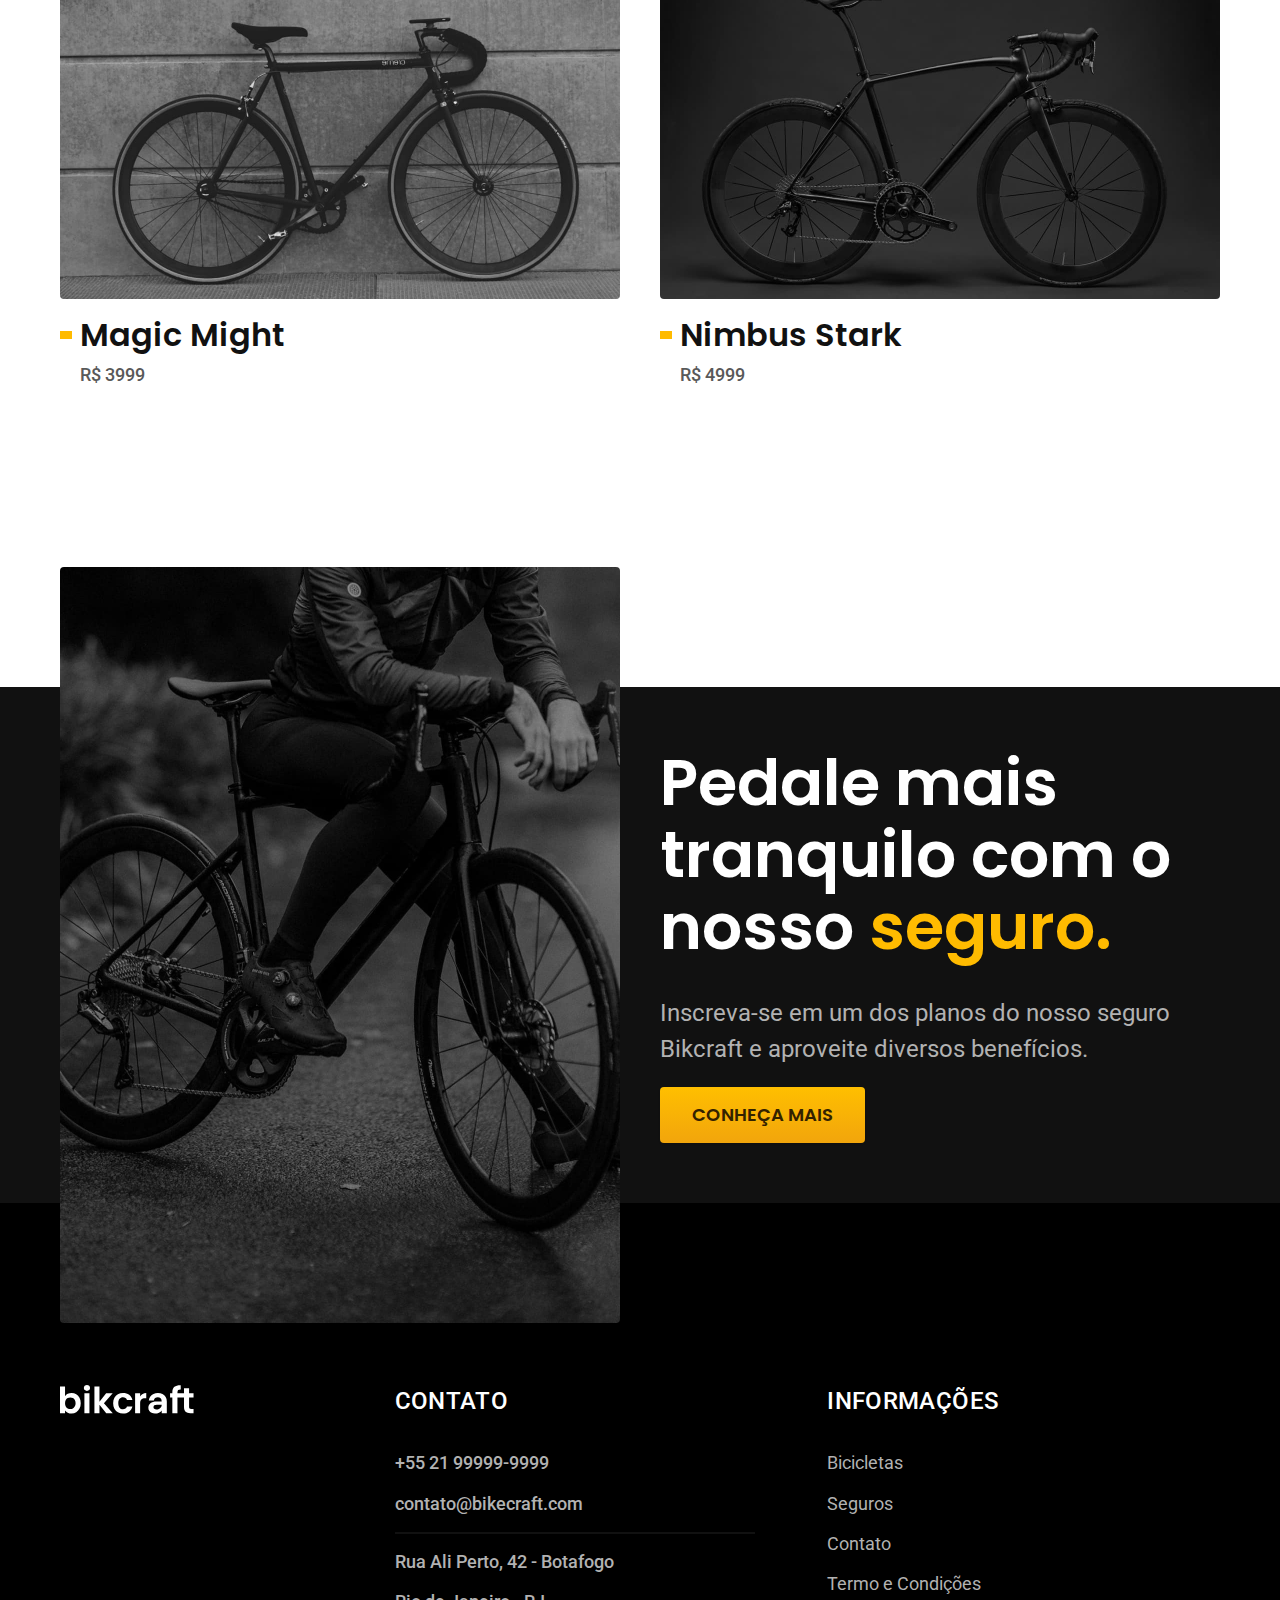
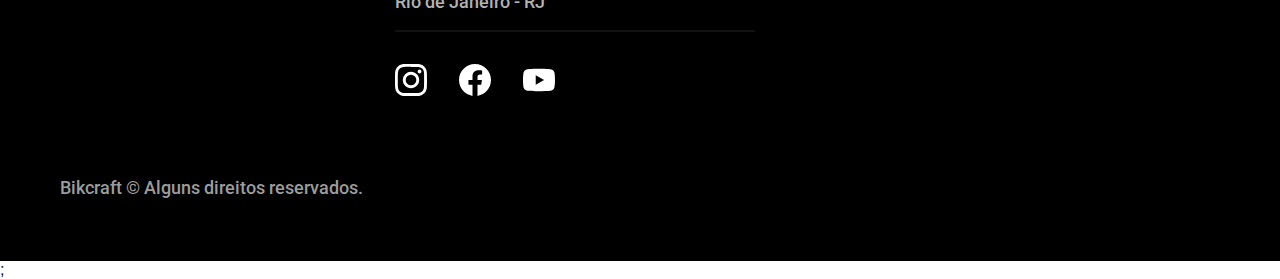
<file: bicicletas/nebula.html>
<!DOCTYPE html>
<html lang="pt-br">

<head>
  <meta charset="UTF-8">
  <meta name="viewport" content="width=device-width, initial-scale=1.0">
  <title>Nebula Cosmic - Bikcraft</title>
  <meta name="description" content="Bicicleta Ninbus Stark.">
  <link rel="icon" href="../favicon.svg" type="image/svg+xml">
  <link rel="preload" href="../css/style.min.css" as="style">
  <link rel="stylesheet" href="../css/style.min.css">

  <link rel="preconnect" href="https://fonts.googleapis.com">
  <link rel="preconnect" href="https://fonts.gstatic.com" crossorigin>
  <link href="https://fonts.googleapis.com/css2?family=Merriweather:ital,opsz,wght@1,18..144,900&family=Poppins:wght@400;600&family=Roboto:ital,wght@0,100..900;1,100..900&display=swap" rel="stylesheet">

  <script>
    document.documentElement.classList.add('js');
  </script>
</head>

<body id="bicicleta">
  <header class="header-bg">
    <div class="header container">
      <a href="../index.html">
        <svg width="136" height="32" fill="none" xmlns="http://www.w3.org/2000/svg">
          <path d="M5.04 13.196c.648-.96 1.536-1.74 2.664-2.34 1.152-.6 2.46-.9 3.924-.9 1.704 0 3.24.42 4.608 1.26 1.392.84 2.484 2.04 3.276 3.6.816 1.536 1.224 3.324 1.224 5.364s-.408 3.852-1.224 5.436c-.792 1.56-1.884 2.772-3.276 3.636-1.368.864-2.904 1.296-4.608 1.296-1.488 0-2.796-.288-3.924-.864-1.104-.6-1.992-1.368-2.664-2.304v2.844H0V3.584h5.04v9.612Zm10.548 6.984c0-1.2-.252-2.232-.756-3.096-.48-.888-1.128-1.56-1.944-2.016a5.104 5.104 0 0 0-2.592-.684c-.912 0-1.776.24-2.592.72-.792.456-1.44 1.128-1.944 2.016-.48.888-.72 1.932-.72 3.132 0 1.2.24 2.244.72 3.132.504.888 1.152 1.572 1.944 2.052.816.456 1.68.684 2.592.684.936 0 1.8-.24 2.592-.72.816-.48 1.464-1.164 1.944-2.052.504-.888.756-1.944.756-3.168ZM26.954 7.904c-.888 0-1.632-.276-2.232-.828-.576-.576-.864-1.284-.864-2.124 0-.84.288-1.536.864-2.088.6-.576 1.344-.864 2.232-.864.888 0 1.62.288 2.196.864.6.552.9 1.248.9 2.088 0 .84-.3 1.548-.9 2.124-.576.552-1.308.828-2.196.828Zm2.484 2.376v19.944h-5.04V10.28h5.04Zm16.788 19.944-6.768-8.496v8.496h-5.04V3.584h5.04V18.74l6.696-8.46h6.552l-8.784 10.008 8.856 9.936h-6.552Zm6.919-9.972c0-2.064.42-3.864 1.26-5.4.84-1.56 2.004-2.76 3.492-3.6 1.488-.864 3.192-1.296 5.112-1.296 2.472 0 4.512.624 6.12 1.872 1.632 1.224 2.724 2.952 3.276 5.184H66.97c-.288-.864-.78-1.536-1.476-2.016-.672-.504-1.512-.756-2.52-.756-1.44 0-2.58.528-3.42 1.584-.84 1.032-1.26 2.508-1.26 4.428 0 1.896.42 3.372 1.26 4.428.84 1.032 1.98 1.548 3.42 1.548 2.04 0 3.372-.912 3.996-2.736h5.436c-.552 2.16-1.644 3.876-3.276 5.148-1.632 1.272-3.672 1.908-6.12 1.908-1.92 0-3.624-.42-5.112-1.26a9.161 9.161 0 0 1-3.492-3.6c-.84-1.56-1.26-3.372-1.26-5.436h-.001Zm26.993-6.876a7.133 7.133 0 0 1 2.52-2.484c1.056-.6 2.256-.9 3.6-.9v5.292h-1.332c-1.584 0-2.784.372-3.6 1.116-.792.744-1.188 2.04-1.188 3.888v9.936h-5.04V10.28h5.04v3.096Zm21.574 14.004c-.552.912-1.452 1.68-2.7 2.304-1.248.6-2.592.9-4.032.9-1.248 0-2.376-.252-3.384-.756s-1.8-1.2-2.376-2.088c-.576-.888-.864-1.908-.864-3.06 0-1.848.684-3.36 2.052-4.536 1.392-1.176 3.468-1.764 6.228-1.764h5.076c-.048-1.272-.42-2.28-1.116-3.024-.672-.768-1.608-1.152-2.808-1.152-1.056 0-1.932.288-2.628.864-.696.552-1.14 1.332-1.332 2.34h-5.04c.24-1.44.756-2.724 1.548-3.852a8.143 8.143 0 0 1 3.168-2.664c1.32-.648 2.796-.972 4.428-.972 1.68 0 3.192.348 4.536 1.044a7.7 7.7 0 0 1 3.204 2.988c.768 1.296 1.152 2.82 1.152 4.572v11.7h-5.112V27.38Zm-5.256-.864c.84 0 1.656-.18 2.448-.54.816-.36 1.488-.9 2.016-1.62.528-.72.792-1.572.792-2.556v-.144h-4.788c-1.152 0-2.016.228-2.592.684-.552.456-.828 1.056-.828 1.8 0 .72.252 1.296.756 1.728.528.432 1.26.648 2.196.648Zm20.997-12.096v15.804h-5.112V14.42h-2.268v-4.14h2.268V9.272c0-2.448.696-4.248 2.088-5.4 1.392-1.152 3.492-1.692 6.3-1.62V6.5c-1.224-.024-2.076.18-2.556.612s-.72 1.212-.72 2.34v.828h6.55V5.348h5.076v4.932h4.464v4.14h-4.464v9.648c0 .672.156 1.164.468 1.476.336.288.888.432 1.656.432h2.34v4.248h-3.168c-4.248 0-6.372-2.064-6.372-6.192V14.42h-6.55Z" fill="#fff" />
        </svg>
      </a>
      <nav aria-label="primaria">
        <ul class="header-menu font-1-m cor-0 ">
          <li><a href="../bicicletas.html">Bicicletas</a></li>
          <li><a href="../seguros.html">Seguros</a></li>
          <li><a href="../contato.html">Contato</a></li>
        </ul>
      </nav>
    </div>
  </header>

  <main class="titulo-bg">
    <div class="titulo container fadeInDown" data-anime="200">
      <p class="font-2-xl cor-5">R$ 2499</p>
      <h1 class="font-1-xxl cor-0">Nebula Cosmic<span class="cor-primaria-1">.</span></h1>
    </div>
    <div class="bicicleta container fadeInUp" data-anime="400">
      <div class="bicicleta-imagens">
        <img src="../img/bicicleta/nimbus3.jpg" width="1120" height="880" alt=" bicicleta nebula">
        <img src="../img/bicicleta/nimbus2.jpg" width="1120" height="880" alt=" bicicleta nebula">
        <img src="../img/bicicleta/nimbus1.jpg" width="1120" height="880" alt=" bicicleta nebula">
      </div>

      <div class="bicicleta-conteudo">
        <p class="font-2-l cor-5">Nebula Cosmic é a melhor Bikcraft que já criada pela nossa equipe. Ela vem equipada com os melhores acessórios, o que garante maior velocdade.</p>
        <div class="bicicleta-comprar">
          <a class="botao" href="../orcamento.html?tipo=bikcraft&produto=nebula">Comprar Agora</a>
          <span class="font-1-xs cor-6"><img src="../img/icones/entrega.svg" width="16" height="16" alt=""> entrega em 4 dias</span>
          <span class="font-1-xs cor-6"><img src="../img/icones/estoque.svg" width="16" height="16" alt="">15 em estoque</span>
        </div>

        <h2 class="font-1-xs cor-0">Informações</h2>
        <ul class="bicicleta-informacoes">
          <li>
            <img src="../img/icones/eletrica.svg" width="32" height="32" alt="">
            <h3 class="font-1-m cor-0">Motor Elétrico</h3>
            <p class="font-2-xs cor-5">Permite você viajar distâncias imaginaveis com a sua bike.</p>
          </li>

          <li>
            <img src="../img/icones/velocidade.svg" width="32" height="32" alt="">
            <h3 class="font-1-m cor-0">40 km/h</h3>
            <p class="font-2-xs cor-5">A mais rápida bicicleta elétrica disponível hoje no mercado.</p>
          </li>

          <li>
            <img src="../img/icones/rastreador.svg" width="32" height="32" alt="">
            <h3 class="font-1-m cor-0">Rastreador</h3>
            <p class="font-2-xs cor-5">Rastreador e sistema anti-furto para garantir o seu sossego.</p>
          </li>

          <li>
            <img src="../img/icones/carbono.svg" width="32" height="32" alt="">
            <h3 class="font-1-m cor-0">Fibra de Carbono</h3>
            <p class="font-2-xs cor-5">Maior proteção possível para sua Bikcraft com fibra de carbono.</p>
          </li>
        </ul>

        <h2 class="font-1-xs cor-0">Ficha Técnica</h2>
        <ul class="bicicleta-ficha font-2-s cor-4">
          <li>Peso <span>9kg</span></li>
          <li>Altura <span>60 cm</span></li>
          <li>Largura <span>120 cm</span></li>
          <li>Profundidade <span>10 cm</span></li>
          <li>Marchas <span>16</span></li>
          <li>Roda<span>29</span></li>
        </ul>
      </div>
    </div>


  </main>

  <article class="bicicletas-lista container">
    <h2 class="font-1-xxl">escolha a sua<span class="cor-primaria-1">.</span></h2>

    <ul class="bicicletas-lista-itens">
      <li>
        <a href="./magic.html">
          <img src="../img/bicicletas/magic.jpg" width="1120" height="680" alt="Bicicleta Nimbus Stark">
          <h3 class="font-1-xl">Magic Might</h3>
          <span class="font-2-m cor-8">R$ 3999</span>
        </a>
      </li>


      <li>
        <a href="./nimbus.html">
          <img src="../img/bicicletas/nimbus.jpg" width="1120" height="680" alt="Bicicleta Nebula Cosmic">
          <h3 class="font-1-xl">Nimbus Stark</h3>
          <span class="font-2-m cor-8">R$ 4999</span>
        </a>
      </li>
    </ul>
  </article>

  <article class="bicicletas-seguro-bg">
    <div class="bicicletas-seguro container">
      <div class="bicicletas-seguro-imagem">
        <img src="../img/fotos/seguros.jpg" width="1360" height="1512" alt="Pessoa parada em cima de uma bicicleta">
      </div>
      <div class="bicicletas-seguro-conteudo">
        <h2 class="font-1-xxl cor-0">Pedale mais tranquilo com o nosso <span class="cor-primaria-1">seguro.</span></h2>
        <p class="font-2-l cor-5">Inscreva-se em um dos planos do nosso seguro Bikcraft e aproveite diversos benefícios.</p>
        <a href="../seguros.html" class="botao">Conheça Mais</a>
      </div>
    </div>
  </article>

  <footer class="footer-bg">
    <div class="footer container">
      <img src="../img/bikcraft.svg" width="136" height="32" alt="Bikcraft">
      <div class="footer-contato">
        <h3 class="font-2-l-b cor-0">Contato</h3>
        <ul class=" font-2-m cor-5">
          <li><a href="tel:+5521999999999">+55 21 99999-9999</a></li>
          <li><a href="mailto:contato@bikecraft.com
            ">contato@bikecraft.com</a></li>
          <li>Rua Ali Perto, 42 - Botafogo</li>
          <li>Rio de Janeiro - RJ</li>
        </ul>
        <div class="footer-redes">
          <a href="./"><img src="../img/redes/instagram.svg" width="32" height="32" alt="Instagram"></a>
          <a href="./"><img src="../img/redes/facebook.svg" width="32" height="32" alt="Facebook"></a>
          <a href="./"><img src="../img/redes/youtube.svg" width="32" height="32" alt="Youtube"></a>
        </div>
      </div>
      <div class="footer-informacoes">
        <h3 class="font-2-l-b cor-0">Informações</h3>
        <nav>
          <ul class="font-1-m cor-5">
            <li><a href="../bicicletas.html">Bicicletas</a></li>
            <li><a href="../seguros.html">Seguros</a></li>
            <li><a href="../contato.html">Contato</a></li>
            <li><a href="../termos.html">Termo e Condições</a></li>
          </ul>
        </nav>
      </div>
      <p class="footer-copy font-2-m cor-6">Bikcraft © Alguns direitos reservados.</p>
    </div>
  </footer>
  <script src="../js/plugins/simple-anime.js"></script>;
  <script src="../js/script.js"></script>

</body>

</html>
</file>
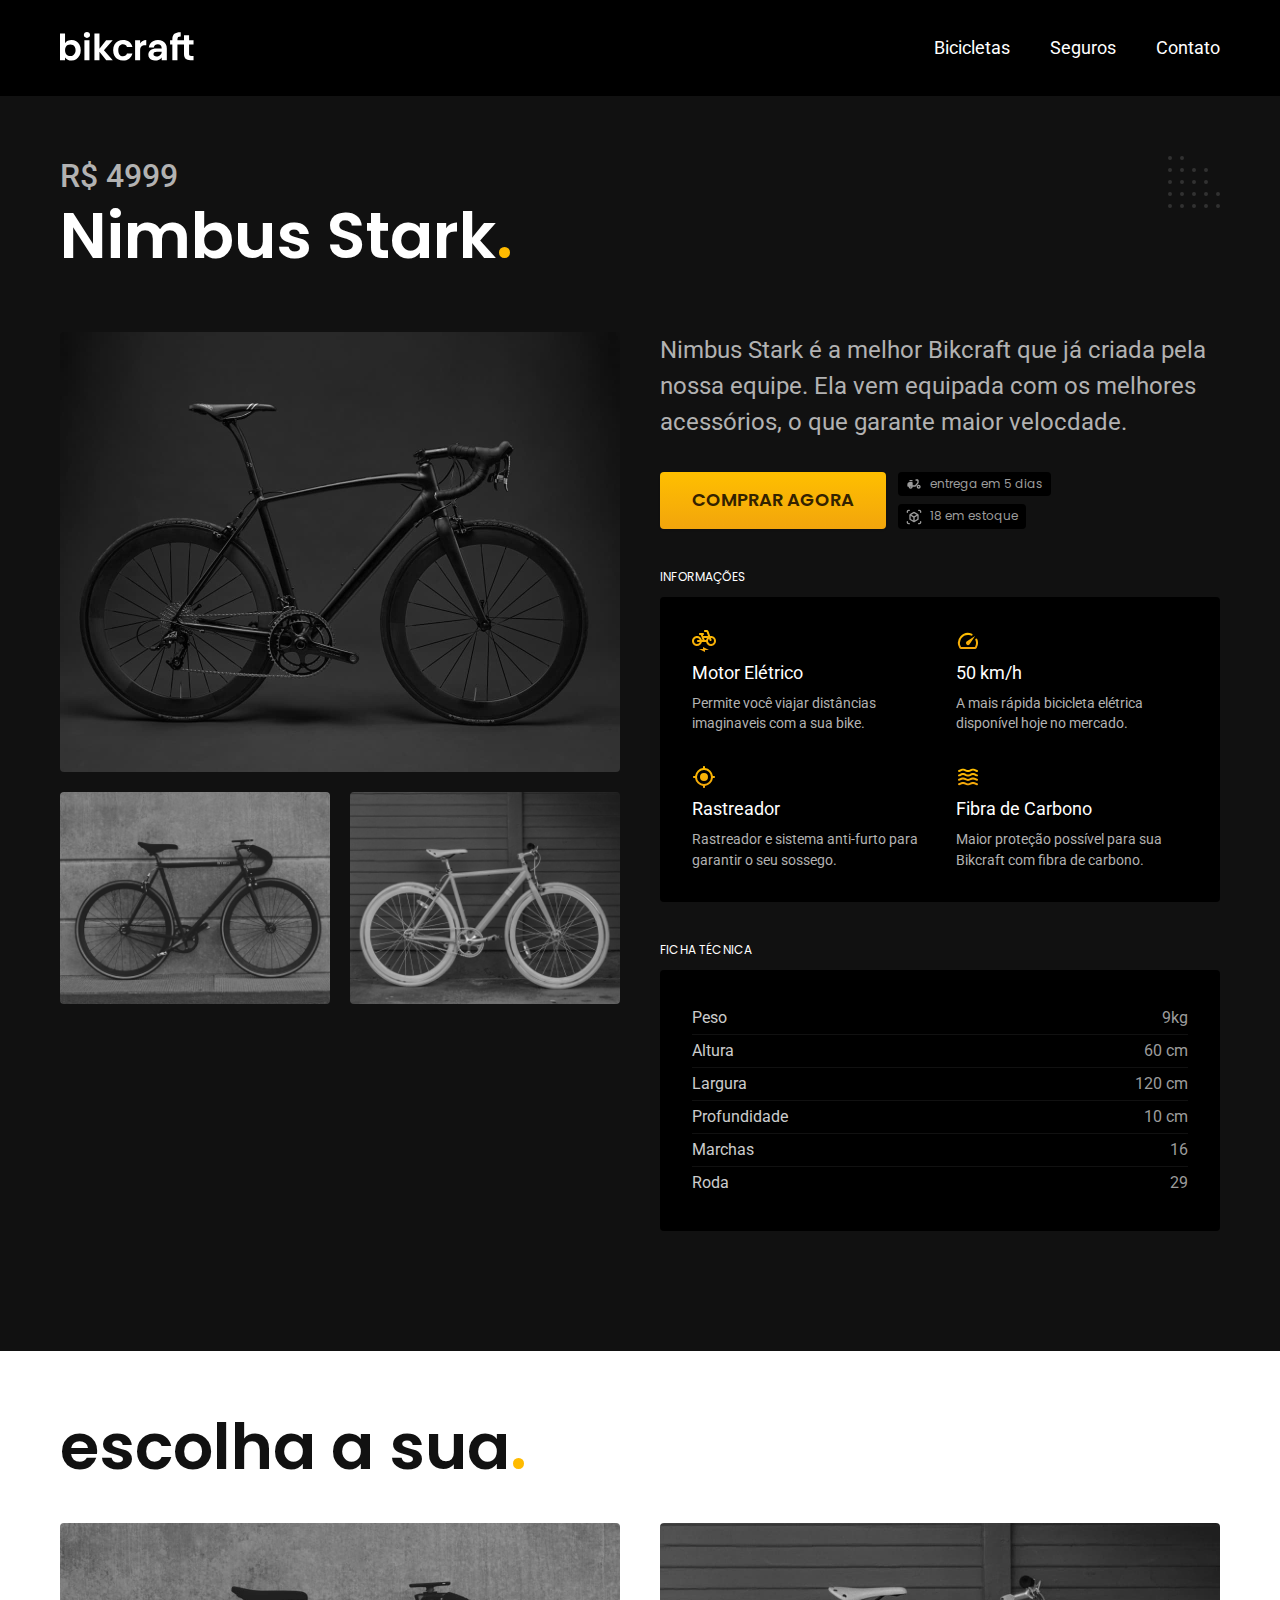
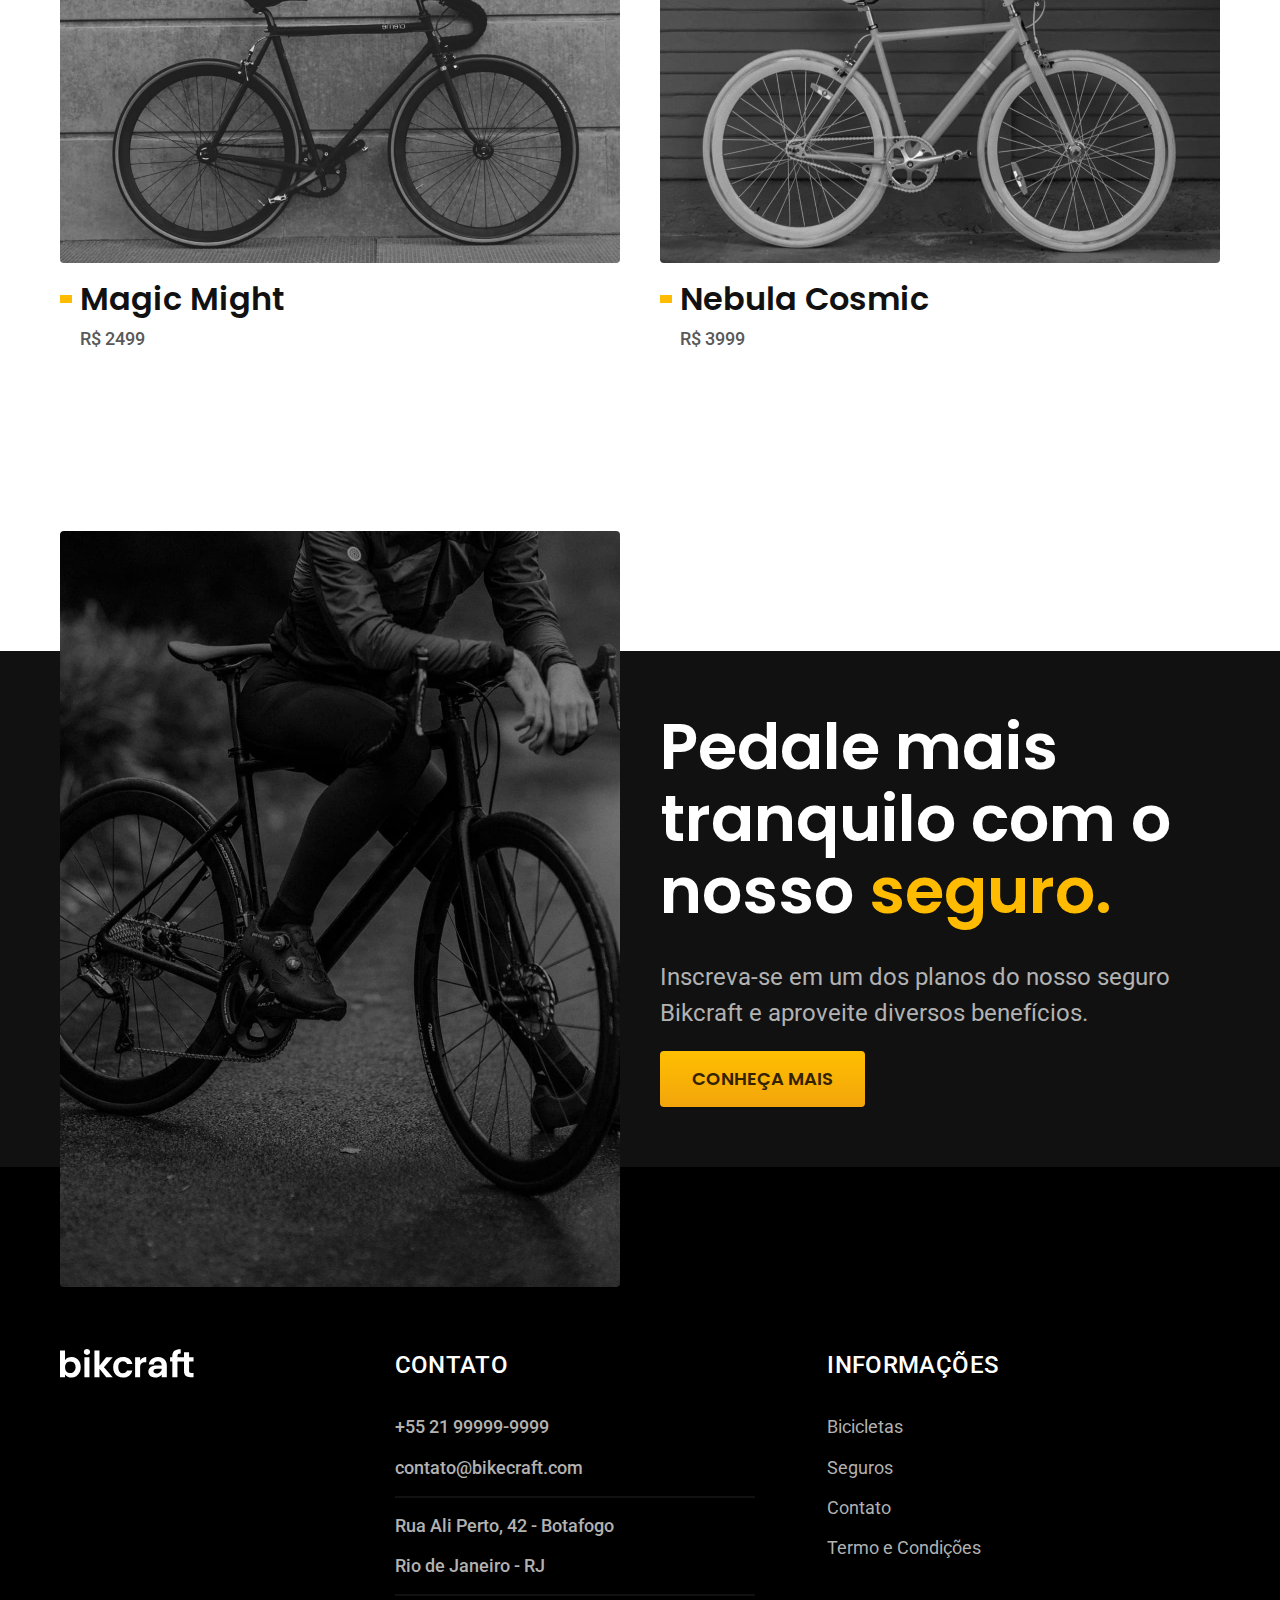
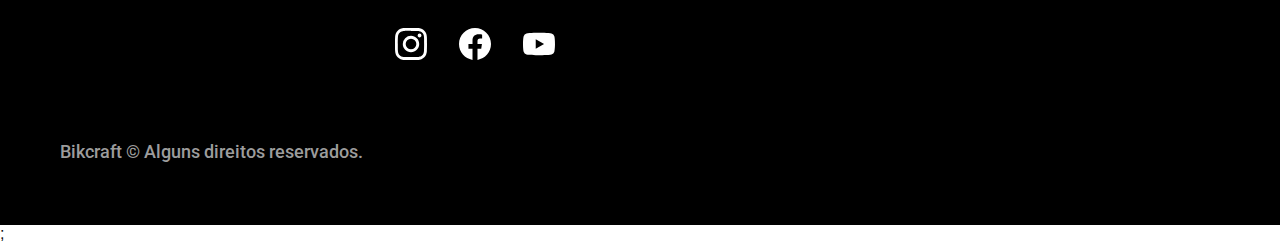
<file: bicicletas/nimbus.html>
<!DOCTYPE html>
<html lang="pt-br">

<head>
  <meta charset="UTF-8">
  <meta name="viewport" content="width=device-width, initial-scale=1.0">
  <title>Nimbus Stark - Bikcraft</title>
  <meta name="description" content="Bicicleta Ninbus Stark.">
  <link rel="icon" href="../favicon.svg" type="image/svg+xml">
  <link rel="preload" href="../css/style.min.css" as="style">
  <link rel="stylesheet" href="../css/style.min.css">

  <link rel="preconnect" href="https://fonts.googleapis.com">
  <link rel="preconnect" href="https://fonts.gstatic.com" crossorigin>
  <link href="https://fonts.googleapis.com/css2?family=Merriweather:ital,opsz,wght@1,18..144,900&family=Poppins:wght@400;600&family=Roboto:ital,wght@0,100..900;1,100..900&display=swap" rel="stylesheet">

  <script>
    document.documentElement.classList.add('js');
  </script>
</head>

<body id="bicicleta">
  <header class="header-bg">
    <div class="header container">
      <a href="../index.html">
        <svg width="136" height="32" fill="none" xmlns="http://www.w3.org/2000/svg">
          <path d="M5.04 13.196c.648-.96 1.536-1.74 2.664-2.34 1.152-.6 2.46-.9 3.924-.9 1.704 0 3.24.42 4.608 1.26 1.392.84 2.484 2.04 3.276 3.6.816 1.536 1.224 3.324 1.224 5.364s-.408 3.852-1.224 5.436c-.792 1.56-1.884 2.772-3.276 3.636-1.368.864-2.904 1.296-4.608 1.296-1.488 0-2.796-.288-3.924-.864-1.104-.6-1.992-1.368-2.664-2.304v2.844H0V3.584h5.04v9.612Zm10.548 6.984c0-1.2-.252-2.232-.756-3.096-.48-.888-1.128-1.56-1.944-2.016a5.104 5.104 0 0 0-2.592-.684c-.912 0-1.776.24-2.592.72-.792.456-1.44 1.128-1.944 2.016-.48.888-.72 1.932-.72 3.132 0 1.2.24 2.244.72 3.132.504.888 1.152 1.572 1.944 2.052.816.456 1.68.684 2.592.684.936 0 1.8-.24 2.592-.72.816-.48 1.464-1.164 1.944-2.052.504-.888.756-1.944.756-3.168ZM26.954 7.904c-.888 0-1.632-.276-2.232-.828-.576-.576-.864-1.284-.864-2.124 0-.84.288-1.536.864-2.088.6-.576 1.344-.864 2.232-.864.888 0 1.62.288 2.196.864.6.552.9 1.248.9 2.088 0 .84-.3 1.548-.9 2.124-.576.552-1.308.828-2.196.828Zm2.484 2.376v19.944h-5.04V10.28h5.04Zm16.788 19.944-6.768-8.496v8.496h-5.04V3.584h5.04V18.74l6.696-8.46h6.552l-8.784 10.008 8.856 9.936h-6.552Zm6.919-9.972c0-2.064.42-3.864 1.26-5.4.84-1.56 2.004-2.76 3.492-3.6 1.488-.864 3.192-1.296 5.112-1.296 2.472 0 4.512.624 6.12 1.872 1.632 1.224 2.724 2.952 3.276 5.184H66.97c-.288-.864-.78-1.536-1.476-2.016-.672-.504-1.512-.756-2.52-.756-1.44 0-2.58.528-3.42 1.584-.84 1.032-1.26 2.508-1.26 4.428 0 1.896.42 3.372 1.26 4.428.84 1.032 1.98 1.548 3.42 1.548 2.04 0 3.372-.912 3.996-2.736h5.436c-.552 2.16-1.644 3.876-3.276 5.148-1.632 1.272-3.672 1.908-6.12 1.908-1.92 0-3.624-.42-5.112-1.26a9.161 9.161 0 0 1-3.492-3.6c-.84-1.56-1.26-3.372-1.26-5.436h-.001Zm26.993-6.876a7.133 7.133 0 0 1 2.52-2.484c1.056-.6 2.256-.9 3.6-.9v5.292h-1.332c-1.584 0-2.784.372-3.6 1.116-.792.744-1.188 2.04-1.188 3.888v9.936h-5.04V10.28h5.04v3.096Zm21.574 14.004c-.552.912-1.452 1.68-2.7 2.304-1.248.6-2.592.9-4.032.9-1.248 0-2.376-.252-3.384-.756s-1.8-1.2-2.376-2.088c-.576-.888-.864-1.908-.864-3.06 0-1.848.684-3.36 2.052-4.536 1.392-1.176 3.468-1.764 6.228-1.764h5.076c-.048-1.272-.42-2.28-1.116-3.024-.672-.768-1.608-1.152-2.808-1.152-1.056 0-1.932.288-2.628.864-.696.552-1.14 1.332-1.332 2.34h-5.04c.24-1.44.756-2.724 1.548-3.852a8.143 8.143 0 0 1 3.168-2.664c1.32-.648 2.796-.972 4.428-.972 1.68 0 3.192.348 4.536 1.044a7.7 7.7 0 0 1 3.204 2.988c.768 1.296 1.152 2.82 1.152 4.572v11.7h-5.112V27.38Zm-5.256-.864c.84 0 1.656-.18 2.448-.54.816-.36 1.488-.9 2.016-1.62.528-.72.792-1.572.792-2.556v-.144h-4.788c-1.152 0-2.016.228-2.592.684-.552.456-.828 1.056-.828 1.8 0 .72.252 1.296.756 1.728.528.432 1.26.648 2.196.648Zm20.997-12.096v15.804h-5.112V14.42h-2.268v-4.14h2.268V9.272c0-2.448.696-4.248 2.088-5.4 1.392-1.152 3.492-1.692 6.3-1.62V6.5c-1.224-.024-2.076.18-2.556.612s-.72 1.212-.72 2.34v.828h6.55V5.348h5.076v4.932h4.464v4.14h-4.464v9.648c0 .672.156 1.164.468 1.476.336.288.888.432 1.656.432h2.34v4.248h-3.168c-4.248 0-6.372-2.064-6.372-6.192V14.42h-6.55Z" fill="#fff" />
        </svg>
      </a>
      <nav aria-label="primaria">
        <ul class="header-menu font-1-m cor-0">
          <li><a href="../bicicletas.html">Bicicletas</a></li>
          <li><a href="../seguros.html">Seguros</a></li>
          <li><a href="../contato.html">Contato</a></li>
        </ul>
      </nav>
    </div>
  </header>

  <main class="titulo-bg">
    <div class="titulo container fadeInDown" data-anime="200">
      <p class="font-2-xl cor-5">R$ 4999</p>
      <h1 class="font-1-xxl cor-0">Nimbus Stark<span class="cor-primaria-1">.</span></h1>
    </div>
    <div class="bicicleta container fadeInUp" data-anime="400">
      <div class="bicicleta-imagens">
        <img src="../img/bicicleta/nimbus1.jpg" width="1120" height="880" alt="Bicicleta  Nimbus">
        <img src="../img/bicicleta/nimbus2.jpg" width="1120" height="880" alt="Bicicleta  Nimbus">
        <img src="../img/bicicleta/nimbus3.jpg" width="1120" height="880" alt="Bicicleta  Nimbus">
      </div>

      <div class="bicicleta-conteudo">
        <p class="font-2-l cor-5">Nimbus Stark é a melhor Bikcraft que já criada pela nossa equipe. Ela vem equipada com os melhores acessórios, o que garante maior velocdade.</p>
        <div class="bicicleta-comprar">
          <a class="botao" href="../orcamento.html?tipo=bikcraft&produto=nimbus">Comprar Agora</a>
          <span class="font-1-xs cor-6"><img src="../img/icones/entrega.svg" width="16" height="16" alt=""> entrega em 5 dias</span>
          <span class="font-1-xs cor-6"><img src="../img/icones/estoque.svg" width="16" height="16" alt="">18 em estoque</span>
        </div>

        <h2 class="font-1-xs cor-0">Informações</h2>
        <ul class="bicicleta-informacoes">
          <li>
            <img src="../img/icones/eletrica.svg" width="32" height="32" alt="">
            <h3 class="font-1-m cor-0">Motor Elétrico</h3>
            <p class="font-2-xs cor-5">Permite você viajar distâncias imaginaveis com a sua bike.</p>
          </li>

          <li>
            <img src="../img/icones/velocidade.svg" width="32" height="32" alt="">
            <h3 class="font-1-m cor-0">50 km/h</h3>
            <p class="font-2-xs cor-5">A mais rápida bicicleta elétrica disponível hoje no mercado.</p>
          </li>

          <li>
            <img src="../img/icones/rastreador.svg" width="32" height="32" alt="">
            <h3 class="font-1-m cor-0">Rastreador</h3>
            <p class="font-2-xs cor-5">Rastreador e sistema anti-furto para garantir o seu sossego.</p>
          </li>

          <li>
            <img src="../img/icones/carbono.svg" width="32" height="32" alt="">
            <h3 class="font-1-m cor-0">Fibra de Carbono</h3>
            <p class="font-2-xs cor-5">Maior proteção possível para sua Bikcraft com fibra de carbono.</p>
          </li>
        </ul>

        <h2 class="font-1-xs cor-0">Ficha Técnica</h2>
        <ul class="bicicleta-ficha font-2-s cor-4">
          <li>Peso <span>9kg</span></li>
          <li>Altura <span>60 cm</span></li>
          <li>Largura <span>120 cm</span></li>
          <li>Profundidade <span>10 cm</span></li>
          <li>Marchas <span>16</span></li>
          <li>Roda<span>29</span></li>
        </ul>
      </div>
    </div>


  </main>

  <article class="bicicletas-lista container">
    <h2 class="font-1-xxl">escolha a sua<span class="cor-primaria-1">.</span></h2>

    <ul class="bicicletas-lista-itens">
      <li>
        <a href="./magic.html">
          <img src="../img/bicicletas/magic.jpg" width="1120" height="680" alt="Bicicleta Magic Might">
          <h3 class="font-1-xl">Magic Might</h3>
          <span class="font-2-m cor-8">R$ 2499</span>
        </a>
      </li>


      <li>
        <a href="./nebula.html">
          <img src="../img/bicicletas/nebula.jpg" width="1120" height="680" alt="Bicicleta Nebula Cosmic">
          <h3 class="font-1-xl">Nebula Cosmic</h3>
          <span class="font-2-m cor-8">R$ 3999</span>
        </a>
      </li>
    </ul>
  </article>

  <article class="bicicletas-seguro-bg">
    <div class="bicicletas-seguro container">
      <div class="bicicletas-seguro-imagem">
        <img src="../img/fotos/seguros.jpg" width="1360" height="1512" alt="Pessoa parada em cima de uma bicicleta">
      </div>
      <div class="bicicletas-seguro-conteudo">
        <h2 class="font-1-xxl cor-0">Pedale mais tranquilo com o nosso <span class="cor-primaria-1">seguro.</span></h2>
        <p class="font-2-l cor-5">Inscreva-se em um dos planos do nosso seguro Bikcraft e aproveite diversos benefícios.</p>
        <a href="../seguros.html" class="botao">Conheça Mais</a>
      </div>
    </div>
  </article>

  <footer class="footer-bg">
    <div class="footer container">
      <img src="../img/bikcraft.svg" width="136" height="32" alt="Bikcraft">
      <div class="footer-contato">
        <h3 class="font-2-l-b cor-0">Contato</h3>
        <ul class=" font-2-m cor-5">
          <li><a href="tel:+5521999999999">+55 21 99999-9999</a></li>
          <li><a href="mailto:contato@bikecraft.com
            ">contato@bikecraft.com</a></li>
          <li>Rua Ali Perto, 42 - Botafogo</li>
          <li>Rio de Janeiro - RJ</li>
        </ul>
        <div class="footer-redes">
          <a href="./"><img src="../img/redes/instagram.svg" width="32" height="32" alt="Instagram"></a>
          <a href="./"><img src="../img/redes/facebook.svg" width="32" height="32" alt="Facebook"></a>
          <a href="./"><img src="../img/redes/youtube.svg" width="32" height="32" alt="Youtube"></a>
        </div>
      </div>
      <div class="footer-informacoes">
        <h3 class="font-2-l-b cor-0">Informações</h3>
        <nav>
          <ul class="font-1-m cor-5">
            <li><a href="../bicicletas.html">Bicicletas</a></li>
            <li><a href="../seguros.html">Seguros</a></li>
            <li><a href="../contato.html">Contato</a></li>
            <li><a href="../termos.html">Termo e Condições</a></li>
          </ul>
        </nav>
      </div>
      <p class="footer-copy font-2-m cor-6">Bikcraft © Alguns direitos reservados.</p>
    </div>
  </footer>
  <script src="../js/plugins/simple-anime.js"></script>;
  <script src="../js/script.js"></script>

</body>

</html>
</file>
<file: css/style.min.css>
body{margin:0;font-family:Arial,Helvetica,sans-serif;color:#111}blockquote,dd,h1,h2,h3,h4,p,ul{margin:0}ul{padding:0;list-style:none}a{text-decoration:none;color:inherit}img{max-width:100%;height:auto;display:block}img[src$=".jpg"]{border-radius:4px}.font-1-xs{font:400 0.75rem/1.35 Poppins,sans-serif}.font-2-xs{font:400 0.875rem/1.43 Roboto,sans-serif}.font-1-s{font:400 1rem/1.5 Poppins,sans-serif}.font-2-s{font:400 1rem/1.5 Roboto,sans-serif}.font-1-m,.font-1-m-b{font:400 1.125rem/1.35 Roboto,sans-serif}.font-1-m-b{font-weight:600}.font-2-m{font:500 1.125rem/1.35 Roboto,sans-serif}.font-1-l{font:400 1.5rem/1.35 Poppins,sans-serif}.font-1-l-b{font:600 1.5rem/1.35 Poppins,sans-serif}.font-2-l,.font-2-l-b{font:400 1.5rem/1.5 Roboto,sans-serif}.font-2-l-b{letter-spacing:.015em;font-weight:500;text-transform:uppercase}.font-1-xl{font:600 2rem/1.25 Poppins,sans-serif}.font-2-xl{font:500 2rem/1.25 Roboto,sans-serif}.font-1-xxl{font:600 4rem/1.125 Poppins,sans-serif}@media (max-width:1200px){.font-1-xxl{font-size:3rem}.font-2-l,.font-2-l-b{font-size:1.125rem}}@media (max-width:800px){.font-1-xxl{font-size:2rem}.font-1-xl,.font-2-xl{font-size:1.5rem}}:root{--cor-0:#fff;--cor-1:#f7f7f7;--cor-2:#ededed;--cor-3:#dedede;--cor-4:#ccc;--cor-5:#b2b2b2;--cor-6:#9c9c9c;--cor-7:#717171;--cor-8:#595959;--cor-9:#404040;--cor-10:#2e2e2e;--cor-11:#111;--cor-12:#000;--cor-primaria-1:#ffbb00;--cor-primaria-2:#E4A30B;--cor-primaria-3:#A66f00;--cor-primaria-4:#664400;--cor-primaria-5:#332200}.cor-0{color:var(--cor-0)}.cor-1{color:var(--cor-1)}.cor-2{color:var(--cor-2)}.cor-3{color:var(--cor-3)}.cor-4{color:var(--cor-4)}.cor-5{color:var(--cor-5)}.cor-6{color:var(--cor-6)}.cor-7{color:var(--cor-7)}.cor-8{color:var(--cor-8)}.cor-9{color:var(--cor-9)}.cor-10{color:var(--cor-10)}.cor-11{color:var(--cor-11)}.cor-12{color:var(--cor-12)}.cor-primaria-1{color:var(--cor-primaria-1)}.cor-primaria-2{color:var(--cor-primaria-2)}.cor-primaria-2{color:var(--cor-primaria-2)}.cor-primaria-3{color:var(--cor-primaria-3)}.cor-primaria-4{color:var(--cor-primaria-4)}.cor-primaria-5{color:var(--cor-primaria-5)}.js .fadeInDown{transform:translate3d(0,-20px,0)}.js .fadeInUp{transform:translate3d(0,20px,0)}.js .fadeInRight{transform:translate3d(20px,0,0)}.js .fadeInLeft{transform:translate3d(-20px,0,0)}.js [data-anime]{opacity:0}.js .anime{opacity:1;transform:none;transition:transform .8s,opacity .8s}.header-bg{background:var(--cor-12)}.header{display:flex;flex-wrap:wrap;gap:1.25rem;justify-content:space-between;align-items:center;padding-top:1.25rem;padding-bottom:1.25rem}.header-menu{display:flex;gap:2.5rem}.header-menu a{padding:1rem 0;display:inline-block;position:relative}.header-menu a:after{content:"";display:block;height:2px;width:0%;background:var(--cor-0);margin-top:4px;transition:.3s;position:absolute}.header-menu a.ativo::after,.header-menu a:hover::after{width:100%}@media (max-width:800px){.header-menu{gap:1.25rem}.header-menu a{background:var(--cor-11);padding:.75rem 1rem;border-radius:5px}.header-menu a:hover{background:var(--cor-10);transition:.3s}.header-menu a::after{display:none}}@media (max-width:600px){.header-menu{gap:.75rem}.header-menu a{padding:.5rem .75rem;font-size:.875}}.footer-bg{background-color:var(--cor-12)}.footer{display:grid;grid-template-columns:3fr 4fr 4fr;gap:2.5rem;padding-top:3.75rem;padding-bottom:3.75rem}.footer h3{margin-bottom:2rem}.footer-contato ul{margin-bottom:2rem}.footer-contato li:nth-child(2n):after{content:"";display:block;max-width:360px;height:2px;background-color:var(--cor-11);margin-top:1rem}.footer li{margin-bottom:1rem}.footer-redes{display:flex;gap:2rem}.footer a:hover{color:var(--cor-0);transition:.3s}.footer-copy{grid-column:1/-1;margin-top:2.5rem}@media (max-width:800px){.footer>img{display:none}.footer{grid-template-columns:1fr 1fr}}@media (max-width:600px){.footer{grid-template-columns:1fr;gap:3.75rem}.footer-copy{margin-top:0}}.container{box-sizing:border-box;max-width:1200px;padding-left:1.25rem;padding-right:1.25rem;margin-left:auto;margin-right:auto}.botao{display:inline-block;padding:1rem 2rem;background:linear-gradient(#ffbf00,#f2a50c);border-radius:4px;box-shadow:0 1px 2px rgba(0,0,0,.1);text-transform:uppercase;color:var(--cor-primaria-5);font:600 1.125rem/1.35 Poppins,sans-serif;max-width:max-content;border:none;cursor:pointer}.botao:hover{background:linear-gradient(#ffb60d,#e59317)}.botao.secundario{background:var(--cor-10);color:var(--cor-2)}.botao.secundario:hover{background:var(--cor-9)}.botao.seta{display:flex;align-items:center}.botao.seta::after{content:"";display:inline-block;width:18px;height:10px;margin-left:12px;background:url("../img/icones/seta.svg");transition:.3s}.botao.seta:hover::after{transform:translateX(4px)}@media (max-width:600px){.botao{padding:.75rem 1rem;font-size:1rem}}.link{display:inline-block;color:var(--cor-primaria-1);font:500 1.5rem/1.5 Poppins,sans-serif;text-transform:uppercase;transition:color .3s}.link::after{content:"";display:block;width:100%;height:4px;background-color:currentColor}.link:hover{color:var(--cor-0)}.titulo-bg{padding-top:3.75rem;padding-bottom:3.75rem;background-color:var(--cor-11)}.titulo{background:url("../img/dec/top-right.svg") no-repeat top right 20px}.titulo p{margin-bottom:.25rem}@media (max-width:800px){.titulo{padding-top:2.5rem;padding-bottom:2.5rem}.titulo p{font-size:1rem;text-transform:lowercase;font-weight:400}}.form{display:grid;grid-template-columns:1fr 1fr;gap:1.25rem}.form label{display:block;font:400 1rem/1.5 Poppins,sans-serif;margin-bottom:.25rem}.form .col-2{grid-column:span 2}.form input[type=email],.form input[type=text],.form textarea{font:400 1rem/1.5 Roboto,sanns-serif;background:var(--cor-1);border:1px solid var(--cor-2);padding:.75rem;border-radius:4px;width:100%;box-sizing:border-box}.form input[type=email]:focus,.form input[type=text]:focus,.form textarea:focus{outline:0;border-color:var(--cor-primaria-1);background:var(--cor-0);box-shadow:0 0 0 2px #fea}@media (max-width:600px){.form{grid-template-columns:1fr}.form .col-2{grid-column:1}}.introducao-bg{background:var(--cor-12) url("../img/dec/bottom-left.svg") no-repeat bottom 160px left 20px;box-shadow:inset 0 -120px 0 #fff}.introducao{display:grid;grid-template-columns:repeat(2,1fr);gap:0 2.5rem}.introducao-conteudo{align-self:end;padding-bottom:12.5rem}.introducao img{height:100%;width:100%;object-fit:cover;border-radius:4px}.introducao h1{margin-bottom:2rem}.introducao h1 span{color:var(--cor-primary-1)}.introducao p{margin-bottom:1.25rem}@media (max-width:800px){.introducao-bg{background:var(--cor-11);padding-top:2.5rem;box-shadow:inset 0 -60px #fff}.introducao{grid-template-columns:1fr;gap:2rem}.introducao-conteudo{padding-bottom:0}.introducao h1{margin-bottom:1rem}.introducao img{height:300px;width:100%}}.tecnologia-bg{background:var(--cor-11);box-shadow:inset 0 80px var(--cor-0),inset 0 -80px var(--cor-0)}.tecnologia{display:grid;grid-template-columns:1fr 1fr;gap:2.5rem}.tecnologia-imagem img{height:100%;width:100%;object-fit:cover;object-position:left}.tecnologia-conteudo{padding-top:10rem;padding-bottom:10rem}.tecnologia-conteudo>span{display:block;margin-bottom:1.25rem}.tecnologia-conteudo h2{display:block;margin-bottom:2rem}.tecnologia-conteudo>p{margin-bottom:1.25rem}.tecnologia a{margin-bottom:5rem}.tecnologia-vantagens{display:flex;gap:2.5rem}.tecnologia-vantagens h3{margin-bottom:.5rem;width:max-content}.tecnologia-vantagens img{width:24px;margin-bottom:.5rem}@media (max-width:800px){.tecnologia-bg{box-shadow:initial}.tecnologia{grid-template-columns:1fr}.tecnologia-conteudo{padding-top:3.75rem;padding-bottom:3.75rem}.tecnologia-imagem{display:none}.tecnologia a{margin-bottom:3.75rem}}@media (max-width:600px){.tecnologia-vantagens{flex-direction:column}}.parceiros{padding-top:3.75rem;padding-bottom:7.5rem}.parceiros h2{margin-bottom:3.75rem}.parceiros ul{padding:0 1.25rem;max-width:1400px;display:grid;grid-template-columns:repeat(4,1fr);margin:0 auto}.parceiros li{display:flex;padding:2rem;border-left:2px solid var(--cor-2)}.parceiros img{margin:auto}.parceiros li:first-child,.parceiros li:nth-child(5){border-left:none}.parceiros li:nth-child(n+5){border-top:2px solid var(--cor-2)}@media (max-width:800px){.parceiros{padding-bottom:3.75rem}.parceiros h2{margin-bottom:1.25rem}.parceiros ul{grid-template-columns:repeat(2,1fr)}.parceiros li{padding:1.25rem}.parceiros li:nth-child(n+3){border-top:2px solid var(--cor-2)}.parceiros li:nth-child(odd){border-left:none}}.depoimento{display:grid;grid-template-columns:repeat(2,1fr);background-color:var(--cor-primaria-1);overflow:hidden}.depoimento img{width:100%;height:100%;object-fit:cover;border-radius:0}.depoimento-conteudo{padding:2.5rem 2.5rem 5rem 5rem;align-self:end;background:url("../img/dec/bottom-right-p.svg") no-repeat bottom 40px right 40px}.depoimento-conteudo p{max-width:32ch;font-family:Merriweather,serif;font-style:italic;font-weight:900;margin-bottom:2rem;position:relative}.depoimento p::after,.depoimento p::before{font-size:5rem;color:var(--cor-primaria-2);position:absolute}.depoimento p::before{content:"“";left:-50px;top:-20px}.depoimento p::after{content:"”"}@media (min-width:1200px){.depoimento img{max-height:520px}}@media (max-width:800px){.depoimento{grid-template-columns:1fr;text-align:center}.depoimento img{max-height:200px}.depoimento-conteudo{padding:2.5rem 1.25rem;justify-self:center}}.bicicletas-lista{padding-top:3.75rem;padding-bottom:7.5rem}.bicicletas-lista h2{margin-bottom:2.5rem}.bicicletas-lista-itens{display:flex;gap:2.5rem;padding:0 1.25rem 1.25rem 1.25rem;margin-bottom:2.5rem;max-width:1400px;margin-left:auto;margin-right:auto;overflow-x:auto}#bicicleta .bicicletas-lista-itens{padding:0 0 1.25rem 0}.bicicletas-lista-itens li{min-width:280px}.bicicletas-lista a{display:block}.bicicletas-lista img{margin-bottom:1rem}.bicicletas-lista h3{margin-bottom:.5rem;display:flex;align-items:center}.bicicletas-lista h3::before{content:"";display:inline-block;background:var(--cor-primaria-1);height:8px;width:12px;margin-right:8px;transition:width .2s}.bicicletas-lista a:hover h3::before{width:24px}.bicicletas-lista-itens li span{padding-left:1.25rem}@media (max-width:800px){.bicicletas-lista{padding-bottom:3.75rem}.bicicletas-lista-itens{gap:1.25rem}}.bicicletas-bg{background-image:linear-gradient(to right,var(--cor-0) 30%,var(--cor-11) 0)}.bicicletas{display:grid;grid-template-columns:1fr 1fr;gap:2.5rem;padding-top:3.75rem;padding-bottom:3.75rem;background:url("../img/dec/top-right.svg") no-repeat top 40px right 20px}.bicicletas-imagem{display:grid}.bicicletas-imagem img{grid-area:1/1}.bicicletas-imagem span{grid-area:1/1;place-self:start end;margin-top:1.25rem;display:inline-block;background-color:var(--cor-12);padding:.5rem 1rem .5rem .5rem;border-radius:4px 0 0 4px}.bicicletas-conteudo{display:grid;grid-template-columns:1fr auto;align-content:start}.bicicletas-conteudo h2,.bicicletas-conteudo p{grid-column:1/-1}.bicicletas-conteudo h2{margin-bottom:1.25rem}.bicicletas-conteudo h2::before{content:"";display:block;width:12px;height:8px;background-color:var(--cor-primaria-1);margin-bottom:8px}.bicicletas-conteudo p{margin-bottom:2rem}.bicicletas-conteudo a{place-self:end}.bicicletas-conteudo li{display:flex;align-items:center;gap:.5rem}.bicicletas ul{display:grid;gap:1rem}.bicicletas-conteudo img{width:1.5rem}@media (max-width:800px){.bicicletas-bg{background:var(--cor-11)}.bicicletas{grid-template-columns:1fr;gap:1.25rem;padding-top:2.5rem;padding-bottom:2.5rem}}@media (max-width:600px){.bicicletas-conteudo{grid-template-columns:1fr}.bicicletas ul{font-size:1rem;grid-template-columns:1fr 1fr;margin-bottom:2rem}.bicicletas a{place-self:start}}.bicicleta{display:grid;grid-template-columns:1fr 1fr;align-items:start;gap:2.5rem;padding-top:3.75rem;padding-bottom:3.75rem}.bicicleta-imagens{display:flex;flex-wrap:wrap;gap:20px}#bicicleta .titulo p{text-transform:uppercase}.bicicleta-imagens img{flex:1;min-width:200px}.bicicleta-imagens img:first-child{min-width:100%}.bicicleta-conteudo>p{margin-bottom:2rem}.bicicleta-comprar{display:grid;grid-template-columns:max-content auto;align-items:center;justify-items:start;gap:.5rem .75rem;margin-bottom:2.5rem}.bicicleta-comprar a{grid-row:span 2}.bicicleta-comprar span{display:flex;align-items:center;background-color:var(--cor-12);gap:.5rem;padding:.25rem .5rem;border-radius:4px}.bicicleta-conteudo h2{text-transform:uppercase;letter-spacing:.015em;margin-bottom:.75rem}.bicicleta-ficha,.bicicleta-informacoes{padding:2rem;background-color:var(--cor-12);border-radius:4px}.bicicleta-informacoes{margin-bottom:2.5rem;display:grid;grid-template-columns:1fr 1fr;gap:2rem}.bicicleta-informacoes img{width:24px;margin-bottom:.5rem}.bicicleta-informacoes h3{margin-bottom:.5rem}.bicicleta-ficha li{padding:.25rem 0;display:flex;justify-content:space-between;border-bottom:1px solid var(--cor-11)}.bicicleta-ficha li:last-child{border-bottom:none}.bicicleta-ficha span{color:var(--cor-6)}@media (max-width:800px){.bicicleta{grid-template-columns:1fr;padding-top:2.5rem;padding-bottom:2.5rem}.bicicleta-imagens{grid-row:2}}@media (max-width:400px){.bicicleta-comprar{grid-template-columns:1fr}.bicicleta-informacoes{grid-template-columns:1fr}}.bicicletas-seguro-bg{background-color:var(--cor-11);box-shadow:inset 0 120px var(--cor-0),inset 0 -120px var(--cor-12)}.bicicletas-seguro{display:grid;grid-template-columns:1fr 1fr;gap:2.5rem}.bicicletas-seguro-imagem img{width:100%;height:100%;object-fit:cover}.bicicletas-seguro-conteudo{padding-top:11.25rem;padding-bottom:11.25rem}.bicicletas-seguro h2{margin-bottom:2rem}.bicicletas-seguro p{margin-bottom:1.25rem}@media (max-width:800px){.bicicletas-seguro-bg{box-shadow:inset 0 -60px var(--cor-12)}.bicicletas-seguro{grid-template-columns:1fr}.bicicletas-seguro-conteudo{grid-row:1;padding-top:2.5rem;padding-bottom:0}}.seguros-bg{background-color:var(--cor-11)}.seguros{padding-top:3.75rem;padding-bottom:3.75rem;display:grid;grid-template-columns:repeat(2,1fr);gap:2.5rem;align-items:center}#seguros .seguros{padding-top:0}.seguros h2{grid-column:1/-1}.seguros-item{background-color:var(--cor-12);padding:2rem 2rem 2rem 3.75rem;display:grid;grid-template-columns:1fr auto;border-radius:4px}.seguros-item h3{margin-bottom:2.5rem}.seguros-item span{grid-column:2;display:block;text-align:right}.seguros-item ul{grid-column:1/-1;margin-bottom:2rem}.seguros-item li{display:flex;align-items:center;position:relative}.seguros-item li+li{margin-top:1.25rem}.seguros-item li::before{content:"";display:inline-block;width:13px;height:9px;background-image:url("../img/icones/lista.svg");left:-21px;position:absolute}.seguros-item a{grid-column:1/-1}@media (max-width:800px){.seguros{grid-template-columns:1fr}}.vantagens-bg{background-color:var(--cor-12)}.vantagens{padding-top:7.5rem;padding-bottom:7.5rem}.vantagens h2{margin-bottom:3.75rem}.vantagens ul{display:grid;grid-template-columns:repeat(auto-fit,minmax(280px,max-content));gap:2.5rem 5rem}.vantagens h3,.vantagens img{margin-bottom:.5rem}@media (max-width:800px){.vantagens{padding-top:3.75rem;padding-bottom:3.75rem}.vantagens h2{margin-bottom:2.5rem}.vantagens ul{gap:1.25rem}}.perguntas{padding-top:7.5rem;padding-bottom:7.5rem}.perguntas h2{margin-bottom:3.75rem}.perguntas dl>div{padding:1.25rem;border-radius:4px}.perguntas dl>div:nth-child(odd){background-color:var(--cor-1)}.perguntas button{display:grid;grid-template-columns:auto 1fr auto;align-items:center;gap:.5rem;cursor:pointer;border:none;background:0 0;width:100%;text-align:left}.perguntas button::before{content:"";display:inline-block;width:12px;height:8px;background-color:var(--cor-primaria-1)}.perguntas button::after{content:"";display:inline-block;width:14px;height:6px;background:url("../img/icones/seta-abrir.svg");transition:.3s}.perguntas button:hover::after,.perguntas button[aria-expanded=true]::after{transform:rotate(180deg)}.js .perguntas dd{display:none}.js .perguntas dd.ativa{display:block}.perguntas dd{padding-left:1.25rem;padding-top:1rem;max-width:80ch}@media (max-width:800px){.perguntas{padding-top:3.75rem;padding-bottom:3.75rem}.perguntas h2{margin-bottom:2.5rem}}#contato{background:linear-gradient(var(--cor-11) 600px,var(--cor-0) 0)}.contato{display:grid;grid-template-columns:5fr 7fr}.contato-dados,.contato-formulario{padding:3.75rem;box-shadow:0 1px 2px rgba(0,0,0,.1)}.contato-dados{background:var(--cor-12) url("../img/dec/bottom-left.svg") no-repeat bottom 20px left 20px;border-radius:5px 0 0 5px}.contato-formulario{background:var(--cor-0) url("../img/dec/bottom-right.svg") no-repeat bottom 20px right 20px;border-radius:0 5px 5px 0}.contato-dados h2{margin-bottom:3.75rem}.contato-endereco{margin-bottom:2rem;padding-left:1.75rem;background:url("../img/icones/local.svg") no-repeat 0 2px}.contato-endereco p{margin-bottom:.5rem}.contato-meios a{display:block;max-width:max-content;margin-bottom:.5rem;padding-left:1.75rem;transition:color .3s}.contato-meios a:hover{color:var(--cor-0)}.contato-meios a:first-child{background:url("../img/icones/email.svg") no-repeat 0 2px}.contato-meios a:nth-child(2){margin-bottom:2rem}.contato-meios a:nth-child(3){background:url("../img/icones/telefone.svg") no-repeat 0 2px;margin-bottom:3.75rem}.contato-redes{display:flex;gap:2rem;padding-left:1.75rem}@media (max-width:800px){.contato{grid-template-columns:1fr}.contato-dados,.contato-formulario{padding:1.25rem}.contato-dados{border-radius:5px 5px 0 0;background:var(--cor-12)}.contato-dados h2,.contato-meios a:nth-child(3){margin-bottom:2rem}.contato-formulario{border-radius:0 0 5px 5px}.contato-redes{margin-bottom:.75rem}}.lojas{display:grid;grid-template-columns:1fr 1fr;gap:0 2.5rem;padding-top:7.5rem;padding-bottom:7.5rem}.lojas h2{grid-column:1/-1;margin-bottom:3.75rem}.lojas img{border-radius:4px 4px 0 0}.lojas-item{border-radius:4px;background:var(--cor-0);box-shadow:0 1px 2px rgba(0,0,0,.1)}.lojas-conteudo{display:grid;grid-template-columns:1fr 1fr;gap:2rem 1rem;padding:2rem}.lojas-conteudo h3,.lojas-tempo{grid-column:1/-1}.lojas-dados{display:grid;gap:.5rem;border-left:2px solid var(--cor-2);padding-left:.75rem}.lojas-tempo{display:flex;align-items:center;gap:.5rem}@media (max-width:800px){.lojas{gap:1.25rem;padding-top:3.75rem;padding-bottom:3.75rem}.lojas h2{margin-bottom:2rem}.lojas-conteudo{grid-template-columns:1fr}}@media (max-width:600px){.lojas{grid-template-columns:1fr}}#orcamento{background:linear-gradient(var(--cor-11) 600px,var(--cor-0) 0)}.orcamento{display:grid;grid-template-columns:5fr 7fr;padding-bottom:7.5rem}.orcamento h2{text-transform:uppercase;position:relative;display:flex;align-items:center}.orcamento h2::before{content:"";display:inline-block;width:4px;height:8px;background-color:var(--cor-primaria-1);position:absolute;left:-12px}.orcamento-dados,.orcamento-produto{padding:3.75rem;box-shadow:0 1px 2px rgba(0,0,0,.1)}.orcamento-produto{border-radius:5px 0 0 5px;background:var(--cor-12) url("../img/dec/bottom-left.svg") no-repeat bottom 20px left 20px;display:grid;grid-template-columns:1fr 1fr;align-content:start;gap:1.25rem}.orcamento-produto>*{grid-column:1/-1}.orcamento-produto>label{grid-column:initial}.orcamento-produto label{font:400 1rem/1.5 Poppins,sans-serif;color:var(--cor-4);background-color:var(--cor-10);padding:.75rem 1rem;border-radius:4px;cursor:pointer;transition:.3s;display:grid;grid-template-columns:auto 1fr auto;align-items:center;border:1px solid transparent}.orcamento-produto input:checked+label{background:var(--cor-0);color:var(--cor-11)}.orcamento-produto label::before{content:"";display:inline-block;box-sizing:border-box;width:12px;height:12px;border:1px solid var(--cor-6);border-radius:50%;margin-right:8px}.orcamento-produto input:checked+label::before{border-color:var(--cor-7);box-shadow:inset 0 0 0 3px var(--cor-0),inset 0 0 0 6px var(--cor-7)}.orcamento-produto label:hover{background-color:var(--cor-9);border-color:var(--cor-9)}.orcamento-produto input:focus+label{box-shadow:0 0 0 2px var(--cor-primaria-1);border-color:var(--cor-12)}.orcamento-produto label span{display:none}.orcamento-produto input:checked+label span{display:inline-block}.orcamento-produto input{opacity:0;position:absolute;pointer-events:none}.orcamento-dados{border-radius:0 5px 5px 0;background:var(--cor-0) url("../img/dec/bottom-right.svg") no-repeat bottom 20px right 20px}.orcamento-conteudo{display:none}.orcamento-conteudo h2,.orcamento-dados h2:nth-of-type(n+2){margin-top:1.25rem}#bikcraft:checked~#orcamento-bikcraft,#seguro:checked~#orcamento-seguro{display:grid;gap:1.25rem}.orcamento-detalhes{display:none;background:var(--cor-0);padding:1.25rem;grid-template-columns:1fr 1fr;border-radius:4px;align-items:center}.orcamento-detalhes li{display:flex;align-items:center;margin-bottom:.5rem}.orcamento-detalhes li img{width:16px;height:16px;margin-right:.5rem}.orcamento-produto input:checked+label+.orcamento-detalhes{display:grid}@media (max-width:1200px){.orcamento-dados,.orcamento-produto{padding:2rem}}@media (max-width:800px){.orcamento{grid-template-columns:1fr}.orcamento-produto{border-radius:5px 5px 0 0;background:var(--cor-12)}.orcamento-dados{border-radius:0 0 5px 5px}}@media (max-width:400px){.orcamento-produto{grid-template-columns:1fr}}.termos{padding-top:5rem;padding-bottom:5rem}.termos h2{margin-bottom:1.25rem}.termos p+h2{margin-top:2.5rem}.termos p{max-width:75ch;margin-bottom:1.5rem}
</file>
<file: css/style.css>
@import "./global/global.css"; /* CSS reset */
@import "./utilidades/tipografia.css";
@import "./utilidades/cores.css";

@import "./global/header.css";
@import "./global/footer.css";

/* Utilidades */
@import "./utilidades/componentes.css";

/* Home */
@import "./home/introducao.css";
@import "./home/tecnologia.css";
@import "./home/parceiros.css";
@import "./home/depoimento.css";

/* Bicicletas */
@import "./bicicletas/bicicletas-lista.css";
@import "./bicicletas/bicicletas.css";

/* Seguros */
@import "./seguros/seguro.css";

/* Termos */
@import "./termos/termos.css";
</file>
